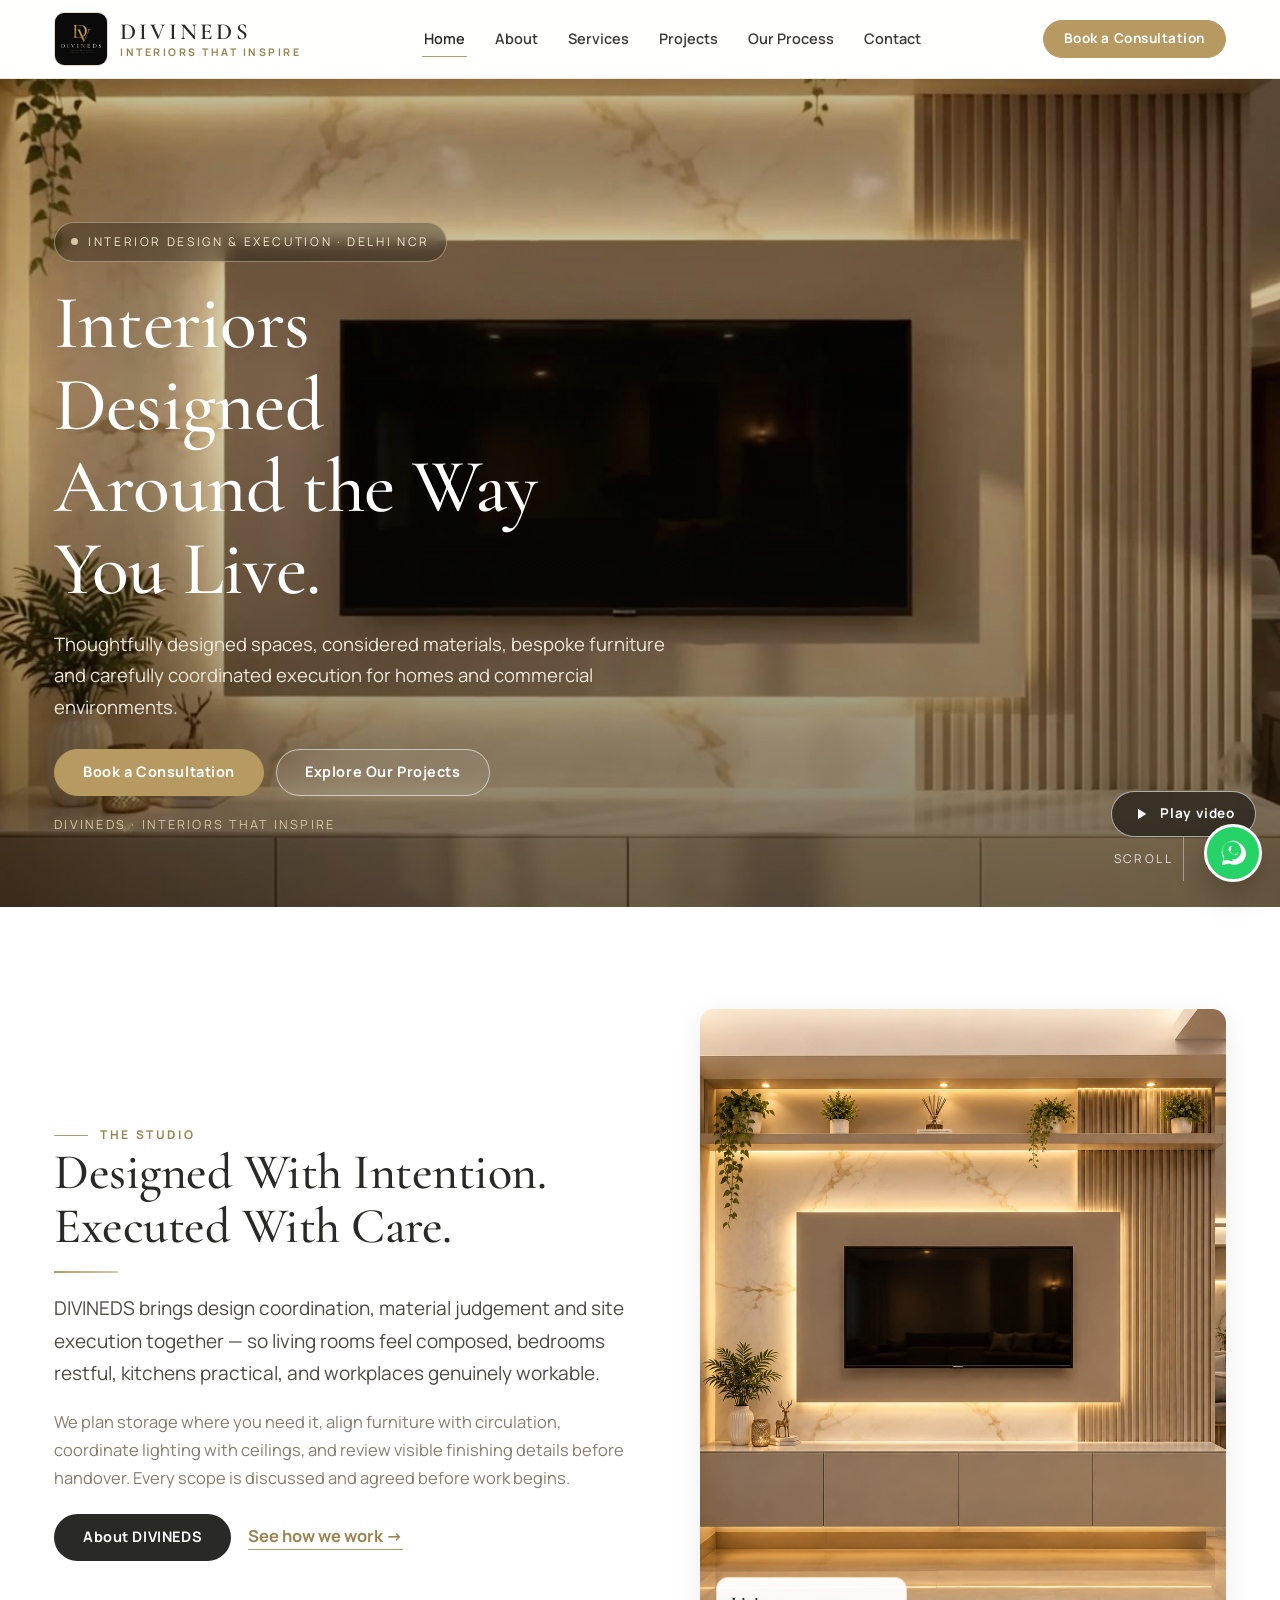
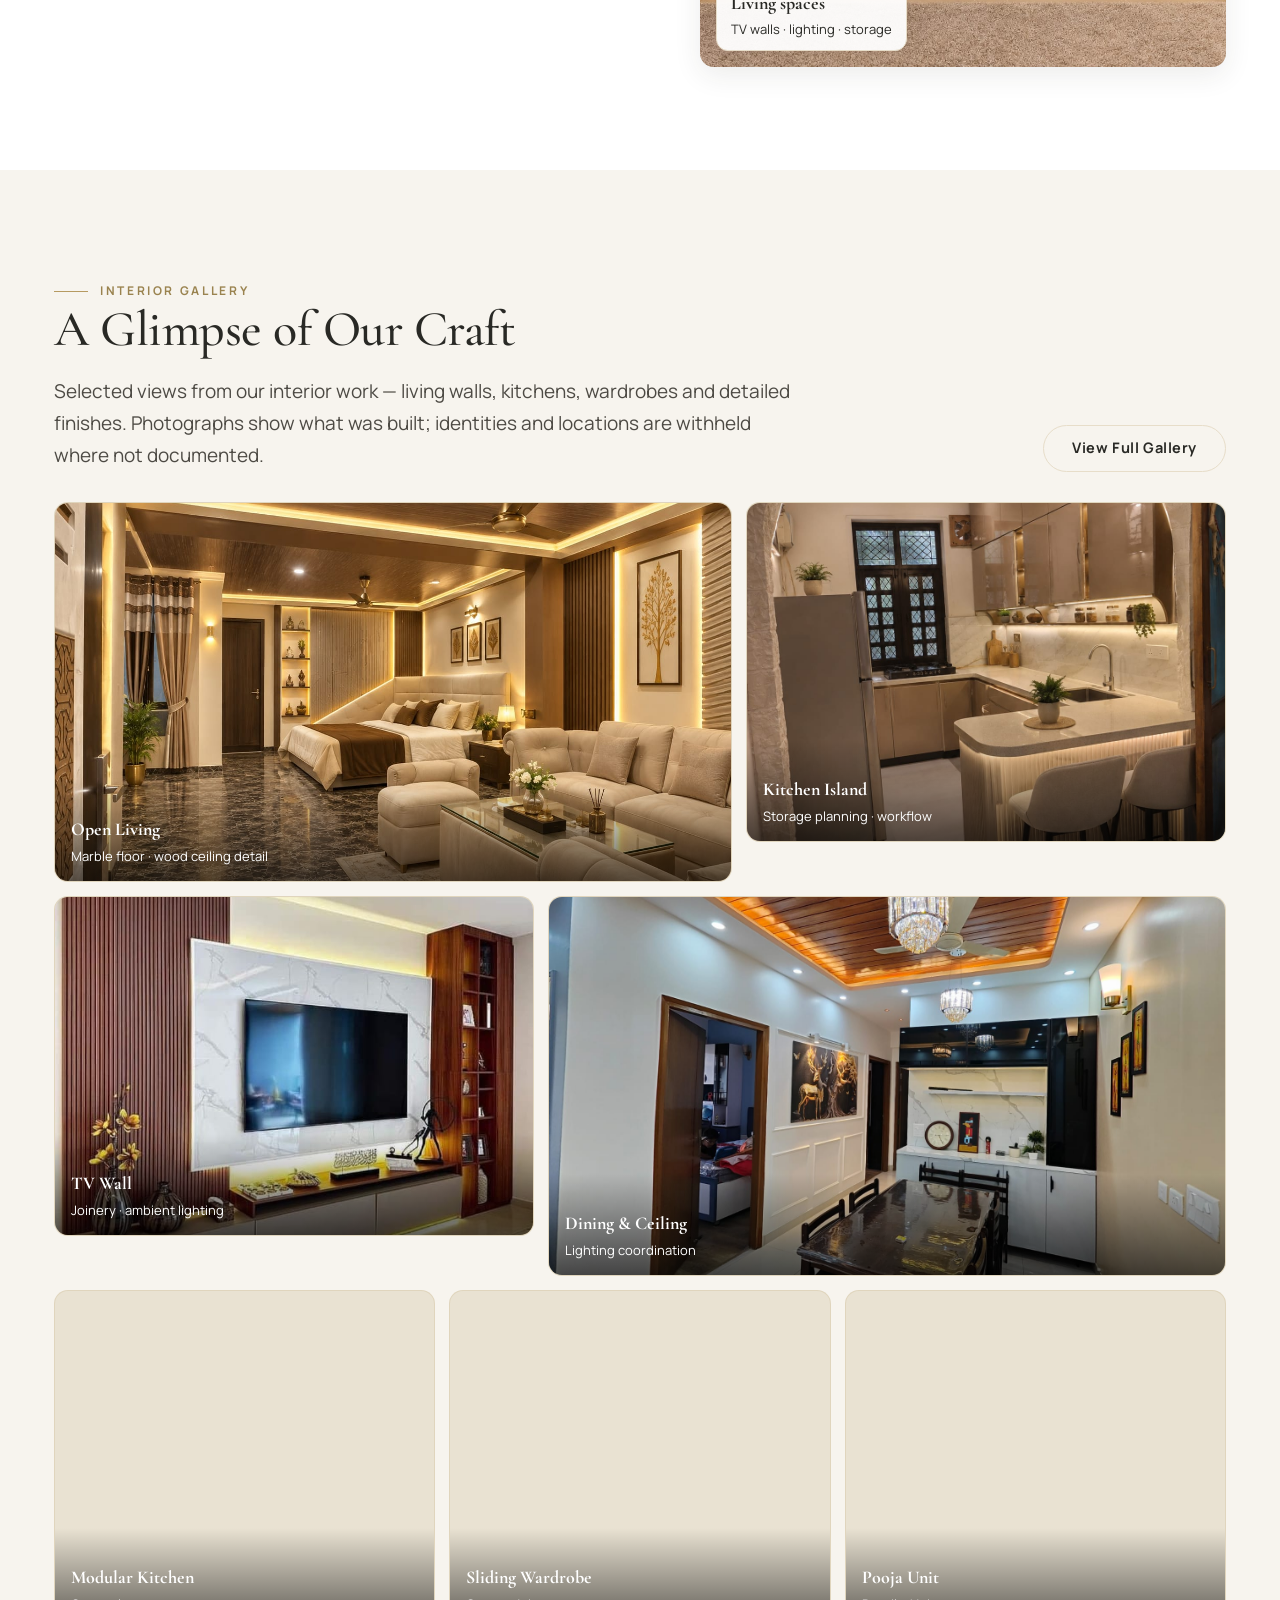
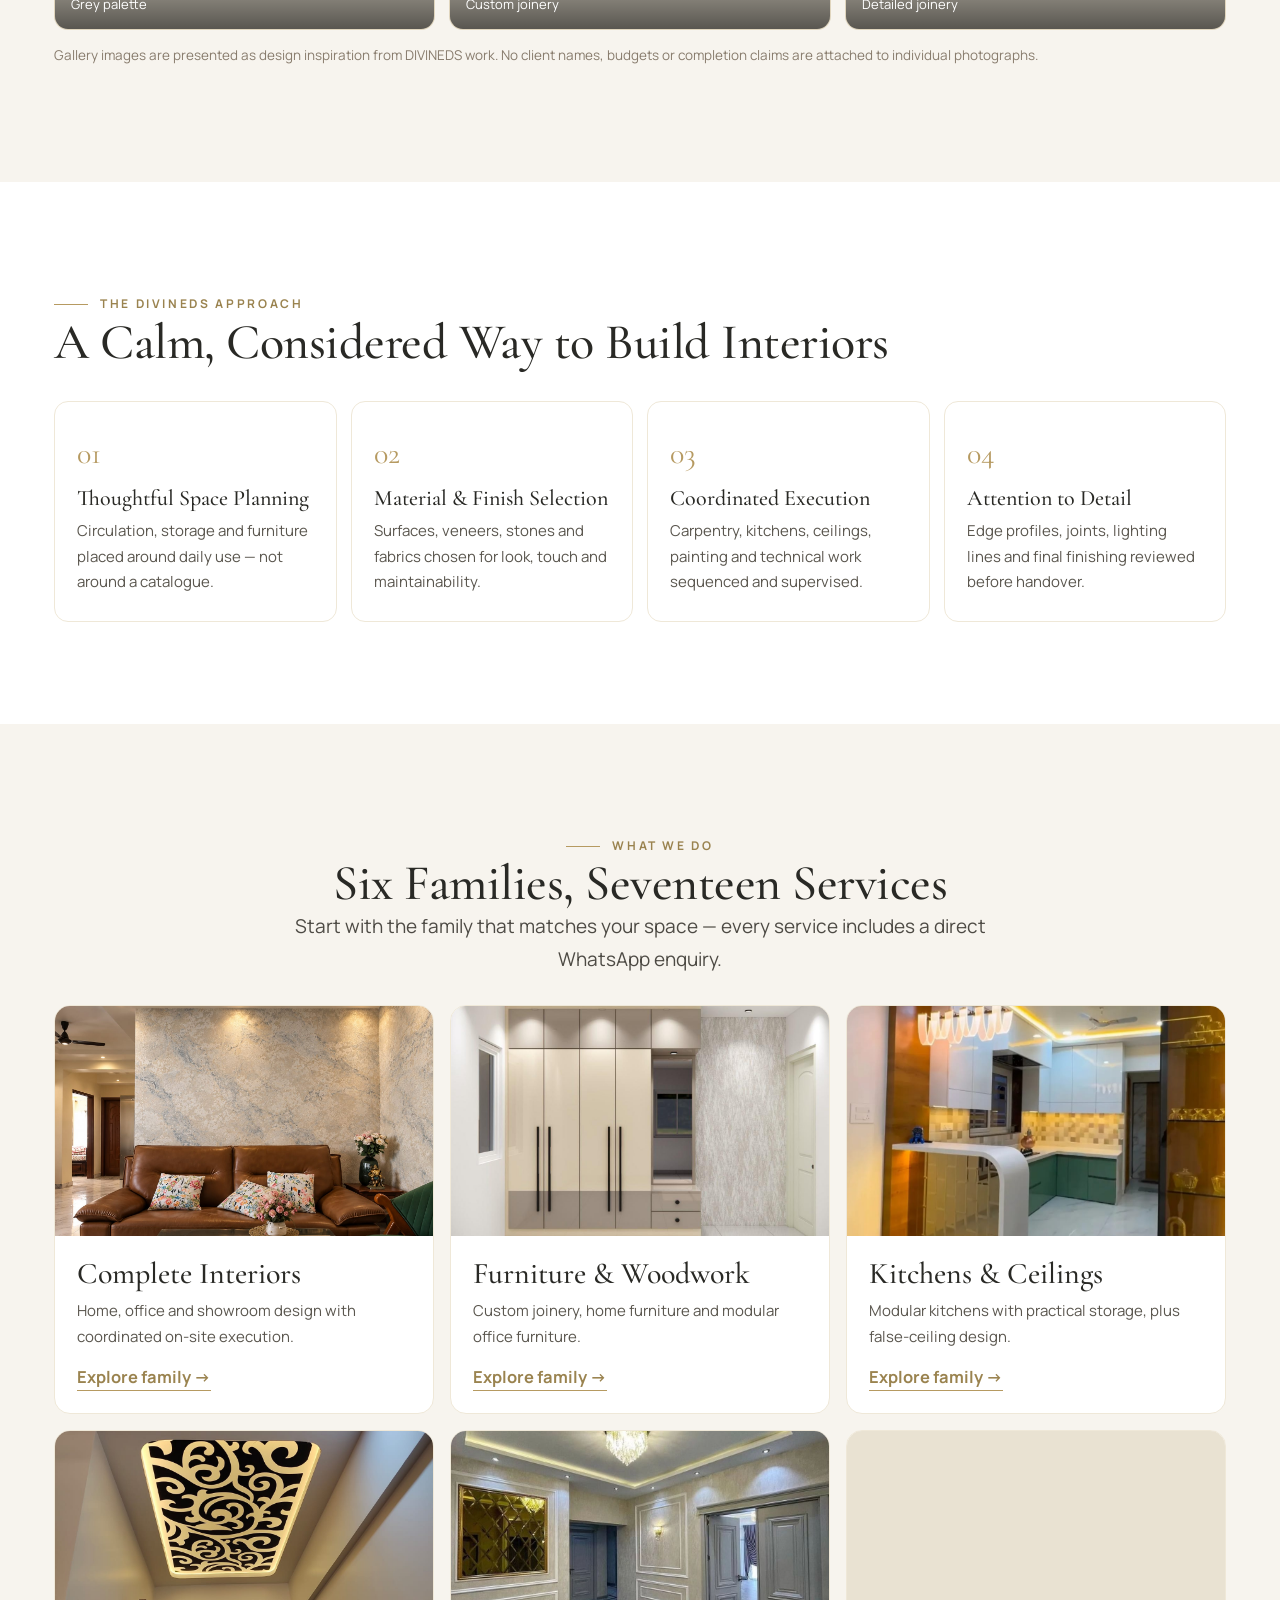
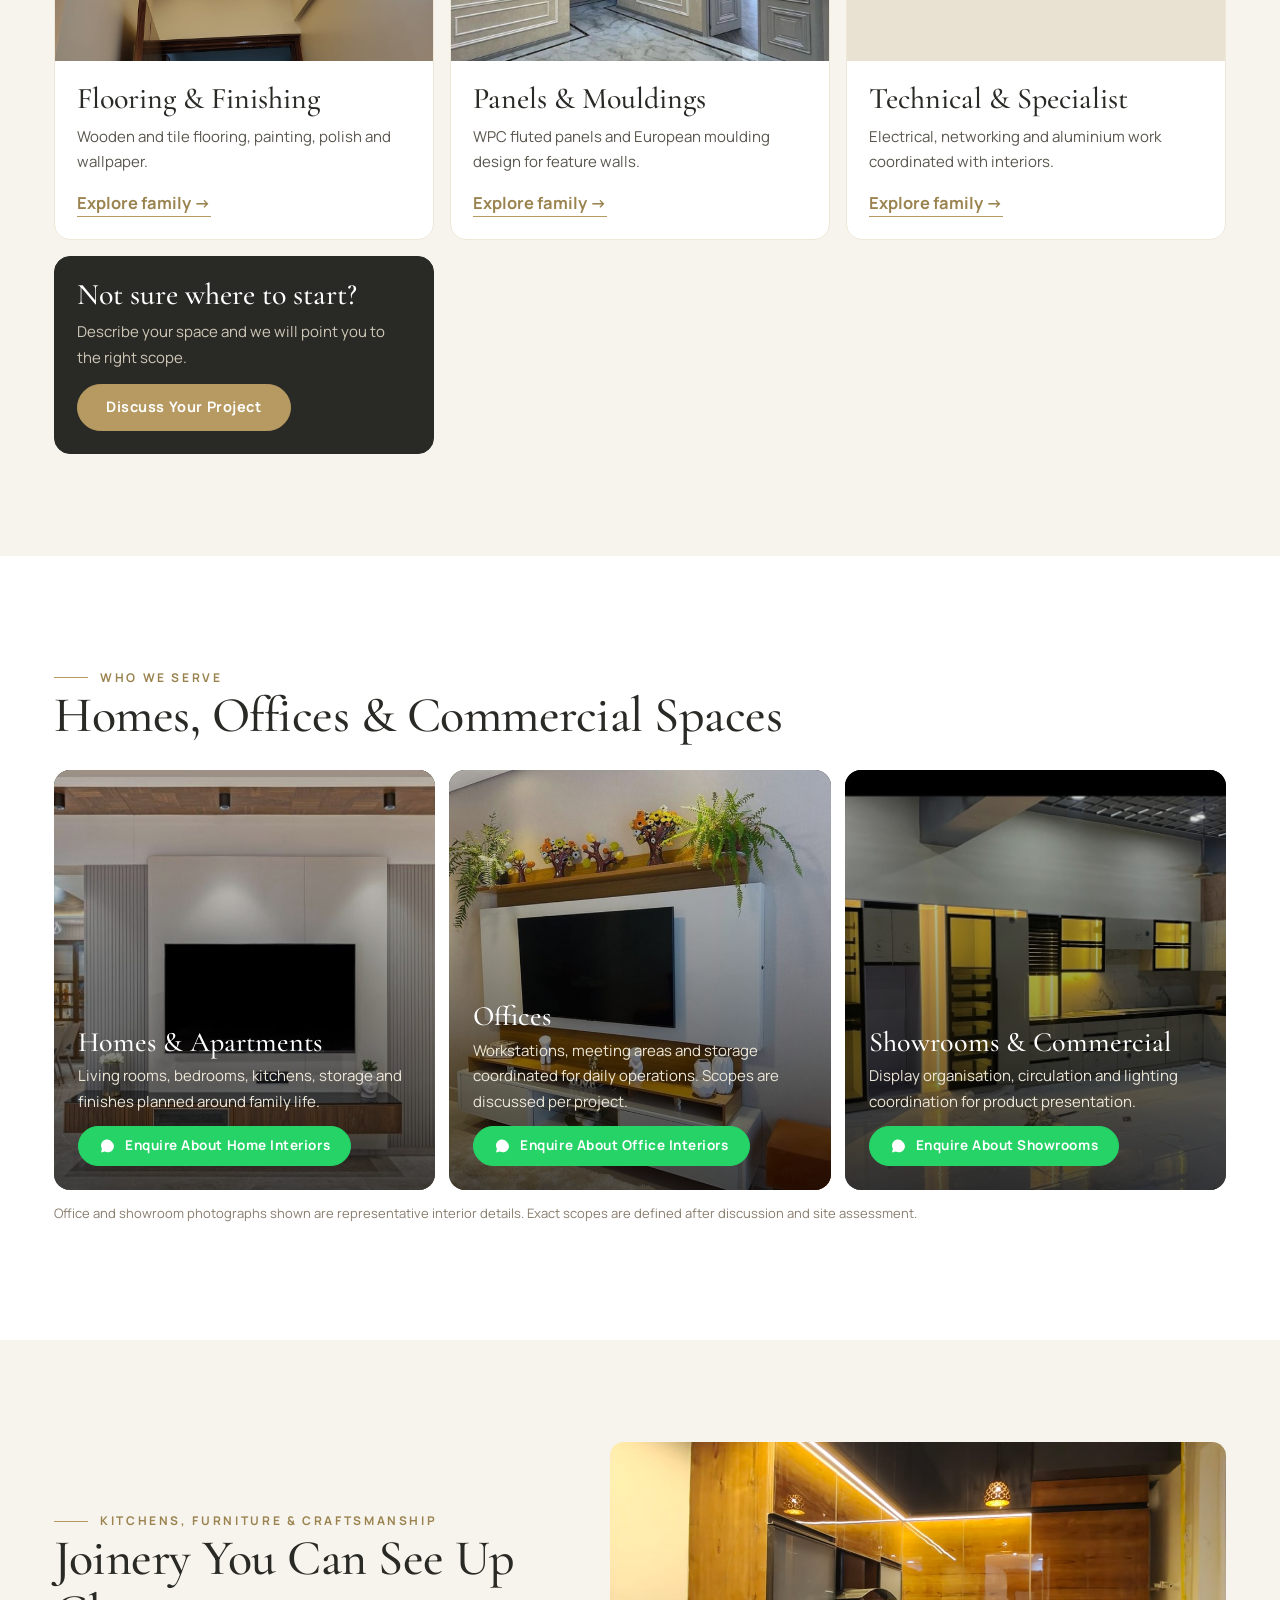
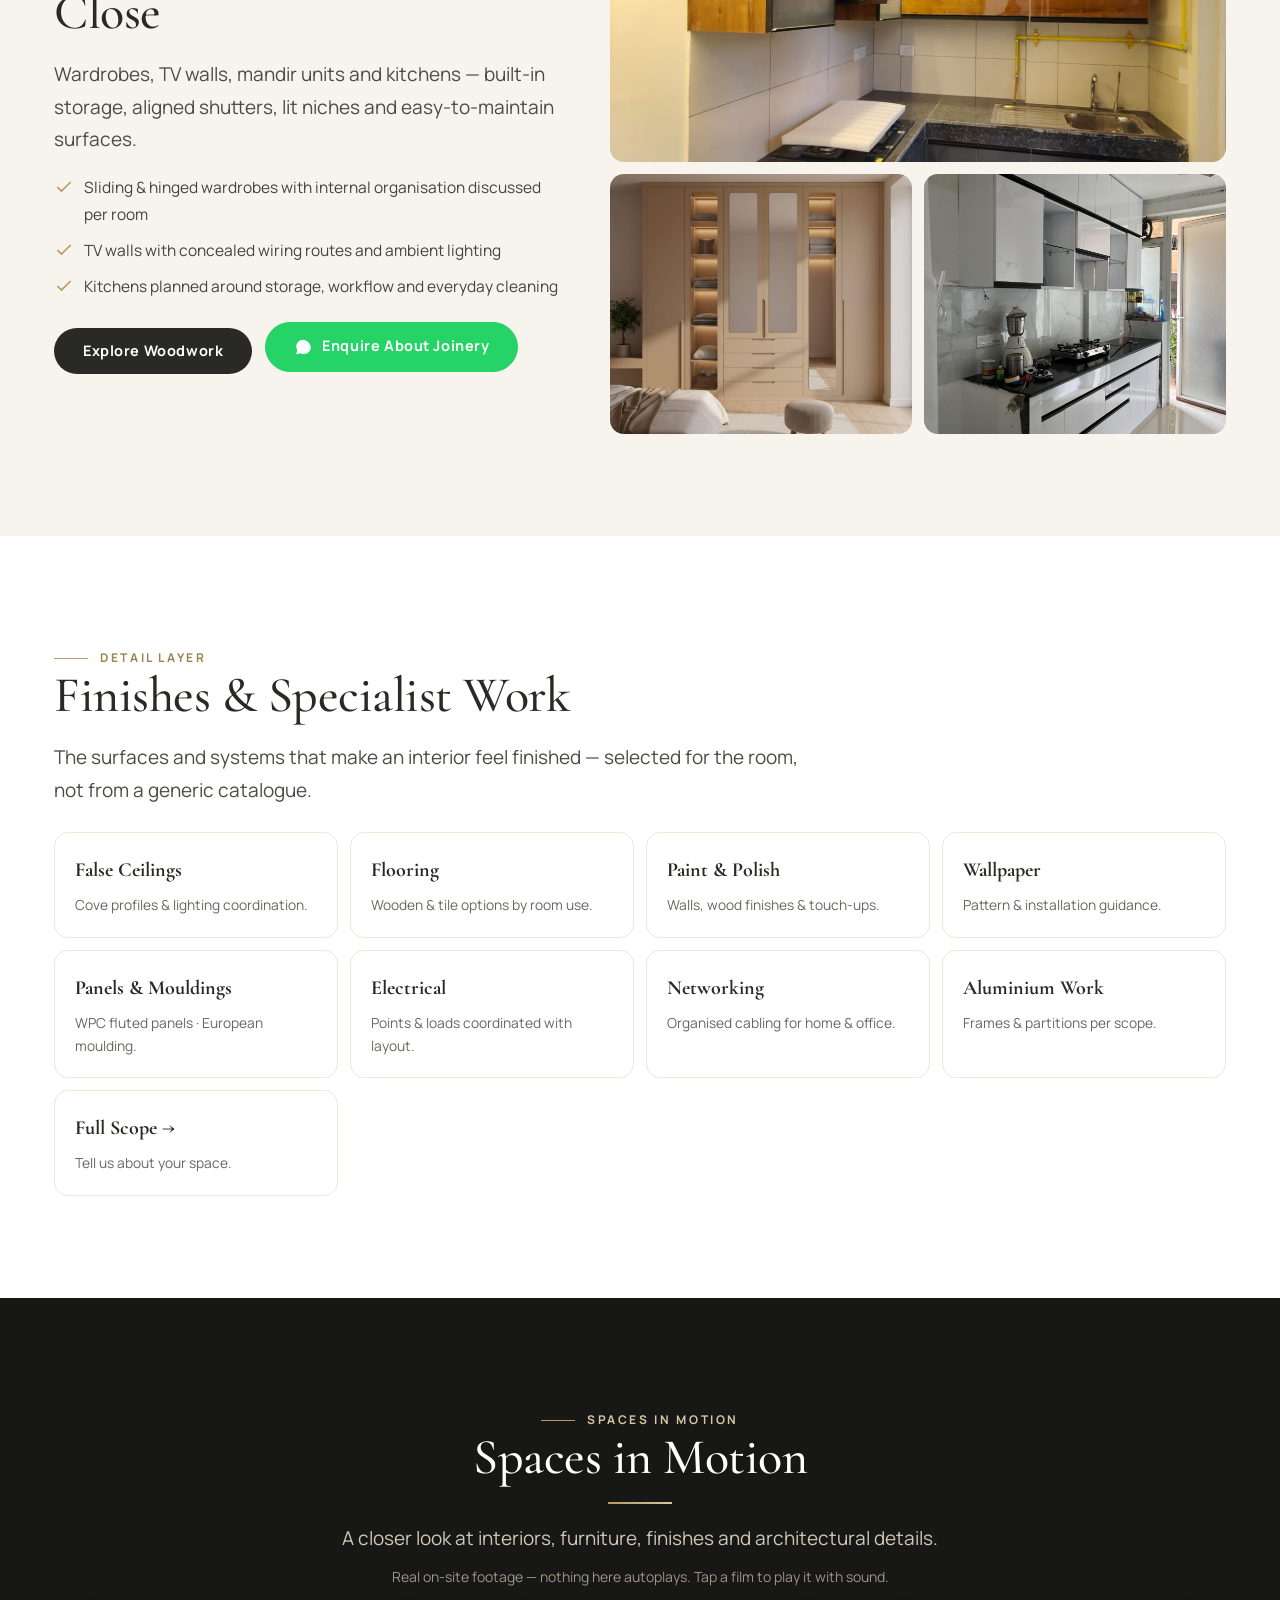
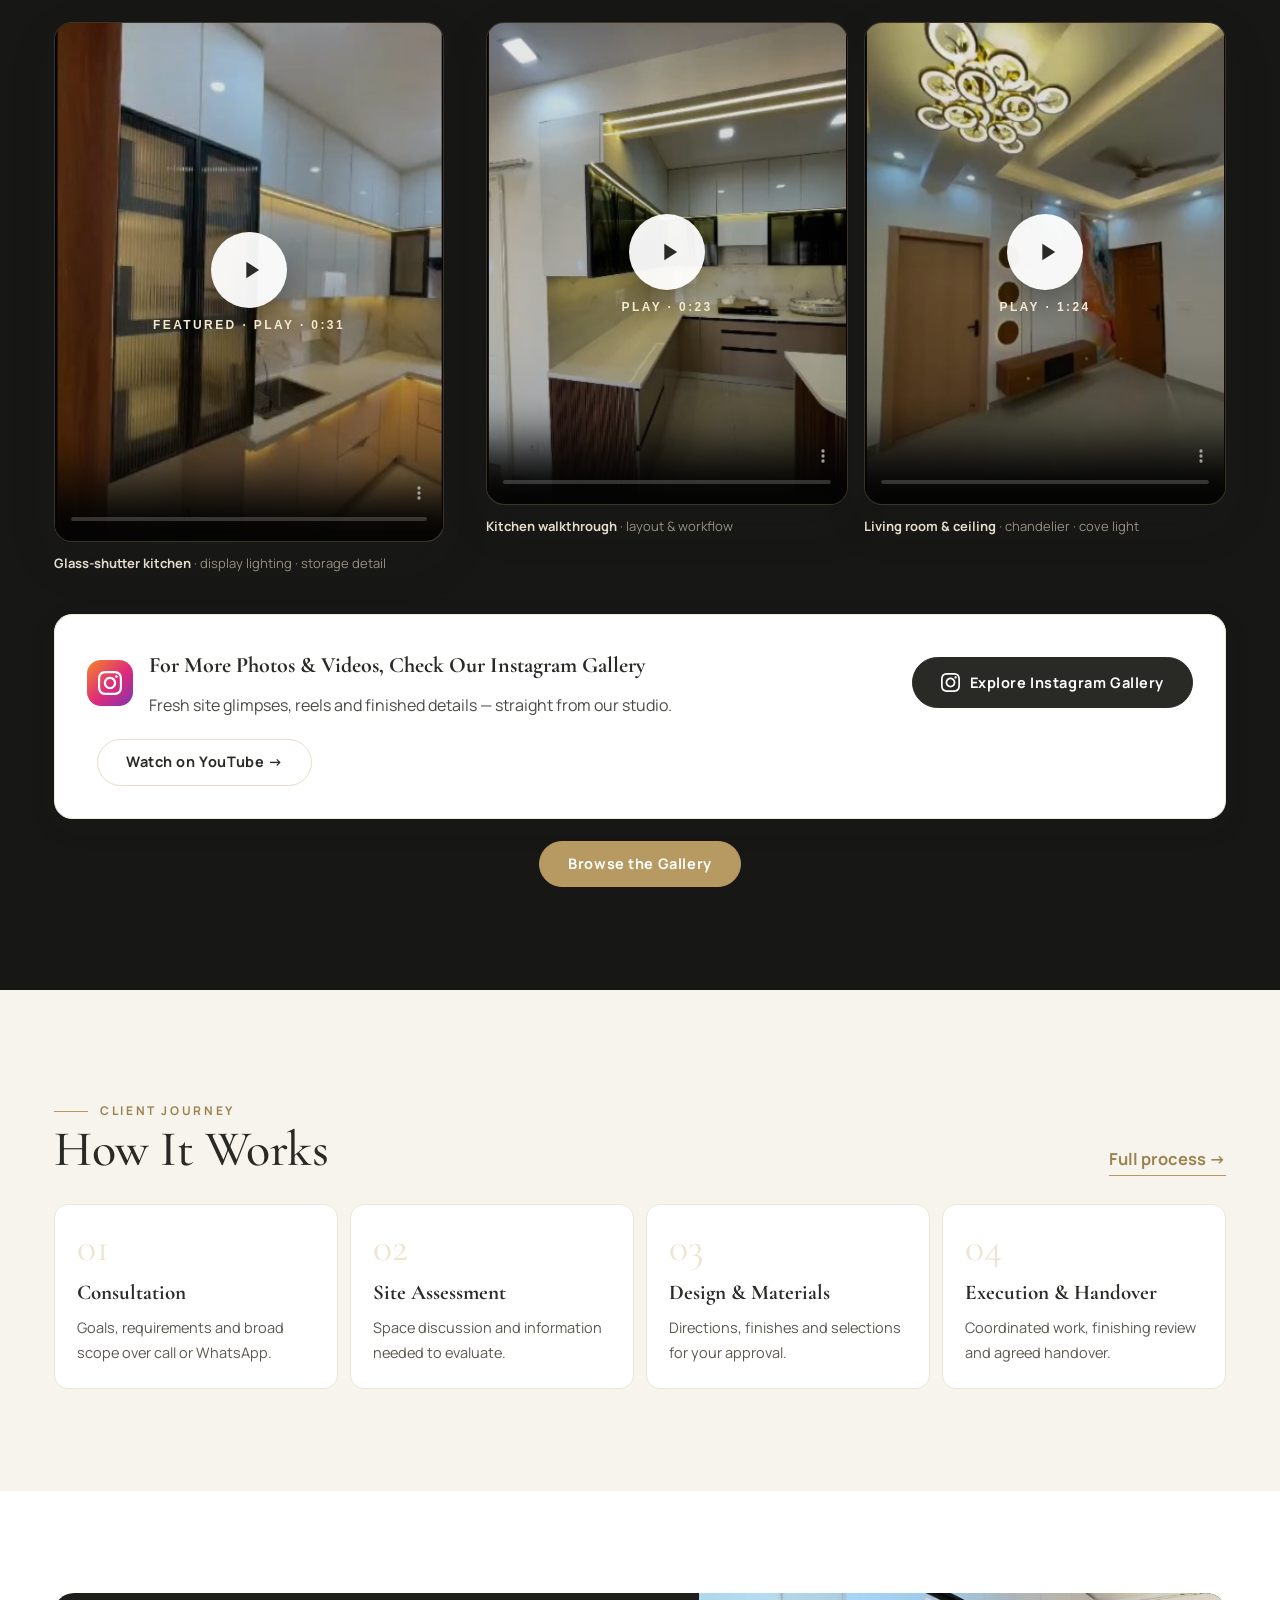
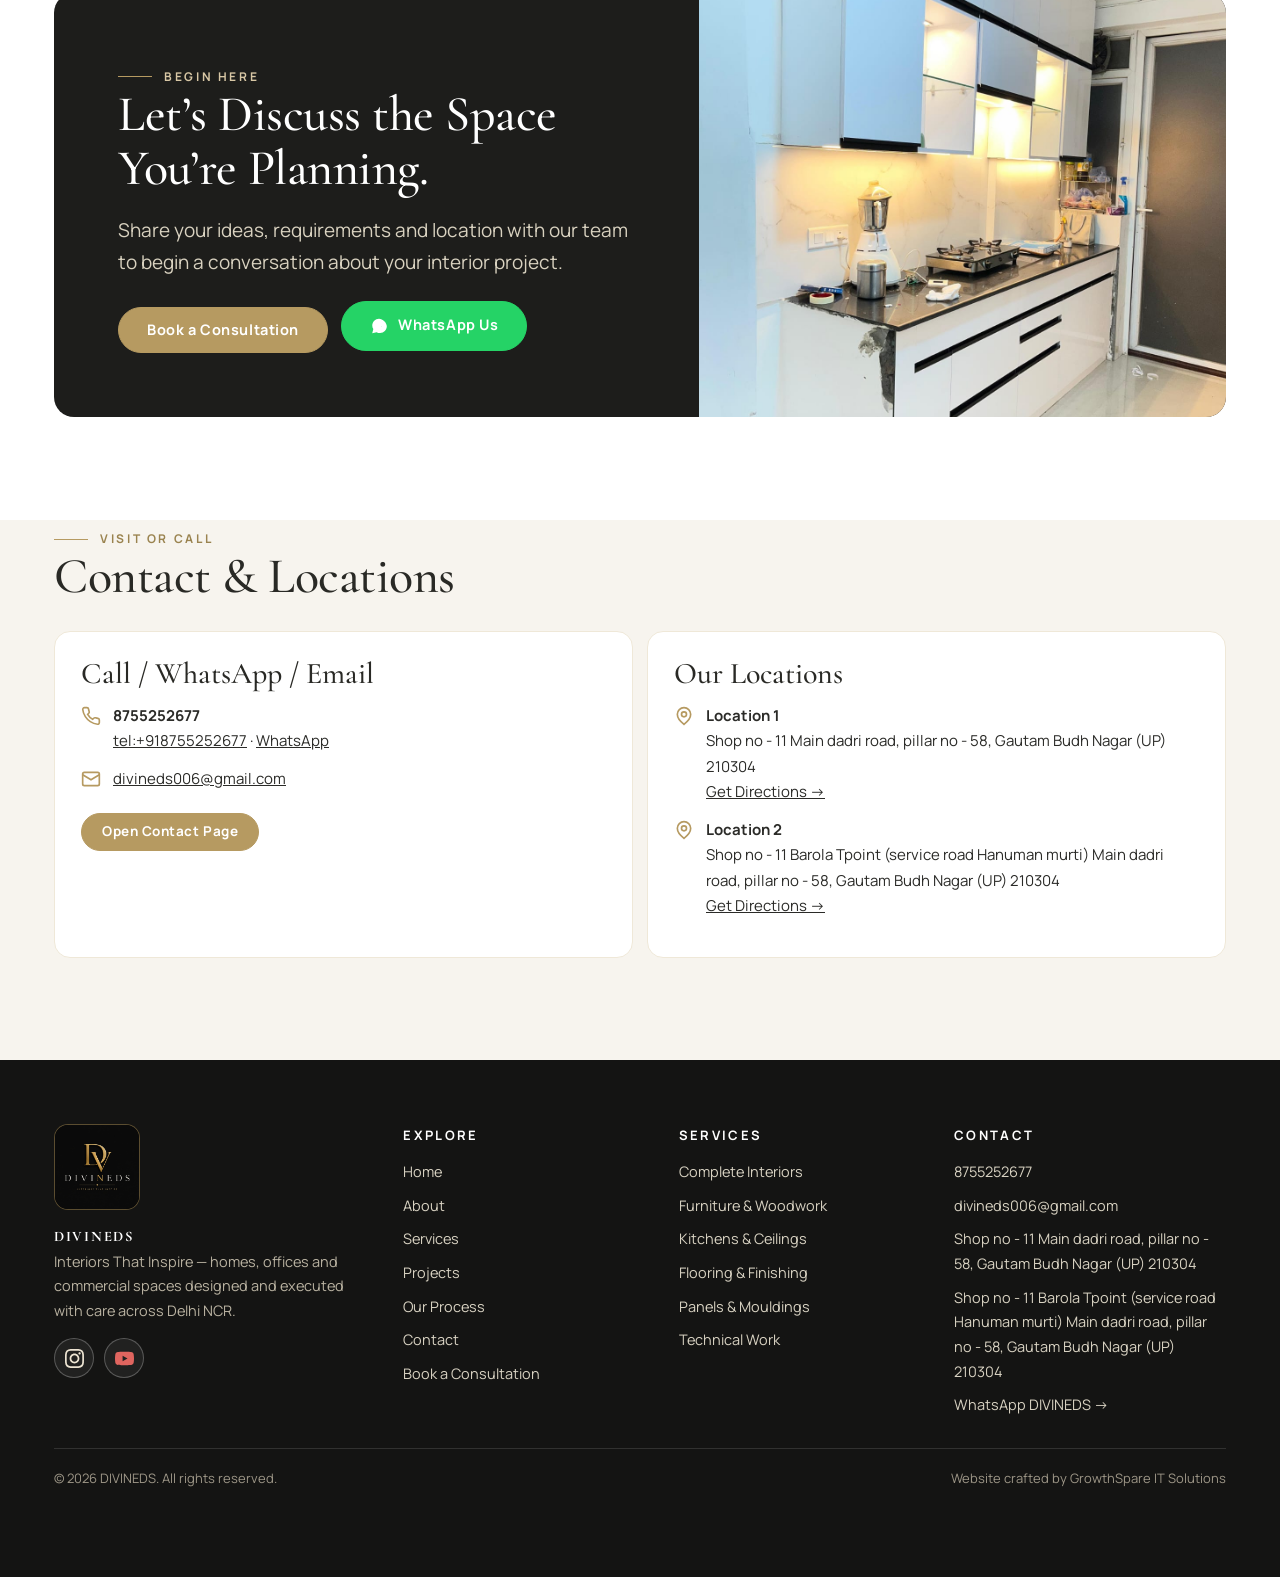
<file: index.html>
<!DOCTYPE html>
<html lang="en">
<head>
<meta charset="UTF-8">
<meta name="viewport" content="width=device-width, initial-scale=1.0">
<title>DIVINEDS — Interiors That Inspire | Luxury Home, Office & Showroom Interiors in Delhi NCR</title>
<meta name="description" content="DIVINEDS designs and executes refined homes, offices and showrooms across Delhi NCR — modular kitchens, custom woodwork, furniture, WPC fluted panels, European moulding design, flooring, ceilings, finishes and coordinated technical work. Interior design in Noida Sectors 75–79, Greater Noida and Delhi NCR. Book a consultation.">
<meta name="theme-color" content="#F7F4EE">
<link rel="icon" type="image/jpeg" href="logo.jpg">
<link rel="preconnect" href="https://fonts.googleapis.com">
<link rel="preconnect" href="https://fonts.gstatic.com" crossorigin>
<link href="https://fonts.googleapis.com/css2?family=Cormorant+Garamond:wght@400;500;600&family=Manrope:wght@400;500;600;700;800&display=swap" rel="stylesheet">
<link rel="stylesheet" href="css/styles.css">
<noscript><style>.reveal{opacity:1!important;transform:none!important}.mobile-menu{display:block}.menu-btn{display:none}</style></noscript>
<meta property="og:type" content="website">
<link rel="canonical" href="https://divineds.com/">
<meta property="og:url" content="https://divineds.com/">
<meta property="og:title" content="DIVINEDS — Interiors That Inspire">
<meta property="og:description" content="Thoughtfully designed spaces, considered materials, bespoke furniture and carefully coordinated execution for homes and commercial environments in Delhi NCR.">
<meta property="og:image" content="https://divineds.com/logo.jpg">
<script type="application/ld+json">
{"@context":"https://schema.org","@type":"HomeAndConstructionBusiness","name":"DIVINEDS","slogan":"Interiors That Inspire","telephone":"+91-8755252677","email":"divineds006@gmail.com","areaServed":["Delhi NCR","Greater Noida","Noida Sector 75","Noida Sector 76","Noida Sector 77","Noida Sector 78","Noida Sector 79"],"location":[{"@type":"Place","address":{"@type":"PostalAddress","streetAddress":"Shop no - 11 Main dadri road, pillar no - 58, Gautam Budh Nagar (UP) 210304","addressRegion":"Uttar Pradesh","addressCountry":"IN"}},{"@type":"Place","address":{"@type":"PostalAddress","streetAddress":"Shop no - 11 Barola Tpoint (service road Hanuman murti) Main dadri road, pillar no - 58, Gautam Budh Nagar (UP) 210304","addressRegion":"Uttar Pradesh","addressCountry":"IN"}}]}
</script>
</head>
<body>
<a class="skip" href="#main">Skip to content</a>
<header class="site-header">
  <div class="header-inner">
    <a class="brand" href="index.html" aria-label="DIVINEDS home">
      <img src="logo.jpg" alt="DIVINEDS — Interiors That Inspire logo" width="108" height="108" fetchpriority="high">
      <span class="brand-text"><strong>DIVINEDS</strong><span>Interiors That Inspire</span></span>
    </a>
    <nav class="nav-desktop" aria-label="Primary">
      <a href="index.html">Home</a><a href="about.html">About</a><a href="services.html">Services</a><a href="projects.html">Projects</a><a href="process.html">Our Process</a><a href="contact.html">Contact</a>
    </nav>
    <div class="header-cta">
      <a class="btn btn-gold btn-sm" data-wa-general="General Consultation" href="https://wa.me/918755252677">Book a Consultation</a>
      <button class="menu-btn" id="menuBtn" aria-expanded="false" aria-controls="mobileMenu" aria-label="Open menu"><svg viewBox="0 0 24 24" fill="none" stroke="currentColor" stroke-width="2"><path d="M3 6h18M3 12h18M3 18h18"/></svg></button>
    </div>
  </div>
  <nav class="mobile-menu" id="mobileMenu" aria-label="Mobile">
    <a href="index.html">Home</a><a href="about.html">About</a><a href="services.html">Services</a><a href="projects.html">Projects</a><a href="process.html">Our Process</a><a href="contact.html">Contact</a><a href="consultation.html" style="color:#9a834f">Book a Consultation →</a>
  </nav>
</header>

<main id="main">
<!-- 1 HERO -->
<section class="hero" id="heroSection" aria-label="Introduction">
  <div class="hero-fallback" id="heroFallback" style="background-image:url('herovideobanner-poster.jpg')" aria-hidden="true"></div>
  <video id="heroVideo" class="hero-video" autoplay muted loop playsinline preload="auto" poster="herovideobanner-poster.jpg" aria-hidden="true" disablepictureinpicture>
    <source src="herovideobanner-mobile.mp4" type="video/mp4" media="(max-width: 768px)">
    <source src="assets/herovideobanner.mp4" type="video/mp4">
  </video>
  <button id="heroPlay" class="hero-play" type="button" hidden aria-label="Play background video">
    <svg viewBox="0 0 24 24" aria-hidden="true"><path d="M8 5v14l11-7z"/></svg>
    <span>Play video</span>
  </button>
  <div class="hero-content">
    <span class="hero-badge"><i></i>Interior Design &amp; Execution · Delhi NCR</span>
    <h1 class="h-display">Interiors Designed Around the Way You Live.</h1>
    <p>Thoughtfully designed spaces, considered materials, bespoke furniture and carefully coordinated execution for homes and commercial environments.</p>
    <div class="hero-actions">
      <a class="btn btn-gold" data-wa-general="General Consultation" href="https://wa.me/918755252677">Book a Consultation</a>
      <a class="btn btn-outline" href="projects.html">Explore Our Projects</a>
    </div>
    <div class="hero-meta">DIVINEDS · Interiors That Inspire</div>
  </div>
  <div class="scroll-hint" aria-hidden="true">Scroll</div>
</section>

<!-- 2 BRAND INTRO -->
<section class="section section-white">
  <div class="wrap split">
    <div class="reveal">
      <span class="eyebrow">The Studio</span>
      <h2 class="h-section">Designed With Intention.<br>Executed With Care.</h2>
      <hr class="gold-rule">
      <p class="lead">DIVINEDS brings design coordination, material judgement and site execution together — so living rooms feel composed, bedrooms restful, kitchens practical, and workplaces genuinely workable.</p>
      <p class="muted">We plan storage where you need it, align furniture with circulation, coordinate lighting with ceilings, and review visible finishing details before handover. Every scope is discussed and agreed before work begins.</p>
      <div class="mt"><a class="btn btn-dark" href="about.html">About DIVINEDS</a> <a class="link-gold" href="process.html" style="margin-left:14px">See how we work →</a></div>
    </div>
    <div class="reveal">
      <div class="img-frame"><img class="img-tall" src="assets/WhatsApp Image 2026-10-11 at 1.36.36 AM (1).jpeg" alt="Backlit TV wall with marble-look panels, floating console and warm cove lighting in a living room" loading="lazy">
      <div class="img-badge"><strong>Living spaces</strong>TV walls · lighting · storage</div></div>
    </div>
  </div>
</section>

<!-- 3 FEATURED GALLERY -->
<section class="section section-ivory">
  <div class="wrap">
    <div class="reveal" style="display:flex;justify-content:space-between;align-items:end;gap:20px;flex-wrap:wrap">
      <div><span class="eyebrow">Interior Gallery</span>
      <h2 class="h-section">A Glimpse of Our Craft</h2>
      <p class="lead" style="margin-bottom:0">Selected views from our interior work — living walls, kitchens, wardrobes and detailed finishes. Photographs show what was built; identities and locations are withheld where not documented.</p></div>
      <a class="btn btn-ghost" href="projects.html">View Full Gallery</a>
    </div>
    <div class="ed-grid reveal" id="featuredGrid">
      <figure class="span7" data-title="Open-plan living and bedroom with marble flooring and warm wood ceiling"><img src="assets/WhatsApp Image 2026-10-11 at 1.36.37 AM (2).jpeg" alt="Open-plan luxury living room flowing into bedroom with marble floor and wood panel ceiling" loading="lazy"><figcaption><strong>Open Living</strong>Marble floor · wood ceiling detail</figcaption></figure>
      <figure class="span5" data-title="Modular kitchen with island counter and arch detail"><img src="assets/WhatsApp Image 2026-10-11 at 1.36.37 AM (1).jpeg" alt="Modular kitchen with island counter, bar stools and arched opening" loading="lazy"><figcaption><strong>Kitchen Island</strong>Storage planning · workflow</figcaption></figure>
      <figure class="span5" data-title="TV wall with wood slats and backlit marble panel"><img src="assets/WhatsApp Image 2026-10-11 at 1.36.53 AM (1).jpeg" alt="TV wall with vertical wood slats, backlit marble panel and floating console" loading="lazy"><figcaption><strong>TV Wall</strong>Joinery · ambient lighting</figcaption></figure>
      <figure class="span7" data-title="Dining hall with wood-panel ceiling and cove lighting"><img src="assets/WhatsApp Image 2026-10-11 at 1.36.38 AM.jpeg" alt="Dining room with wood panel ceiling, cove lighting and dark dining set" loading="lazy"><figcaption><strong>Dining &amp; Ceiling</strong>Lighting coordination</figcaption></figure>
      <figure class="span4" data-title="Grey L-shaped modular kitchen with marble backsplash"><img src="assets/WhatsApp Image 2026-10-11 at 1.36.48 AM (1).jpeg" alt="Grey L-shaped modular kitchen with marble backsplash and tall storage" loading="lazy"><figcaption><strong>Modular Kitchen</strong>Grey palette</figcaption></figure>
      <figure class="span4" data-title="Sliding wardrobe with glass and wood finish"><img src="assets/WhatsApp Image 2026-10-11 at 1.37.06 AM.jpeg" alt="Sliding wardrobe with tinted glass and wood finish" loading="lazy"><figcaption><strong>Sliding Wardrobe</strong>Custom joinery</figcaption></figure>
      <figure class="span4" data-title="Backlit pooja unit with carved screen"><img src="assets/WhatsApp Image 2026-10-11 at 1.36.38 AM (1).jpeg" alt="Backlit pooja mandir unit with carved jali screen" loading="lazy"><figcaption><strong>Pooja Unit</strong>Detailed joinery</figcaption></figure>
    </div>
    <p class="muted reveal" style="font-size:13.5px;margin-top:14px">Gallery images are presented as design inspiration from DIVINEDS work. No client names, budgets or completion claims are attached to individual photographs.</p>
  </div>
</section>

<!-- 4 APPROACH -->
<section class="section section-white">
  <div class="wrap">
    <div class="reveal"><span class="eyebrow">The DIVINEDS Approach</span>
    <h2 class="h-section">A Calm, Considered Way to Build Interiors</h2></div>
    <div class="principles">
      <div class="principle reveal"><span class="num">01</span><h3>Thoughtful Space Planning</h3><p>Circulation, storage and furniture placed around daily use — not around a catalogue.</p></div>
      <div class="principle reveal"><span class="num">02</span><h3>Material &amp; Finish Selection</h3><p>Surfaces, veneers, stones and fabrics chosen for look, touch and maintainability.</p></div>
      <div class="principle reveal"><span class="num">03</span><h3>Coordinated Execution</h3><p>Carpentry, kitchens, ceilings, painting and technical work sequenced and supervised.</p></div>
      <div class="principle reveal"><span class="num">04</span><h3>Attention to Detail</h3><p>Edge profiles, joints, lighting lines and final finishing reviewed before handover.</p></div>
    </div>
  </div>
</section>

<!-- 5 SERVICE FAMILIES -->
<section class="section section-ivory">
  <div class="wrap">
    <div class="reveal center"><span class="eyebrow" style="justify-content:center">What We Do</span>
    <h2 class="h-section">Six Families, Seventeen Services</h2>
    <p class="lead" style="margin:0 auto">Start with the family that matches your space — every service includes a direct WhatsApp enquiry.</p></div>
    <div class="families">
      <article class="family reveal"><div class="ph"><img src="assets/WhatsApp Image 2026-10-11 at 1.36.36 AM.jpeg" alt="Living room with leather sofa and stone accent wall" loading="lazy"></div><div class="bd"><h3 class="h-card">Complete Interiors</h3><p>Home, office and showroom design with coordinated on-site execution.</p><a class="link-gold" href="services.html#complete">Explore family →</a></div></article>
      <article class="family reveal"><div class="ph"><img src="assets/WhatsApp Image 2026-10-11 at 1.37.08 AM.jpeg" alt="Beige hinged wardrobe with illuminated side niches beside bed" loading="lazy"></div><div class="bd"><h3 class="h-card">Furniture &amp; Woodwork</h3><p>Custom joinery, home furniture and modular office furniture.</p><a class="link-gold" href="services.html#furniture">Explore family →</a></div></article>
      <article class="family reveal"><div class="ph"><img src="assets/WhatsApp Image 2026-10-11 at 1.36.47 AM (1).jpeg" alt="Modern kitchen with breakfast counter and glass partition" loading="lazy"></div><div class="bd"><h3 class="h-card">Kitchens &amp; Ceilings</h3><p>Modular kitchens with practical storage, plus false-ceiling design.</p><a class="link-gold" href="services.html#kitchens">Explore family →</a></div></article>
      <article class="family reveal"><div class="ph"><img src="assets/WhatsApp Image 2026-10-11 at 1.36.40 AM.jpeg" alt="Backlit geometric false-ceiling panel above staircase" loading="lazy"></div><div class="bd"><h3 class="h-card">Flooring &amp; Finishing</h3><p>Wooden and tile flooring, painting, polish and wallpaper.</p><a class="link-gold" href="services.html#finishing">Explore family →</a></div></article>
      <article class="family reveal"><div class="ph"><img src="assets/new 2.jpeg" alt="Foyer with European-style wall moulding panels and marble floor" loading="lazy"></div><div class="bd"><h3 class="h-card">Panels &amp; Mouldings</h3><p>WPC fluted panels and European moulding design for feature walls.</p><a class="link-gold" href="services.html#panels">Explore family →</a></div></article>
      <article class="family reveal"><div class="ph"><img src="assets/WhatsApp Image 2026-10-11 at 1.36.39 AM (1).jpeg" alt="Entrance doors with wood finish and inlay detailing" loading="lazy"></div><div class="bd"><h3 class="h-card">Technical &amp; Specialist</h3><p>Electrical, networking and aluminium work coordinated with interiors.</p><a class="link-gold" href="services.html#technical">Explore family →</a></div></article>
      <article class="family reveal" style="justify-content:center;background:var(--charcoal);color:#fff;border-color:var(--charcoal)"><div class="bd"><h3 class="h-card" style="color:#fff">Not sure where to start?</h3><p style="color:#CFC8B8">Describe your space and we will point you to the right scope.</p><a class="btn btn-gold" data-service="General Consultation" href="https://wa.me/918755252677">Discuss Your Project</a></div></article>
    </div>
  </div>
</section>

<!-- 6 RESIDENTIAL / COMMERCIAL -->
<section class="section section-white">
  <div class="wrap">
    <div class="reveal"><span class="eyebrow">Who We Serve</span><h2 class="h-section">Homes, Offices &amp; Commercial Spaces</h2></div>
    <div class="sol-grid">
      <div class="sol reveal"><img src="assets/WhatsApp Image 2026-10-11 at 1.36.53 AM.jpeg" alt="Warm living room TV wall with marble panels and cove lighting" loading="lazy"><div><h3>Homes &amp; Apartments</h3><p>Living rooms, bedrooms, kitchens, storage and finishes planned around family life.</p><a class="btn btn-wa btn-sm" data-service="Home Interior Design and Execution" href="https://wa.me/918755252677">Enquire About Home Interiors</a></div></div>
      <div class="sol reveal"><img src="assets/WhatsApp Image 2026-10-11 at 1.36.58 AM.jpeg" alt="Compact study desk with storage beside TV unit" loading="lazy"><div><h3>Offices</h3><p>Workstations, meeting areas and storage coordinated for daily operations. Scopes are discussed per project.</p><a class="btn btn-wa btn-sm" data-service="Office Interior Design and Execution" href="https://wa.me/918755252677">Enquire About Office Interiors</a></div></div>
      <div class="sol reveal"><img src="assets/WhatsApp Image 2026-10-11 at 1.36.51 AM.jpeg" alt="Premium kitchen with glass shutters and warm display lighting" loading="lazy"><div><h3>Showrooms &amp; Commercial</h3><p>Display organisation, circulation and lighting coordination for product presentation.</p><a class="btn btn-wa btn-sm" data-service="Showroom Interiors" href="https://wa.me/918755252677">Enquire About Showrooms</a></div></div>
    </div>
    <p class="muted" style="font-size:13px;margin-top:12px">Office and showroom photographs shown are representative interior details. Exact scopes are defined after discussion and site assessment.</p>
  </div>
</section>

<!-- 7 KITCHENS & CRAFT -->
<section class="section section-ivory">
  <div class="wrap craft">
    <div class="reveal"><span class="eyebrow">Kitchens, Furniture &amp; Craftsmanship</span>
      <h2 class="h-section">Joinery You Can See Up Close</h2>
      <p class="lead">Wardrobes, TV walls, mandir units and kitchens — built-in storage, aligned shutters, lit niches and easy-to-maintain surfaces.</p>
      <ul class="checklist">
        <li><svg width="20" height="20" viewBox="0 0 24 24" fill="none" stroke="#B69A61" stroke-width="2"><path d="M20 6L9 17l-5-5"/></svg>Sliding &amp; hinged wardrobes with internal organisation discussed per room</li>
        <li><svg width="20" height="20" viewBox="0 0 24 24" fill="none" stroke="#B69A61" stroke-width="2"><path d="M20 6L9 17l-5-5"/></svg>TV walls with concealed wiring routes and ambient lighting</li>
        <li><svg width="20" height="20" viewBox="0 0 24 24" fill="none" stroke="#B69A61" stroke-width="2"><path d="M20 6L9 17l-5-5"/></svg>Kitchens planned around storage, workflow and everyday cleaning</li>
      </ul>
      <div class="mt"><a class="btn btn-dark" href="services.html#furniture">Explore Woodwork</a> <a class="btn btn-wa" data-service="Wooden Work and Custom Joinery" href="https://wa.me/918755252677" style="margin-left:10px">Enquire About Joinery</a></div>
    </div>
    <div class="craft-imgs reveal">
      <figure><img src="assets/WhatsApp Image 2026-10-11 at 1.36.51 AM (1).jpeg" alt="Modular kitchen with dark stone counter and tall storage" loading="lazy"></figure>
      <figure><img src="assets/WhatsApp Image 2026-10-11 at 1.37.02 AM (1).jpeg" alt="Full-height wardrobe with long handles in bedroom" loading="lazy"></figure>
      <figure><img src="assets/WhatsApp Image 2026-10-11 at 1.36.50 AM.jpeg" alt="White modular kitchen with tall unit and under-cabinet lighting" loading="lazy"></figure>
    </div>
  </div>
</section>

<!-- 8 FINISHES & SPECIALIST -->
<section class="section section-white">
  <div class="wrap">
    <div class="reveal"><span class="eyebrow">Detail Layer</span><h2 class="h-section">Finishes &amp; Specialist Work</h2>
    <p class="lead">The surfaces and systems that make an interior feel finished — selected for the room, not from a generic catalogue.</p></div>
    <div class="compact reveal">
      <a href="services.html#finishing"><h4>False Ceilings</h4><p>Cove profiles &amp; lighting coordination.</p></a>
      <a href="services.html#finishing"><h4>Flooring</h4><p>Wooden &amp; tile options by room use.</p></a>
      <a href="services.html#finishing"><h4>Paint &amp; Polish</h4><p>Walls, wood finishes &amp; touch-ups.</p></a>
      <a href="services.html#finishing"><h4>Wallpaper</h4><p>Pattern &amp; installation guidance.</p></a>
      <a href="services.html#panels"><h4>Panels &amp; Mouldings</h4><p>WPC fluted panels · European moulding.</p></a>
      <a href="services.html#technical"><h4>Electrical</h4><p>Points &amp; loads coordinated with layout.</p></a>
      <a href="services.html#technical"><h4>Networking</h4><p>Organised cabling for home &amp; office.</p></a>
      <a href="services.html#technical"><h4>Aluminium Work</h4><p>Frames &amp; partitions per scope.</p></a>
      <a href="consultation.html"><h4>Full Scope →</h4><p>Tell us about your space.</p></a>
    </div>
  </div>
</section>

<!-- 8B SPACES IN MOTION — homepage video showcase (all suitable local films; hero stays primary) -->
<!-- Excluded from showcase (originals preserved in assets/): bathroom films (toilet prominent),
     black-frame film (defective), construction-site film, duplicate bytes, corridor film (subject already covered by photos) -->
<section class="section section-dark" id="films" style="background:#171715" aria-label="Video showcase">
  <div class="wrap">
    <div class="reveal center" style="max-width:760px;margin:0 auto">
      <span class="eyebrow" style="color:#D8C7A5;justify-content:center">Spaces in Motion</span>
      <h2 class="h-section">Spaces in Motion</h2>
      <hr class="gold-rule" style="margin-left:auto;margin-right:auto">
      <p class="lead" style="margin:0 auto">A closer look at interiors, furniture, finishes and architectural details.</p>
      <p class="muted" style="color:#9d9687;font-size:14px;margin-top:10px">Real on-site footage — nothing here autoplays. Tap a film to play it with sound.</p>
    </div>
    <div class="showcase-grid reveal">
      <div>
        <div class="film-card portrait" data-film>
          <video preload="none" playsinline controls poster="assets/posters/film-kitchen.jpg" aria-label="On-site film of a completed kitchen with glass shutters and display lighting">
            <source src="assets/WhatsApp Video 2026-10-11 at 1.36.42 AM (1).mp4" type="video/mp4">
          </video>
          <button class="film-play" aria-label="Play glass-shutter kitchen film"><span class="disc"><svg viewBox="0 0 24 24"><path d="M8 5v14l11-7z"/></svg></span><span class="lbl">Featured · Play · 0:31</span></button>
        </div>
        <p class="film-note" style="color:#9d9687"><strong style="color:#EDE4D2">Glass-shutter kitchen</strong> · display lighting · storage detail</p>
      </div>
      <div>
        <div class="film-card portrait" data-film>
          <video preload="none" playsinline controls poster="assets/posters/film-kitchen-walkthrough.jpg" aria-label="On-site walkthrough of a completed modular kitchen">
            <source src="assets/WhatsApp Video 2026-10-11 at 1.36.35 AM.mp4" type="video/mp4">
          </video>
          <button class="film-play" aria-label="Play modular kitchen walkthrough film"><span class="disc"><svg viewBox="0 0 24 24"><path d="M8 5v14l11-7z"/></svg></span><span class="lbl">Play · 0:23</span></button>
        </div>
        <p class="film-note" style="color:#9d9687"><strong style="color:#EDE4D2">Kitchen walkthrough</strong> · layout &amp; workflow</p>
      </div>
      <div>
        <div class="film-card portrait" data-film>
          <video preload="none" playsinline controls poster="assets/posters/film-living-ceiling.jpg" aria-label="On-site film of a living room with chandelier and cove ceiling lighting">
            <source src="assets/WhatsApp Video 2026-10-11 at 1.36.42 AM.mp4" type="video/mp4">
          </video>
          <button class="film-play" aria-label="Play living room and ceiling lighting film"><span class="disc"><svg viewBox="0 0 24 24"><path d="M8 5v14l11-7z"/></svg></span><span class="lbl">Play · 1:24</span></button>
        </div>
        <p class="film-note" style="color:#9d9687"><strong style="color:#EDE4D2">Living room &amp; ceiling</strong> · chandelier · cove light</p>
      </div>
    </div>
    <div class="insta-cta reveal">
      <div style="display:flex;gap:16px;align-items:center">
        <span class="insta-icon-badge" aria-hidden="true"><svg viewBox="0 0 24 24"><path d="M12 2.163c3.204 0 3.584.012 4.85.07 3.252.148 4.771 1.691 4.919 4.919.058 1.265.069 1.645.069 4.849 0 3.205-.012 3.584-.069 4.849-.149 3.225-1.664 4.771-4.919 4.919-1.266.058-1.644.07-4.85.07-3.204 0-3.584-.012-4.849-.07-3.26-.149-4.771-1.699-4.919-4.92-.058-1.265-.07-1.644-.07-4.849 0-3.204.013-3.583.07-4.849.149-3.227 1.664-4.771 4.919-4.919 1.266-.057 1.645-.069 4.849-.069zm0-2.163c-3.259 0-3.667.014-4.947.072-4.358.2-6.78 2.618-6.98 6.98-.059 1.281-.073 1.689-.073 4.948 0 3.259.014 3.668.072 4.948.2 4.358 2.618 6.78 6.98 6.98 1.281.058 1.689.072 4.948.072 3.259 0 3.668-.014 4.948-.072 4.354-.2 6.782-2.618 6.979-6.98.059-1.28.073-1.689.073-4.948 0-3.259-.014-3.667-.072-4.947-.196-4.354-2.617-6.78-6.979-6.98-1.281-.059-1.69-.073-4.949-.073zm0 5.838c-3.403 0-6.162 2.759-6.162 6.162s2.759 6.163 6.162 6.163 6.162-2.759 6.162-6.163c0-3.403-2.759-6.162-6.162-6.162zm0 10.162c-2.209 0-4-1.79-4-4 0-2.209 1.791-4 4-4s4 1.791 4 4c0 2.21-1.791 4-4 4zm6.406-11.845c-.796 0-1.441.645-1.441 1.44s.645 1.44 1.441 1.44c.795 0 1.439-.645 1.439-1.44s-.644-1.44-1.439-1.44z"/></svg></span>
        <div class="txt"><strong style="font-family:var(--font-serif);font-size:22px;color:var(--charcoal)">For More Photos &amp; Videos, Check Our Instagram Gallery</strong>
        <p>Fresh site glimpses, reels and finished details — straight from our studio.</p></div>
      </div>
      <a class="btn btn-insta" href="https://www.instagram.com/divineds_interior22?utm_source=ig_web_button_share_sheet&mdxt=ZDNlZDc0MzIxNw==" target="_blank" rel="noopener noreferrer" aria-label="Visit DIVINEDS on Instagram"><svg viewBox="0 0 24 24" aria-hidden="true"><path d="M12 2.163c3.204 0 3.584.012 4.85.07 3.252.148 4.771 1.691 4.919 4.919.058 1.265.069 1.645.069 4.849 0 3.205-.012 3.584-.069 4.849-.149 3.225-1.664 4.771-4.919 4.919-1.266.058-1.644.07-4.85.07-3.204 0-3.584-.012-4.849-.07-3.26-.149-4.771-1.699-4.919-4.92-.058-1.265-.07-1.644-.07-4.849 0-3.204.013-3.583.07-4.849.149-3.227 1.664-4.771 4.919-4.919 1.266-.057 1.645-.069 4.849-.069zm0-2.163c-3.259 0-3.667.014-4.947.072-4.358.2-6.78 2.618-6.98 6.98-.059 1.281-.073 1.689-.073 4.948 0 3.259.014 3.668.072 4.948.2 4.358 2.618 6.78 6.98 6.98 1.281.058 1.689.072 4.948.072 3.259 0 3.668-.014 4.948-.072 4.354-.2 6.782-2.618 6.979-6.98.059-1.28.073-1.689.073-4.948 0-3.259-.014-3.667-.072-4.947-.196-4.354-2.617-6.78-6.979-6.98-1.281-.059-1.69-.073-4.949-.073zm0 5.838c-3.403 0-6.162 2.759-6.162 6.162s2.759 6.163 6.162 6.163 6.162-2.759 6.162-6.163c0-3.403-2.759-6.162-6.162-6.162zm0 10.162c-2.209 0-4-1.79-4-4 0-2.209 1.791-4 4-4s4 1.791 4 4c0 2.21-1.791 4-4 4zm6.406-11.845c-.796 0-1.441.645-1.441 1.44s.645 1.44 1.441 1.44c.795 0 1.439-.645 1.439-1.44s-.644-1.44-1.439-1.44z"/></svg>Explore Instagram Gallery</a>
      <a class="btn btn-ghost" href="https://youtube.com/@divinedsinterior?si=07XDv7aZhD7g5hRN" target="_blank" rel="noopener noreferrer" aria-label="Visit DIVINEDS on YouTube" style="margin-left:10px">Watch on YouTube →</a>
    </div>
    <div class="mt center"><a class="btn btn-gold" href="projects.html">Browse the Gallery</a></div>
  </div>
</section>

<!-- 9 HOW IT WORKS -->
<section class="section section-ivory">
  <div class="wrap">
    <div class="reveal" style="display:flex;justify-content:space-between;align-items:end;gap:16px;flex-wrap:wrap"><div><span class="eyebrow">Client Journey</span><h2 class="h-section">How It Works</h2></div><a class="link-gold" href="process.html">Full process →</a></div>
    <div class="timeline">
      <div class="t-step reveal" data-n="01"><h4>Consultation</h4><p>Goals, requirements and broad scope over call or WhatsApp.</p></div>
      <div class="t-step reveal" data-n="02"><h4>Site Assessment</h4><p>Space discussion and information needed to evaluate.</p></div>
      <div class="t-step reveal" data-n="03"><h4>Design &amp; Materials</h4><p>Directions, finishes and selections for your approval.</p></div>
      <div class="t-step reveal" data-n="04"><h4>Execution &amp; Handover</h4><p>Coordinated work, finishing review and agreed handover.</p></div>
    </div>
  </div>
</section>

<!-- 10 CTA -->
<section class="section section-white">
  <div class="wrap">
    <div class="cta-band reveal">
      <div class="txt"><span class="eyebrow" style="color:#D8C7A5">Begin Here</span>
        <h2 class="h-section">Let’s Discuss the Space You’re Planning.</h2>
        <p class="lead">Share your ideas, requirements and location with our team to begin a conversation about your interior project.</p>
        <div class="mt"><a class="btn btn-gold" href="consultation.html">Book a Consultation</a> <a class="btn btn-wa" data-service="Project Enquiry" href="https://wa.me/918755252677" style="margin-left:10px">WhatsApp Us</a></div>
      </div>
      <div class="ph"><img src="assets/WhatsApp Image 2026-10-11 at 1.36.48 AM.jpeg" alt="Bright modular kitchen with open shelves and warm lighting" loading="lazy"></div>
    </div>
  </div>
</section>

<!-- 11 CONTACT -->
<section class="section section-ivory" style="padding-top:0">
  <div class="wrap">
    <div class="reveal"><span class="eyebrow">Visit or Call</span><h2 class="h-section">Contact &amp; Locations</h2></div>
    <div class="contact-grid">
      <div class="c-card reveal"><h3 class="h-card">Call / WhatsApp / Email</h3>
        <div class="c-row"><svg width="20" height="20" viewBox="0 0 24 24" fill="none" stroke="#B69A61" stroke-width="2"><path d="M22 16.9v3a2 2 0 0 1-2.2 2 19.8 19.8 0 0 1-8.6-3.1 19.5 19.5 0 0 1-6-6A19.8 19.8 0 0 1 2.1 4.2 2 2 0 0 1 4.1 2h3a2 2 0 0 1 2 1.7c.1 1 .4 2 .7 2.9a2 2 0 0 1-.5 2.1L8 10a16 16 0 0 0 6 6l1.3-1.3a2 2 0 0 1 2.1-.5c.9.3 1.9.6 2.9.7a2 2 0 0 1 1.7 2z"/></svg><span><strong>8755252677</strong><br><a href="tel:+918755252677">tel:+918755252677</a> · <a data-wa-general="General Consultation" href="https://wa.me/918755252677">WhatsApp</a></span></div>
        <div class="c-row"><svg width="20" height="20" viewBox="0 0 24 24" fill="none" stroke="#B69A61" stroke-width="2"><rect x="2" y="4" width="20" height="16" rx="2"/><path d="m22 7-10 6L2 7"/></svg><span><a href="mailto:divineds006@gmail.com">divineds006@gmail.com</a></span></div>
        <div class="mt"><a class="btn btn-gold btn-sm" href="contact.html">Open Contact Page</a></div>
      </div>
      <div class="c-card reveal"><h3 class="h-card">Our Locations</h3>
        <div class="c-row"><svg width="20" height="20" viewBox="0 0 24 24" fill="none" stroke="#B69A61" stroke-width="2"><path d="M20 10c0 6-8 12-8 12S4 16 4 10a8 8 0 1 1 16 0z"/><circle cx="12" cy="10" r="3"/></svg><span><strong>Location 1</strong><br>Shop no - 11 Main dadri road, pillar no - 58, Gautam Budh Nagar (UP) 210304<br><a href="https://www.google.com/maps/search/?api=1&query=Shop%20no%20-%2011%20Main%20dadri%20road%2C%20pillar%20no%20-%2058%2C%20Gautam%20Budh%20Nagar%20(UP)%20210304" target="_blank" rel="noopener">Get Directions →</a></span></div>
        <div class="c-row"><svg width="20" height="20" viewBox="0 0 24 24" fill="none" stroke="#B69A61" stroke-width="2"><path d="M20 10c0 6-8 12-8 12S4 16 4 10a8 8 0 1 1 16 0z"/><circle cx="12" cy="10" r="3"/></svg><span><strong>Location 2</strong><br>Shop no - 11 Barola Tpoint (service road Hanuman murti) Main dadri road, pillar no - 58, Gautam Budh Nagar (UP) 210304<br><a href="https://www.google.com/maps/search/?api=1&query=Shop%20no%20-%2011%20Barola%20Tpoint%20(service%20road%20Hanuman%20murti)%20Main%20dadri%20road%2C%20pillar%20no%20-%2058%2C%20Gautam%20Budh%20Nagar%20(UP)%20210304" target="_blank" rel="noopener">Get Directions →</a></span></div>
      </div>
    </div>
  </div>
</section>
</main>

<footer>
  <div class="wrap">
    <div class="foot-grid">
      <div class="foot-brand"><img src="logo.jpg" alt="DIVINEDS logo" loading="lazy"><p style="margin-top:14px"><strong style="color:#fff;font-family:var(--font-serif);letter-spacing:.12em">DIVINEDS</strong><br>Interiors That Inspire — homes, offices and commercial spaces designed and executed with care across Delhi NCR.</p><div class="foot-social"><a href="https://www.instagram.com/divineds_interior22?utm_source=ig_web_button_share_sheet&mdxt=ZDNlZDc0MzIxNw==" target="_blank" rel="noopener noreferrer" aria-label="Visit DIVINEDS on Instagram"><svg viewBox="0 0 24 24" aria-hidden="true"><path d="M12 2.163c3.204 0 3.584.012 4.85.07 3.252.148 4.771 1.691 4.919 4.919.058 1.265.069 1.645.069 4.849 0 3.205-.012 3.584-.069 4.849-.149 3.225-1.664 4.771-4.919 4.919-1.266.058-1.644.07-4.85.07-3.204 0-3.584-.012-4.849-.07-3.26-.149-4.771-1.699-4.919-4.92-.058-1.265-.07-1.644-.07-4.849 0-3.204.013-3.583.07-4.849.149-3.227 1.664-4.771 4.919-4.919 1.266-.057 1.645-.069 4.849-.069zm0-2.163c-3.259 0-3.667.014-4.947.072-4.358.2-6.78 2.618-6.98 6.98-.059 1.281-.073 1.689-.073 4.948 0 3.259.014 3.668.072 4.948.2 4.358 2.618 6.78 6.98 6.98 1.281.058 1.689.072 4.948.072 3.259 0 3.668-.014 4.948-.072 4.354-.2 6.782-2.618 6.979-6.98.059-1.28.073-1.689.073-4.948 0-3.259-.014-3.667-.072-4.947-.196-4.354-2.617-6.78-6.979-6.98-1.281-.059-1.69-.073-4.949-.073zm0 5.838c-3.403 0-6.162 2.759-6.162 6.162s2.759 6.163 6.162 6.163 6.162-2.759 6.162-6.163c0-3.403-2.759-6.162-6.162-6.162zm0 10.162c-2.209 0-4-1.79-4-4 0-2.209 1.791-4 4-4s4 1.791 4 4c0 2.21-1.791 4-4 4zm6.406-11.845c-.796 0-1.441.645-1.441 1.44s.645 1.44 1.441 1.44c.795 0 1.439-.645 1.439-1.44s-.644-1.44-1.439-1.44z"/></svg></a><a class="yt" href="https://youtube.com/@divinedsinterior?si=07XDv7aZhD7g5hRN" target="_blank" rel="noopener noreferrer" aria-label="Visit DIVINEDS on YouTube"><svg viewBox="0 0 24 24" aria-hidden="true"><path d="M23.5 6.2a3 3 0 0 0-2.1-2.1C19.5 3.5 12 3.5 12 3.5s-7.5 0-9.4.6A3 3 0 0 0 .5 6.2 31.3 31.3 0 0 0 0 12a31.3 31.3 0 0 0 .5 5.8 3 3 0 0 0 2.1 2.1c1.9.6 9.4.6 9.4.6s7.5 0 9.4-.6a3 3 0 0 0 2.1-2.1A31.3 31.3 0 0 0 24 12a31.3 31.3 0 0 0-.5-5.8zM9.6 15.6V8.4L15.8 12l-6.2 3.6z"/></svg></a></div></div>
      <div><h5>Explore</h5><ul><li><a href="index.html">Home</a></li><li><a href="about.html">About</a></li><li><a href="services.html">Services</a></li><li><a href="projects.html">Projects</a></li><li><a href="process.html">Our Process</a></li><li><a href="contact.html">Contact</a></li><li><a href="consultation.html">Book a Consultation</a></li></ul></div>
      <div><h5>Services</h5><ul><li><a href="services.html#complete">Complete Interiors</a></li><li><a href="services.html#furniture">Furniture &amp; Woodwork</a></li><li><a href="services.html#kitchens">Kitchens &amp; Ceilings</a></li><li><a href="services.html#finishing">Flooring &amp; Finishing</a></li><li><a href="services.html#panels">Panels &amp; Mouldings</a></li><li><a href="services.html#technical">Technical Work</a></li></ul></div>
      <div><h5>Contact</h5><ul><li><a href="tel:+918755252677">8755252677</a></li><li><a href="mailto:divineds006@gmail.com">divineds006@gmail.com</a></li><li>Shop no - 11 Main dadri road, pillar no - 58, Gautam Budh Nagar (UP) 210304</li><li>Shop no - 11 Barola Tpoint (service road Hanuman murti) Main dadri road, pillar no - 58, Gautam Budh Nagar (UP) 210304</li><li><a data-wa-general="General Consultation" href="https://wa.me/918755252677">WhatsApp DIVINEDS →</a></li></ul></div>
    </div>
    <div class="foot-bottom"><span>© <span data-year>2026</span> DIVINEDS. All rights reserved.</span><span>Website crafted by GrowthSpare IT Solutions</span></div>
  </div>
</footer>

<a class="wa-float" data-wa-general="General Consultation" href="https://wa.me/918755252677" aria-label="Chat with DIVINEDS on WhatsApp"><svg viewBox="0 0 32 32" aria-hidden="true"><path d="M16 3C9.4 3 4 8.4 4 15c0 2.4.7 4.6 1.9 6.5L4 29l7.7-1.9c1.8 1 3.9 1.5 6.1 1.5h.1c6.6 0 12-5.4 12-12S22.6 3 16 3zm0 21.9h-.1c-1.9 0-3.7-.5-5.3-1.5l-.4-.2-4.6 1.1 1.1-4.4-.3-.4c-1.1-1.7-1.7-3.7-1.7-5.7 0-5.5 4.5-10 10-10s10 4.5 10 10-4.4 9.1-9.7 9.1zm5.5-7.4c-.3-.2-1.8-.9-2-1s-.5-.2-.7.1-.8 1-1 1.2-.4.2-.7.1c-.3-.2-1.3-.5-2.4-1.5-.9-.8-1.5-1.8-1.7-2-.2-.3 0-.5.1-.6l.5-.6c.1-.2.2-.4.3-.6.1-.2 0-.4 0-.6L14.3 9c-.2-.5-.4-.4-.6-.4h-.5c-.2 0-.6.2-.9.8-.3.6-1.1 2.7-1.1 2.7s-.1.2 0 .5c.3.9 1.9 3.6 4.6 5 .6.3 1.1.4 1.5.6.6.2 1.2.2 1.6.1.5-.1 1.8-.7 2-1.4.2-.7.2-1.3.2-1.4-.1-.2-.3-.2-.6-.4z"/></svg></a>

<div class="lightbox" id="lightbox" role="dialog" aria-modal="true" aria-label="Image viewer"><button class="lb-btn lb-close" aria-label="Close">✕</button><button class="lb-btn lb-prev" aria-label="Previous">‹</button><div><img alt=""><div class="lb-cap"></div></div><button class="lb-btn lb-next" aria-label="Next">›</button></div>

<script src="js/main.js" defer></script>
</body>
</html>
</file>
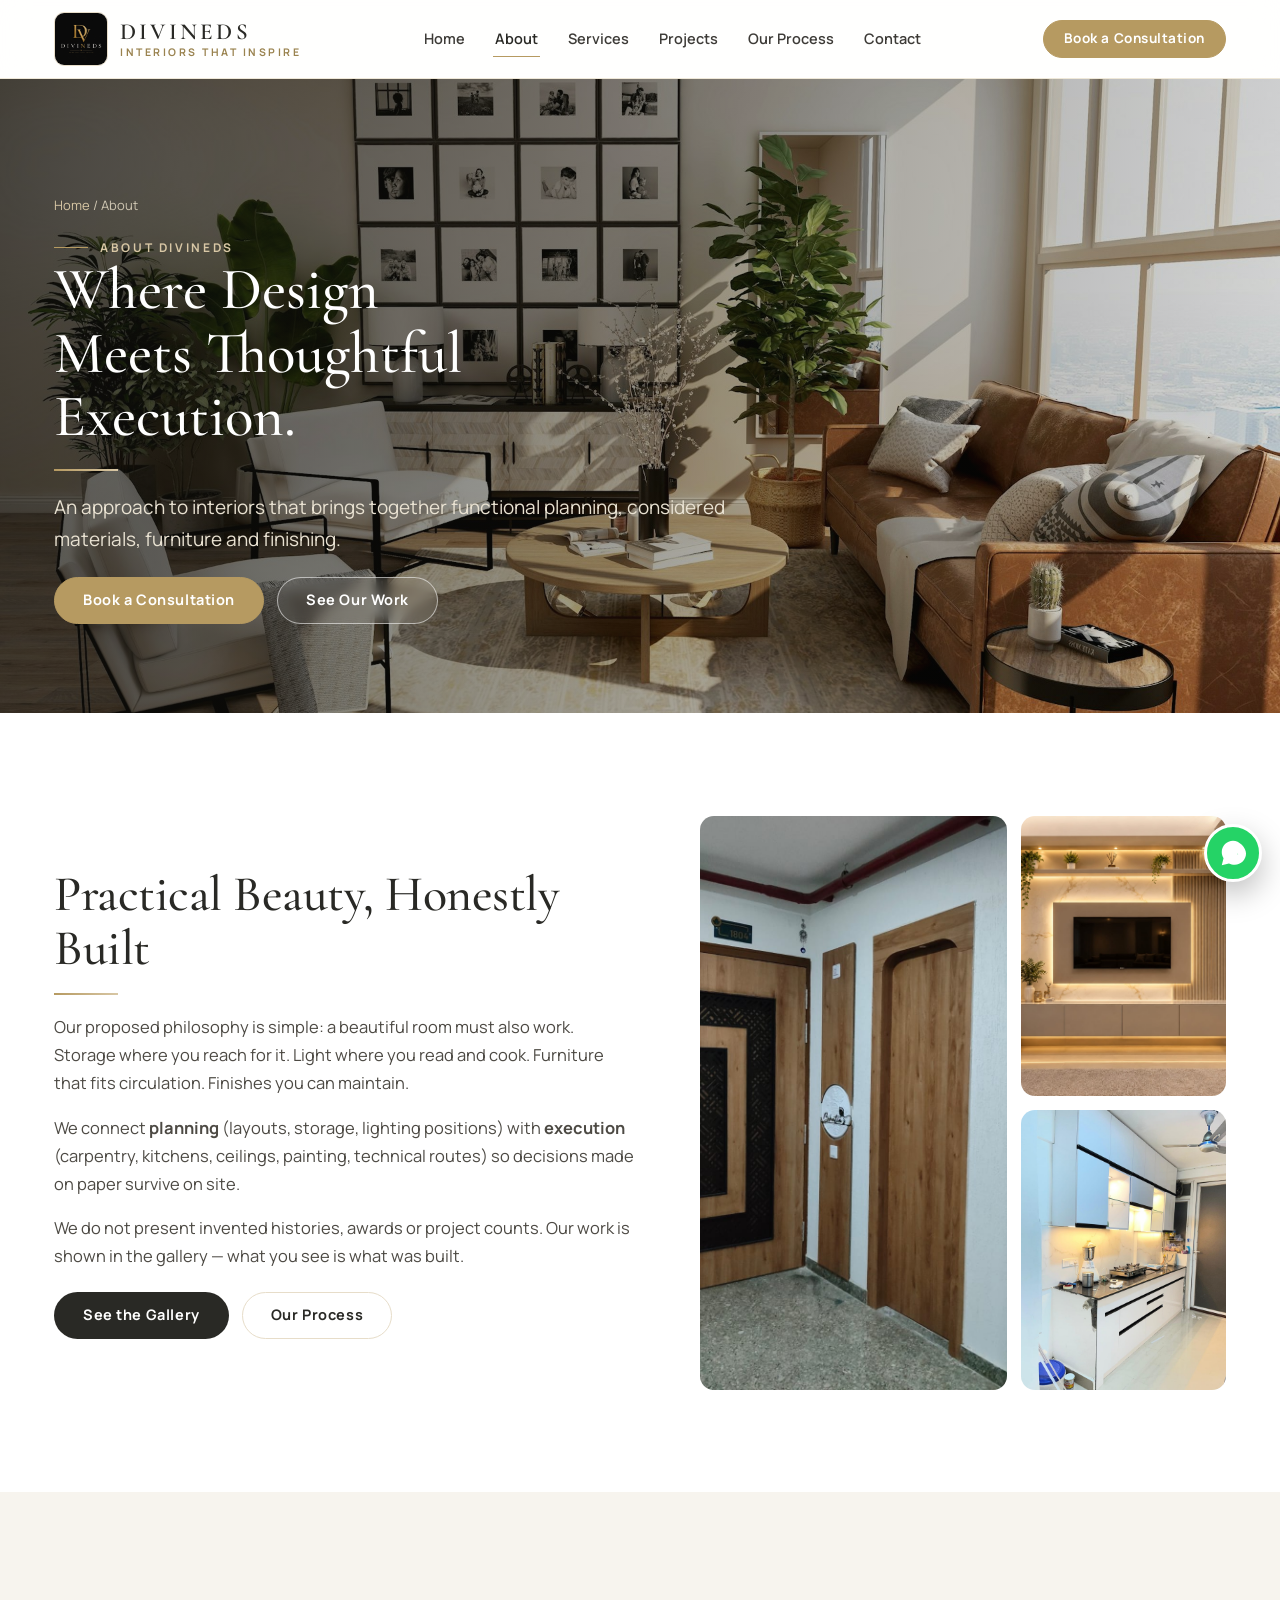
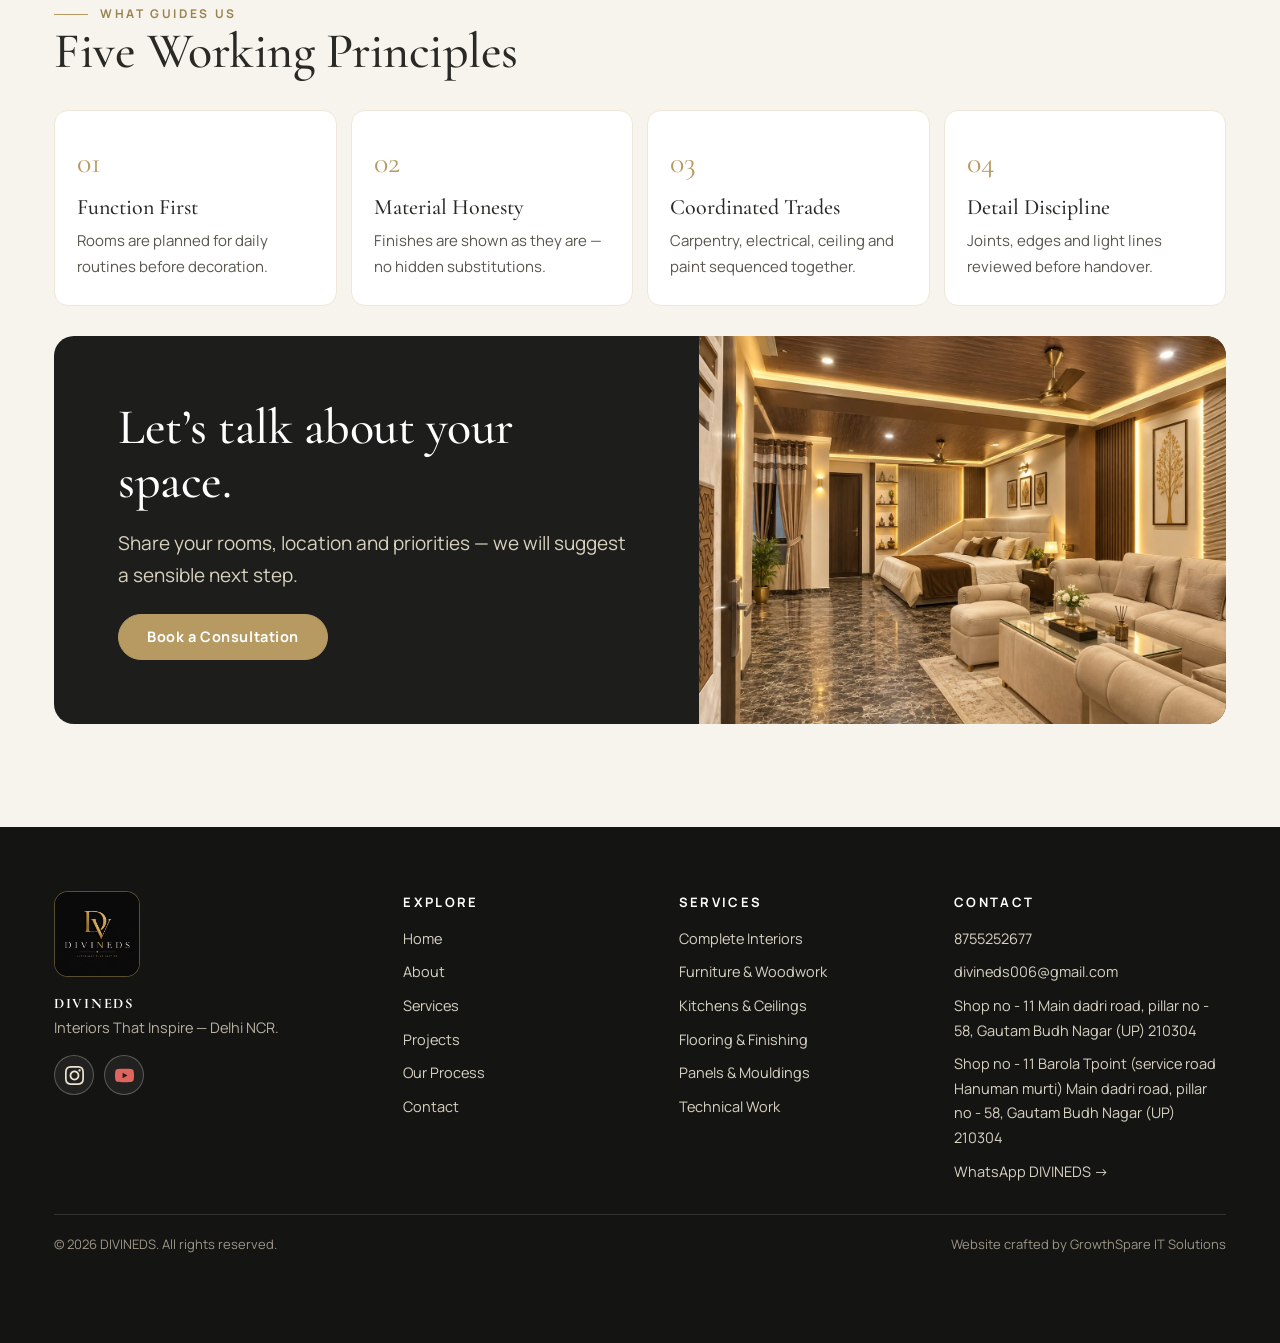
<file: about.html>
<!DOCTYPE html>
<html lang="en">
<head>
<meta charset="UTF-8"><meta name="viewport" content="width=device-width, initial-scale=1.0">
<title>About DIVINEDS — Design Philosophy & Execution Focus | Delhi NCR</title>
<meta name="description" content="About DIVINEDS — a Delhi NCR interior design and execution studio focused on practical functionality, thoughtful materials, furniture and finishes. Interiors That Inspire.">
<link rel="canonical" href="https://divineds.com/about.html">
<meta property="og:type" content="website">
<meta property="og:url" content="https://divineds.com/about.html">
<meta property="og:title" content="About DIVINEDS — Design Philosophy & Execution Focus | Delhi NCR">
<meta property="og:description" content="About DIVINEDS — a Delhi NCR interior design and execution studio focused on practical functionality, thoughtful materials, furniture and finishes. Interiors That Inspire.">
<meta property="og:image" content="https://divineds.com/logo.jpg">
<link rel="icon" type="image/jpeg" href="logo.jpg">
<link rel="preconnect" href="https://fonts.googleapis.com"><link rel="preconnect" href="https://fonts.gstatic.com" crossorigin>
<link href="https://fonts.googleapis.com/css2?family=Cormorant+Garamond:wght@400;500;600&family=Manrope:wght@400;500;600;700;800&display=swap" rel="stylesheet">
<link rel="stylesheet" href="css/styles.css">
<noscript><style>.reveal{opacity:1!important;transform:none!important}.mobile-menu{display:block}.menu-btn{display:none}</style></noscript>
</head>
<body>
<a class="skip" href="#main">Skip to content</a>
<header class="site-header"><div class="header-inner">
<a class="brand" href="index.html" aria-label="DIVINEDS home"><img src="logo.jpg" alt="DIVINEDS logo" width="108" height="108"><span class="brand-text"><strong>DIVINEDS</strong><span>Interiors That Inspire</span></span></a>
<nav class="nav-desktop" aria-label="Primary"><a href="index.html">Home</a><a href="about.html">About</a><a href="services.html">Services</a><a href="projects.html">Projects</a><a href="process.html">Our Process</a><a href="contact.html">Contact</a></nav>
<div class="header-cta"><a class="btn btn-gold btn-sm" data-wa-general="General Consultation" href="https://wa.me/918755252677">Book a Consultation</a><button class="menu-btn" id="menuBtn" aria-expanded="false" aria-controls="mobileMenu" aria-label="Open menu"><svg viewBox="0 0 24 24" fill="none" stroke="currentColor" stroke-width="2"><path d="M3 6h18M3 12h18M3 18h18"/></svg></button></div></div>
<nav class="mobile-menu" id="mobileMenu" aria-label="Mobile"><a href="index.html">Home</a><a href="about.html">About</a><a href="services.html">Services</a><a href="projects.html">Projects</a><a href="process.html">Our Process</a><a href="contact.html">Contact</a><a href="consultation.html" style="color:#9a834f">Book a Consultation →</a></nav></header>
<main id="main">
<div class="hero-inner">
  <div class="bg"><img src="assets/banners/about-hero.jpg" alt="Warm architectural living room with gallery wall, designer chairs and soft natural light" fetchpriority="high"></div>
  <div class="shade"></div>
  <div class="inner">
    <div class="breadcrumb"><a href="index.html">Home</a> / About</div>
    <span class="eyebrow" style="color:#D8C7A5">About DIVINEDS</span>
    <h1>Where Design Meets Thoughtful Execution.</h1>
    <hr class="gold-rule">
    <p class="lead">An approach to interiors that brings together functional planning, considered materials, furniture and finishing.</p>
    <div class="mt"><a class="btn btn-gold" href="consultation.html">Book a Consultation</a> <a class="btn btn-outline" href="projects.html" style="margin-left:10px">See Our Work</a></div>
  </div>
</div>
<section class="section section-white"><div class="wrap split">
<div class="reveal"><h2 class="h-section">Practical Beauty, Honestly Built</h2><hr class="gold-rule"><div class="prose"><p>Our proposed philosophy is simple: a beautiful room must also work. Storage where you reach for it. Light where you read and cook. Furniture that fits circulation. Finishes you can maintain.</p><p>We connect <strong>planning</strong> (layouts, storage, lighting positions) with <strong>execution</strong> (carpentry, kitchens, ceilings, painting, technical routes) so decisions made on paper survive on site.</p><p>We do not present invented histories, awards or project counts. Our work is shown in the gallery — what you see is what was built.</p></div><div class="mt"><a class="btn btn-dark" href="projects.html">See the Gallery</a> <a class="btn btn-ghost" href="process.html" style="margin-left:10px">Our Process</a></div></div>
<div class="reveal"><div class="collage"><div><img src="assets/WhatsApp Image 2026-10-11 at 1.36.39 AM (1).jpeg" alt="Apartment entrance with detailed wood doors" loading="lazy"></div><div><img src="assets/WhatsApp Image 2026-10-11 at 1.36.36 AM (1).jpeg" alt="Backlit TV wall with marble panels" loading="lazy"></div><div><img src="assets/WhatsApp Image 2026-10-11 at 1.36.48 AM.jpeg" alt="Bright modular kitchen" loading="lazy"></div></div></div>
</div></section>
<section class="section section-ivory"><div class="wrap"><div class="reveal"><span class="eyebrow">What Guides Us</span><h2 class="h-section">Five Working Principles</h2></div>
<div class="principles"><div class="principle reveal"><span class="num">01</span><h3>Function First</h3><p>Rooms are planned for daily routines before decoration.</p></div><div class="principle reveal"><span class="num">02</span><h3>Material Honesty</h3><p>Finishes are shown as they are — no hidden substitutions.</p></div><div class="principle reveal"><span class="num">03</span><h3>Coordinated Trades</h3><p>Carpentry, electrical, ceiling and paint sequenced together.</p></div><div class="principle reveal"><span class="num">04</span><h3>Detail Discipline</h3><p>Joints, edges and light lines reviewed before handover.</p></div></div>
<div class="cta-band reveal" style="margin-top:30px"><div class="txt"><h2 class="h-section">Let’s talk about your space.</h2><p class="lead">Share your rooms, location and priorities — we will suggest a sensible next step.</p><div class="mt"><a class="btn btn-gold" href="consultation.html">Book a Consultation</a></div></div><div class="ph"><img src="assets/WhatsApp Image 2026-10-11 at 1.36.37 AM (2).jpeg" alt="Open living and bedroom interior" loading="lazy"></div></div>
</div></section>
</main>
<footer><div class="wrap"><div class="foot-grid">
<div class="foot-brand"><img src="logo.jpg" alt="DIVINEDS logo" loading="lazy"><p style="margin-top:14px"><strong style="color:#fff;font-family:var(--font-serif);letter-spacing:.12em">DIVINEDS</strong><br>Interiors That Inspire — Delhi NCR.</p><div class="foot-social"><a href="https://www.instagram.com/divineds_interior22?utm_source=ig_web_button_share_sheet&mdxt=ZDNlZDc0MzIxNw==" target="_blank" rel="noopener noreferrer" aria-label="Visit DIVINEDS on Instagram"><svg viewBox="0 0 24 24" aria-hidden="true"><path d="M12 2.163c3.204 0 3.584.012 4.85.07 3.252.148 4.771 1.691 4.919 4.919.058 1.265.069 1.645.069 4.849 0 3.205-.012 3.584-.069 4.849-.149 3.225-1.664 4.771-4.919 4.919-1.266.058-1.644.07-4.85.07-3.204 0-3.584-.012-4.849-.07-3.26-.149-4.771-1.699-4.919-4.92-.058-1.265-.07-1.644-.07-4.849 0-3.204.013-3.583.07-4.849.149-3.227 1.664-4.771 4.919-4.919 1.266-.057 1.645-.069 4.849-.069zm0-2.163c-3.259 0-3.667.014-4.947.072-4.358.2-6.78 2.618-6.98 6.98-.059 1.281-.073 1.689-.073 4.948 0 3.259.014 3.668.072 4.948.2 4.358 2.618 6.78 6.98 6.98 1.281.058 1.689.072 4.948.072 3.259 0 3.668-.014 4.948-.072 4.354-.2 6.782-2.618 6.979-6.98.059-1.28.073-1.689.073-4.948 0-3.259-.014-3.667-.072-4.947-.196-4.354-2.617-6.78-6.979-6.98-1.281-.059-1.69-.073-4.949-.073zm0 5.838c-3.403 0-6.162 2.759-6.162 6.162s2.759 6.163 6.162 6.163 6.162-2.759 6.162-6.163c0-3.403-2.759-6.162-6.162-6.162zm0 10.162c-2.209 0-4-1.79-4-4 0-2.209 1.791-4 4-4s4 1.791 4 4c0 2.21-1.791 4-4 4zm6.406-11.845c-.796 0-1.441.645-1.441 1.44s.645 1.44 1.441 1.44c.795 0 1.439-.645 1.439-1.44s-.644-1.44-1.439-1.44z"/></svg></a><a class="yt" href="https://youtube.com/@divinedsinterior?si=07XDv7aZhD7g5hRN" target="_blank" rel="noopener noreferrer" aria-label="Visit DIVINEDS on YouTube"><svg viewBox="0 0 24 24" aria-hidden="true"><path d="M23.5 6.2a3 3 0 0 0-2.1-2.1C19.5 3.5 12 3.5 12 3.5s-7.5 0-9.4.6A3 3 0 0 0 .5 6.2 31.3 31.3 0 0 0 0 12a31.3 31.3 0 0 0 .5 5.8 3 3 0 0 0 2.1 2.1c1.9.6 9.4.6 9.4.6s7.5 0 9.4-.6a3 3 0 0 0 2.1-2.1A31.3 31.3 0 0 0 24 12a31.3 31.3 0 0 0-.5-5.8zM9.6 15.6V8.4L15.8 12l-6.2 3.6z"/></svg></a></div></div>
<div><h5>Explore</h5><ul><li><a href="index.html">Home</a></li><li><a href="about.html">About</a></li><li><a href="services.html">Services</a></li><li><a href="projects.html">Projects</a></li><li><a href="process.html">Our Process</a></li><li><a href="contact.html">Contact</a></li></ul></div>
<div><h5>Services</h5><ul><li><a href="services.html#complete">Complete Interiors</a></li><li><a href="services.html#furniture">Furniture &amp; Woodwork</a></li><li><a href="services.html#kitchens">Kitchens &amp; Ceilings</a></li><li><a href="services.html#finishing">Flooring &amp; Finishing</a></li><li><a href="services.html#panels">Panels &amp; Mouldings</a></li><li><a href="services.html#technical">Technical Work</a></li></ul></div>
<div><h5>Contact</h5><ul><li><a href="tel:+918755252677">8755252677</a></li><li><a href="mailto:divineds006@gmail.com">divineds006@gmail.com</a></li><li>Shop no - 11 Main dadri road, pillar no - 58, Gautam Budh Nagar (UP) 210304</li><li>Shop no - 11 Barola Tpoint (service road Hanuman murti) Main dadri road, pillar no - 58, Gautam Budh Nagar (UP) 210304</li><li><a data-wa-general="General Consultation" href="https://wa.me/918755252677">WhatsApp DIVINEDS →</a></li></ul></div>
</div><div class="foot-bottom"><span>© <span data-year>2026</span> DIVINEDS. All rights reserved.</span><span>Website crafted by GrowthSpare IT Solutions</span></div></div></footer>
<a class="wa-float" data-wa-general="General Consultation" href="https://wa.me/918755252677" aria-label="Chat on WhatsApp"><svg viewBox="0 0 32 32"><path d="M16 3C9.4 3 4 8.4 4 15c0 2.4.7 4.6 1.9 6.5L4 29l7.7-1.9c1.8 1 3.9 1.5 6.1 1.5h.1c6.6 0 12-5.4 12-12S22.6 3 16 3zm5.5 14.5c-.3-.2-1.8-.9-2-1s-.5-.2-.7.1-.8 1-1 1.2-.4.2-.7.1c-.3-.2-1.3-.5-2.4-1.5-.9-.8-1.5-1.8-1.7-2-.2-.3 0-.5.1-.6l.5-.6c.1-.2.2-.4.3-.6.1-.2 0-.4 0-.6L14.3 9c-.2-.5-.4-.4-.6-.4h-.5c-.2 0-.6.2-.9.8-.3.6-1.1 2.7-1.1 2.7s-.1.2 0 .5c.3.9 1.9 3.6 4.6 5 .6.3 1.1.4 1.5.6.6.2 1.2.2 1.6.1.5-.1 1.8-.7 2-1.4.2-.7.2-1.3.2-1.4-.1-.2-.3-.2-.6-.4z" fill="#fff"/></svg></a>
<script src="js/main.js" defer></script>
</body>
</html>
</file>
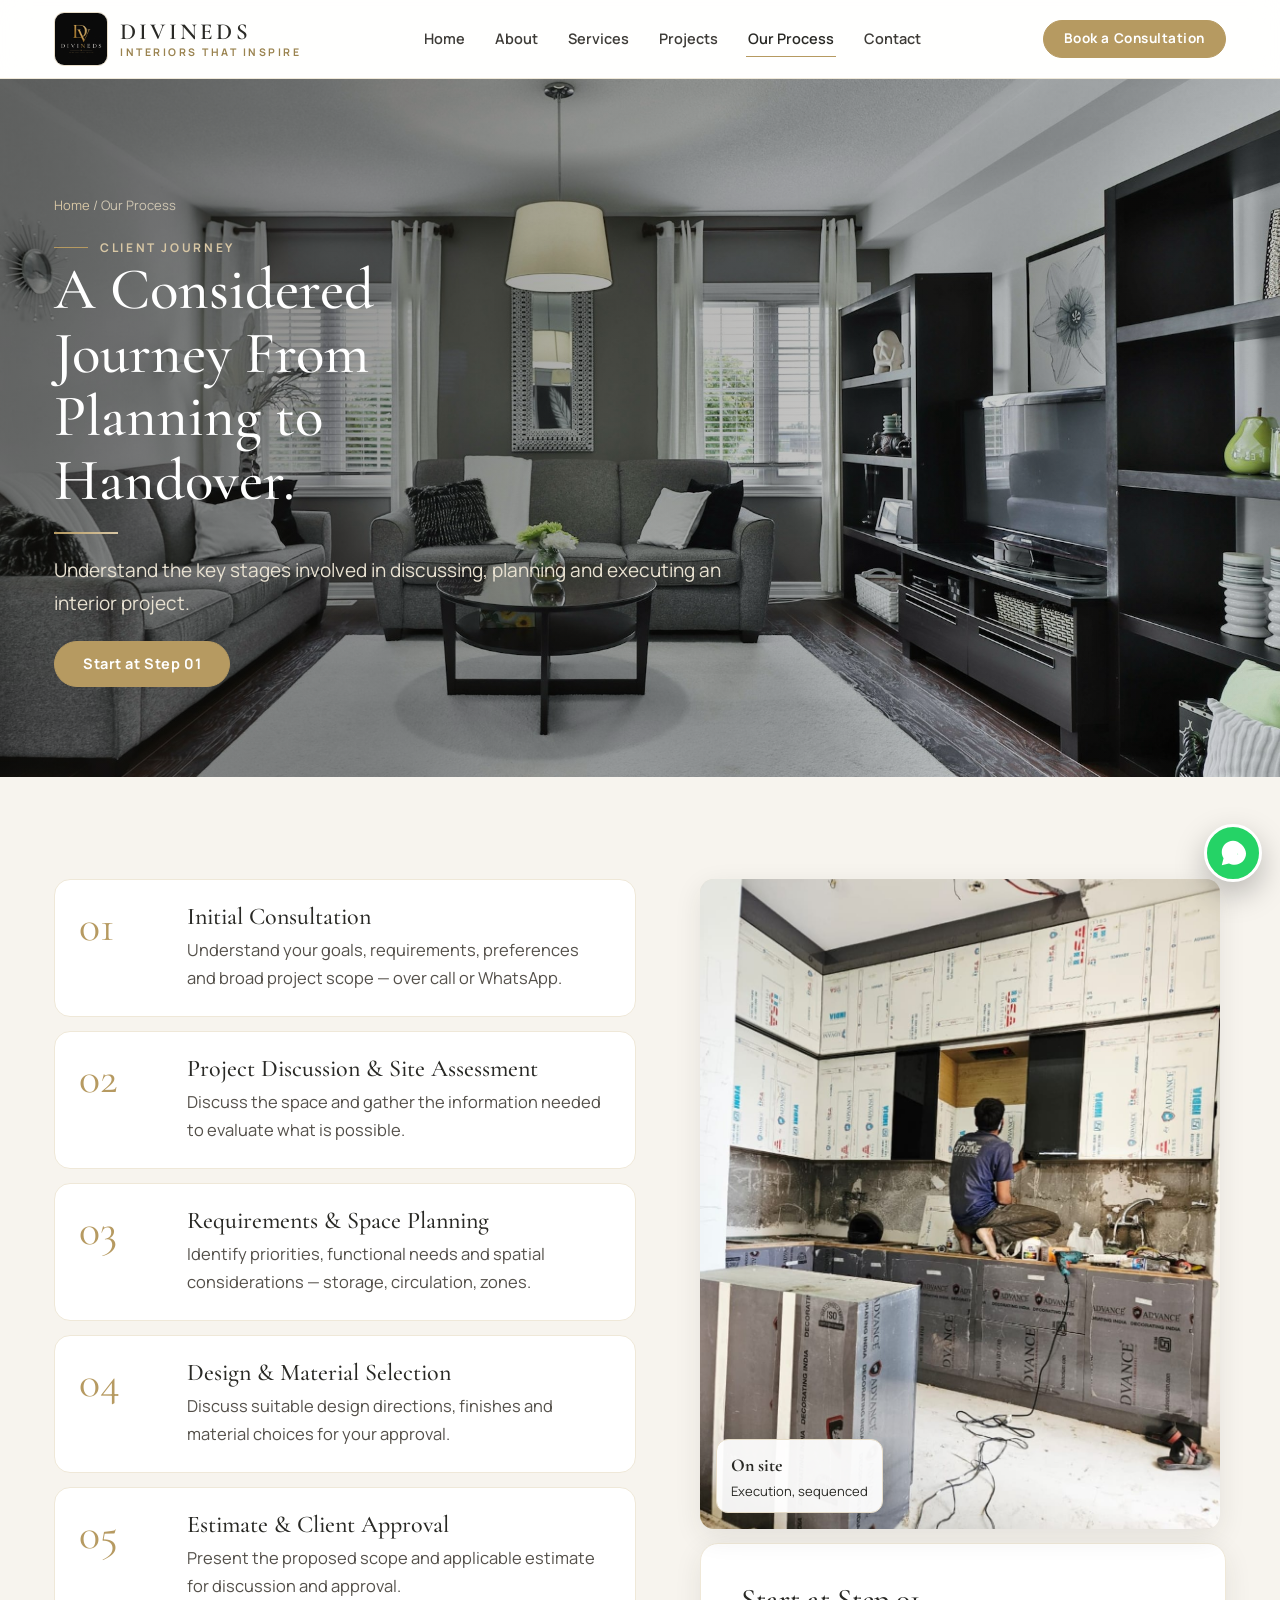
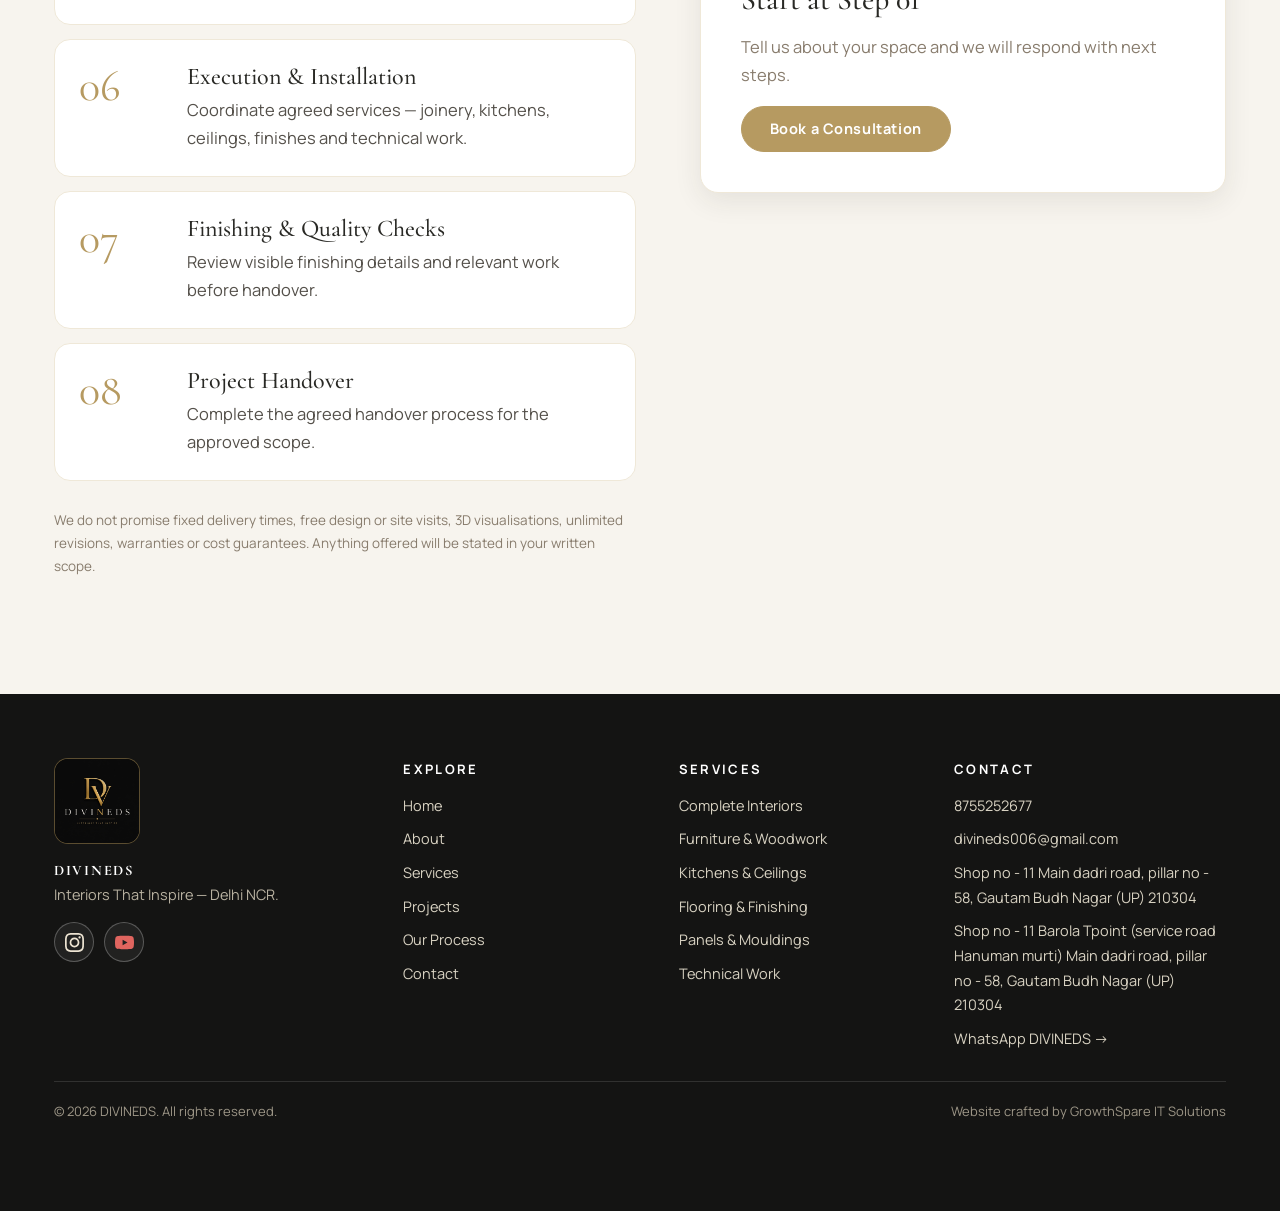
<file: process.html>
<!DOCTYPE html>
<html lang="en">
<head>
<meta charset="UTF-8"><meta name="viewport" content="width=device-width, initial-scale=1.0">
<title>Our Process — DIVINEDS | From Consultation to Handover</title>
<meta name="description" content="The DIVINEDS project journey: consultation, site assessment, space planning, design and material selection, estimate and approval, execution, finishing checks and handover.">
<link rel="canonical" href="https://divineds.com/process.html">
<meta property="og:type" content="website">
<meta property="og:url" content="https://divineds.com/process.html">
<meta property="og:title" content="Our Process — DIVINEDS | From Consultation to Handover">
<meta property="og:description" content="The DIVINEDS project journey: consultation, site assessment, space planning, design and material selection, estimate and approval, execution, finishing checks and handover.">
<meta property="og:image" content="https://divineds.com/logo.jpg">
<link rel="icon" type="image/jpeg" href="logo.jpg">
<link rel="preconnect" href="https://fonts.googleapis.com"><link rel="preconnect" href="https://fonts.gstatic.com" crossorigin>
<link href="https://fonts.googleapis.com/css2?family=Cormorant+Garamond:wght@400;500;600&family=Manrope:wght@400;500;600;700;800&display=swap" rel="stylesheet">
<link rel="stylesheet" href="css/styles.css">
<noscript><style>.reveal{opacity:1!important;transform:none!important}.mobile-menu{display:block}.menu-btn{display:none}</style></noscript>
<style>.steps{display:grid;gap:14px;margin-top:26px}.step{display:grid;grid-template-columns:90px 1fr;gap:18px;background:#fff;border:1px solid var(--line-soft);border-radius:16px;padding:24px;align-items:start}.step .n{font-family:var(--font-serif);font-size:44px;color:var(--gold);line-height:1}.step h3{margin:0 0 6px;font-size:24px}.step p{margin:0;color:#54504a}@media(max-width:640px){.step{grid-template-columns:1fr}.step .n{font-size:36px}}</style>
</head>
<body>
<a class="skip" href="#main">Skip to content</a>
<header class="site-header"><div class="header-inner">
<a class="brand" href="index.html" aria-label="DIVINEDS home"><img src="logo.jpg" alt="DIVINEDS logo" width="108" height="108"><span class="brand-text"><strong>DIVINEDS</strong><span>Interiors That Inspire</span></span></a>
<nav class="nav-desktop" aria-label="Primary"><a href="index.html">Home</a><a href="about.html">About</a><a href="services.html">Services</a><a href="projects.html">Projects</a><a href="process.html">Our Process</a><a href="contact.html">Contact</a></nav>
<div class="header-cta"><a class="btn btn-gold btn-sm" data-wa-general="General Consultation" href="https://wa.me/918755252677">Book a Consultation</a><button class="menu-btn" id="menuBtn" aria-expanded="false" aria-controls="mobileMenu" aria-label="Open menu"><svg viewBox="0 0 24 24" fill="none" stroke="currentColor" stroke-width="2"><path d="M3 6h18M3 12h18M3 18h18"/></svg></button></div></div>
<nav class="mobile-menu" id="mobileMenu" aria-label="Mobile"><a href="index.html">Home</a><a href="about.html">About</a><a href="services.html">Services</a><a href="projects.html">Projects</a><a href="process.html">Our Process</a><a href="contact.html">Contact</a><a href="consultation.html" style="color:#9a834f">Book a Consultation →</a></nav></header>
<main id="main">
<div class="hero-inner">
  <div class="bg"><img src="assets/banners/process-hero.jpg" alt="Premium warm living room with elegant furniture, natural light and refined finishes" fetchpriority="high" style="object-position:center 40%"></div>
  <div class="shade soft"></div>
  <div class="inner">
    <div class="breadcrumb"><a href="index.html">Home</a> / Our Process</div>
    <span class="eyebrow" style="color:#D8C7A5">Client Journey</span>
    <h1>A Considered Journey From Planning to Handover.</h1>
    <hr class="gold-rule">
    <p class="lead">Understand the key stages involved in discussing, planning and executing an interior project.</p>
    <div class="mt"><a class="btn btn-gold" href="consultation.html">Start at Step 01</a></div>
  </div>
</div>
<section class="section section-ivory"><div class="wrap split process-split">
<div class="steps reveal">
<div class="step"><span class="n">01</span><div><h3>Initial Consultation</h3><p>Understand your goals, requirements, preferences and broad project scope — over call or WhatsApp.</p></div></div>
<div class="step"><span class="n">02</span><div><h3>Project Discussion &amp; Site Assessment</h3><p>Discuss the space and gather the information needed to evaluate what is possible.</p></div></div>
<div class="step"><span class="n">03</span><div><h3>Requirements &amp; Space Planning</h3><p>Identify priorities, functional needs and spatial considerations — storage, circulation, zones.</p></div></div>
<div class="step"><span class="n">04</span><div><h3>Design &amp; Material Selection</h3><p>Discuss suitable design directions, finishes and material choices for your approval.</p></div></div>
<div class="step"><span class="n">05</span><div><h3>Estimate &amp; Client Approval</h3><p>Present the proposed scope and applicable estimate for discussion and approval.</p></div></div>
<div class="step"><span class="n">06</span><div><h3>Execution &amp; Installation</h3><p>Coordinate agreed services — joinery, kitchens, ceilings, finishes and technical work.</p></div></div>
<div class="step"><span class="n">07</span><div><h3>Finishing &amp; Quality Checks</h3><p>Review visible finishing details and relevant work before handover.</p></div></div>
<div class="step"><span class="n">08</span><div><h3>Project Handover</h3><p>Complete the agreed handover process for the approved scope.</p></div></div>
<p class="muted" style="font-size:13.5px">We do not promise fixed delivery times, free design or site visits, 3D visualisations, unlimited revisions, warranties or cost guarantees. Anything offered will be stated in your written scope.</p>
</div>
<div class="reveal process-side"><div class="img-frame"><img class="img-tall" src="assets/WhatsApp Image 2026-10-11 at 1.36.52 AM.jpeg" alt="Craftsperson installing modular kitchen cabinets on site" loading="lazy" style="object-position:center 30%"><div class="img-badge"><strong>On site</strong>Execution, sequenced</div></div>
<div class="form-card" style="margin-top:14px"><h3 class="h-card">Start at Step 01</h3><p class="muted">Tell us about your space and we will respond with next steps.</p><a class="btn btn-gold" href="consultation.html">Book a Consultation</a></div></div>
</div></section>
</main>
<footer><div class="wrap"><div class="foot-grid">
<div class="foot-brand"><img src="logo.jpg" alt="DIVINEDS logo" loading="lazy"><p style="margin-top:14px"><strong style="color:#fff;font-family:var(--font-serif);letter-spacing:.12em">DIVINEDS</strong><br>Interiors That Inspire — Delhi NCR.</p><div class="foot-social"><a href="https://www.instagram.com/divineds_interior22?utm_source=ig_web_button_share_sheet&mdxt=ZDNlZDc0MzIxNw==" target="_blank" rel="noopener noreferrer" aria-label="Visit DIVINEDS on Instagram"><svg viewBox="0 0 24 24" aria-hidden="true"><path d="M12 2.163c3.204 0 3.584.012 4.85.07 3.252.148 4.771 1.691 4.919 4.919.058 1.265.069 1.645.069 4.849 0 3.205-.012 3.584-.069 4.849-.149 3.225-1.664 4.771-4.919 4.919-1.266.058-1.644.07-4.85.07-3.204 0-3.584-.012-4.849-.07-3.26-.149-4.771-1.699-4.919-4.92-.058-1.265-.07-1.644-.07-4.849 0-3.204.013-3.583.07-4.849.149-3.227 1.664-4.771 4.919-4.919 1.266-.057 1.645-.069 4.849-.069zm0-2.163c-3.259 0-3.667.014-4.947.072-4.358.2-6.78 2.618-6.98 6.98-.059 1.281-.073 1.689-.073 4.948 0 3.259.014 3.668.072 4.948.2 4.358 2.618 6.78 6.98 6.98 1.281.058 1.689.072 4.948.072 3.259 0 3.668-.014 4.948-.072 4.354-.2 6.782-2.618 6.979-6.98.059-1.28.073-1.689.073-4.948 0-3.259-.014-3.667-.072-4.947-.196-4.354-2.617-6.78-6.979-6.98-1.281-.059-1.69-.073-4.949-.073zm0 5.838c-3.403 0-6.162 2.759-6.162 6.162s2.759 6.163 6.162 6.163 6.162-2.759 6.162-6.163c0-3.403-2.759-6.162-6.162-6.162zm0 10.162c-2.209 0-4-1.79-4-4 0-2.209 1.791-4 4-4s4 1.791 4 4c0 2.21-1.791 4-4 4zm6.406-11.845c-.796 0-1.441.645-1.441 1.44s.645 1.44 1.441 1.44c.795 0 1.439-.645 1.439-1.44s-.644-1.44-1.439-1.44z"/></svg></a><a class="yt" href="https://youtube.com/@divinedsinterior?si=07XDv7aZhD7g5hRN" target="_blank" rel="noopener noreferrer" aria-label="Visit DIVINEDS on YouTube"><svg viewBox="0 0 24 24" aria-hidden="true"><path d="M23.5 6.2a3 3 0 0 0-2.1-2.1C19.5 3.5 12 3.5 12 3.5s-7.5 0-9.4.6A3 3 0 0 0 .5 6.2 31.3 31.3 0 0 0 0 12a31.3 31.3 0 0 0 .5 5.8 3 3 0 0 0 2.1 2.1c1.9.6 9.4.6 9.4.6s7.5 0 9.4-.6a3 3 0 0 0 2.1-2.1A31.3 31.3 0 0 0 24 12a31.3 31.3 0 0 0-.5-5.8zM9.6 15.6V8.4L15.8 12l-6.2 3.6z"/></svg></a></div></div>
<div><h5>Explore</h5><ul><li><a href="index.html">Home</a></li><li><a href="about.html">About</a></li><li><a href="services.html">Services</a></li><li><a href="projects.html">Projects</a></li><li><a href="process.html">Our Process</a></li><li><a href="contact.html">Contact</a></li></ul></div>
<div><h5>Services</h5><ul><li><a href="services.html#complete">Complete Interiors</a></li><li><a href="services.html#furniture">Furniture &amp; Woodwork</a></li><li><a href="services.html#kitchens">Kitchens &amp; Ceilings</a></li><li><a href="services.html#finishing">Flooring &amp; Finishing</a></li><li><a href="services.html#panels">Panels &amp; Mouldings</a></li><li><a href="services.html#technical">Technical Work</a></li></ul></div>
<div><h5>Contact</h5><ul><li><a href="tel:+918755252677">8755252677</a></li><li><a href="mailto:divineds006@gmail.com">divineds006@gmail.com</a></li><li>Shop no - 11 Main dadri road, pillar no - 58, Gautam Budh Nagar (UP) 210304</li><li>Shop no - 11 Barola Tpoint (service road Hanuman murti) Main dadri road, pillar no - 58, Gautam Budh Nagar (UP) 210304</li><li><a data-wa-general="General Consultation" href="https://wa.me/918755252677">WhatsApp DIVINEDS →</a></li></ul></div>
</div><div class="foot-bottom"><span>© <span data-year>2026</span> DIVINEDS. All rights reserved.</span><span>Website crafted by GrowthSpare IT Solutions</span></div></div></footer>
<a class="wa-float" data-wa-general="General Consultation" href="https://wa.me/918755252677" aria-label="Chat on WhatsApp"><svg viewBox="0 0 32 32"><path d="M16 3C9.4 3 4 8.4 4 15c0 2.4.7 4.6 1.9 6.5L4 29l7.7-1.9c1.8 1 3.9 1.5 6.1 1.5h.1c6.6 0 12-5.4 12-12S22.6 3 16 3zm5.5 14.5c-.3-.2-1.8-.9-2-1s-.5-.2-.7.1-.8 1-1 1.2-.4.2-.7.1c-.3-.2-1.3-.5-2.4-1.5-.9-.8-1.5-1.8-1.7-2-.2-.3 0-.5.1-.6l.5-.6c.1-.2.2-.4.3-.6.1-.2 0-.4 0-.6L14.3 9c-.2-.5-.4-.4-.6-.4h-.5c-.2 0-.6.2-.9.8-.3.6-1.1 2.7-1.1 2.7s-.1.2 0 .5c.3.9 1.9 3.6 4.6 5 .6.3 1.1.4 1.5.6.6.2 1.2.2 1.6.1.5-.1 1.8-.7 2-1.4.2-.7.2-1.3.2-1.4-.1-.2-.3-.2-.6-.4z" fill="#fff"/></svg></a>
<script src="js/main.js" defer></script>
</body>
</html>
</file>
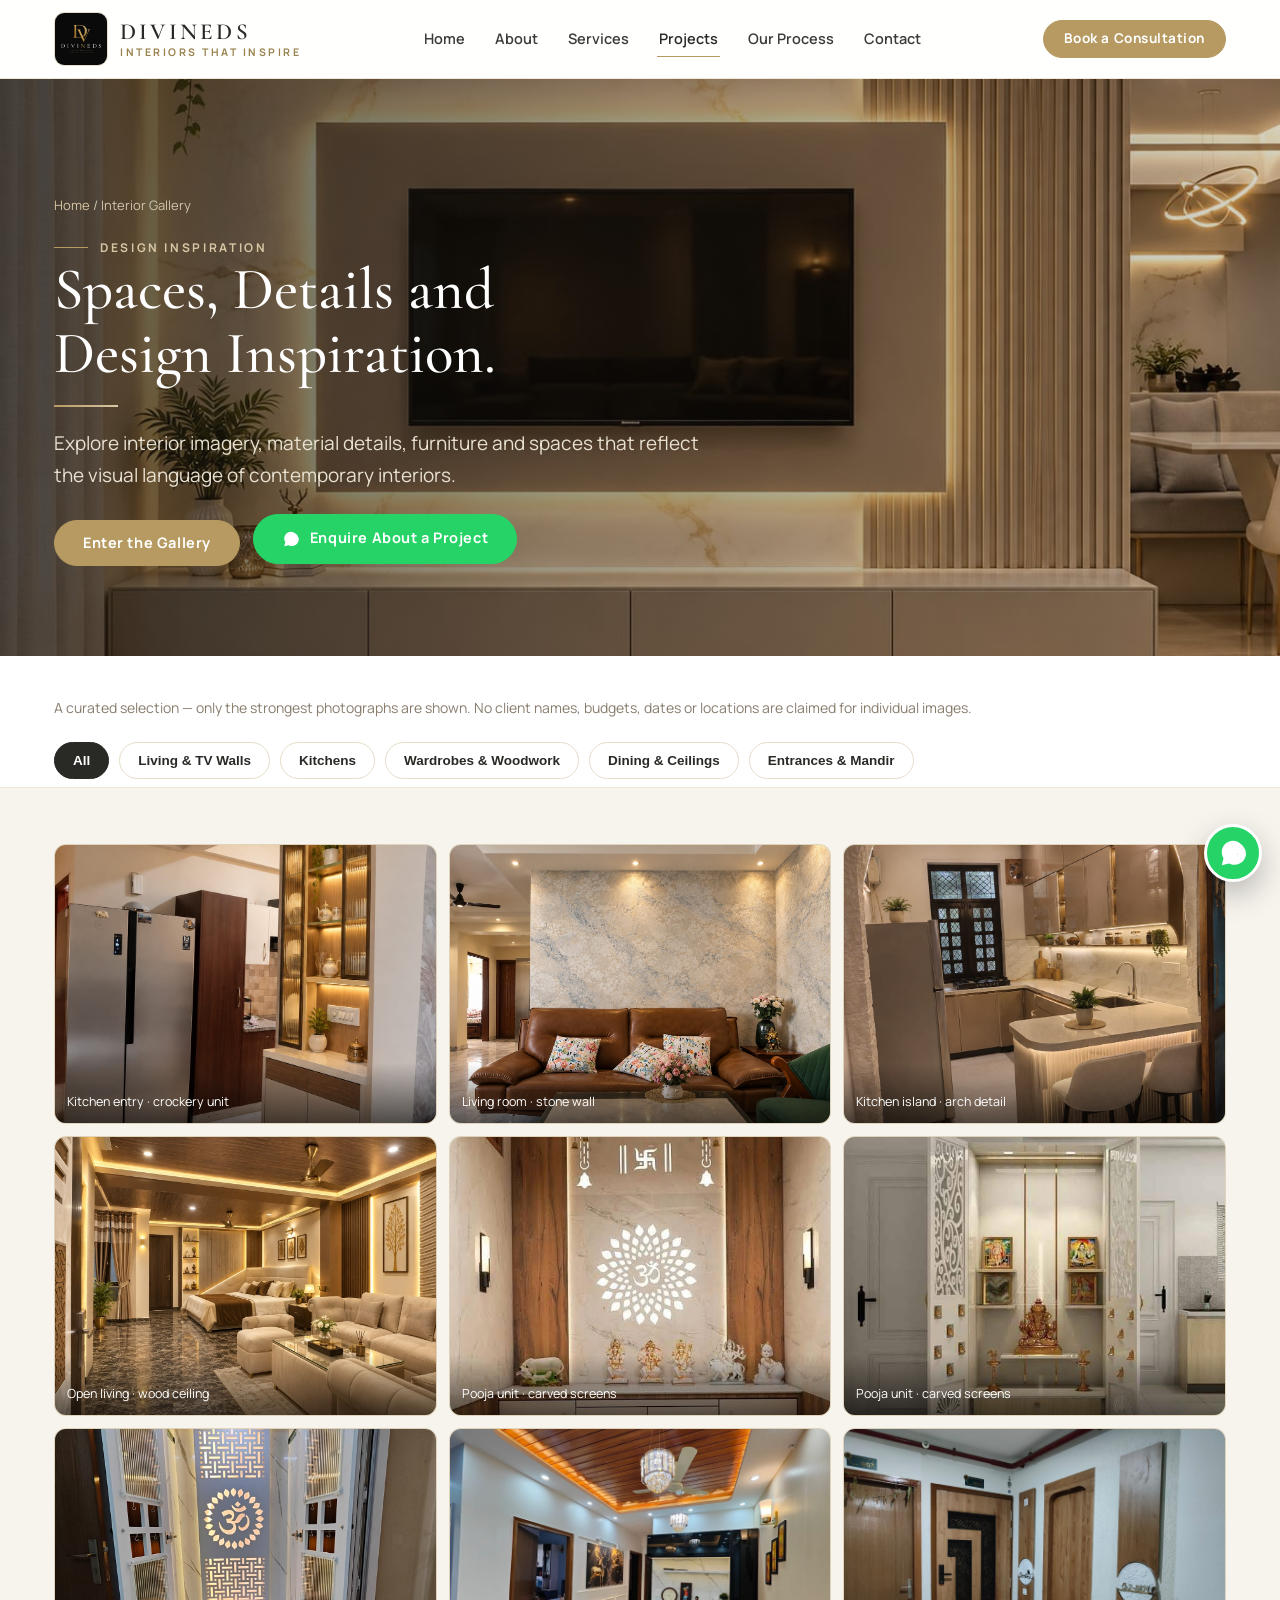
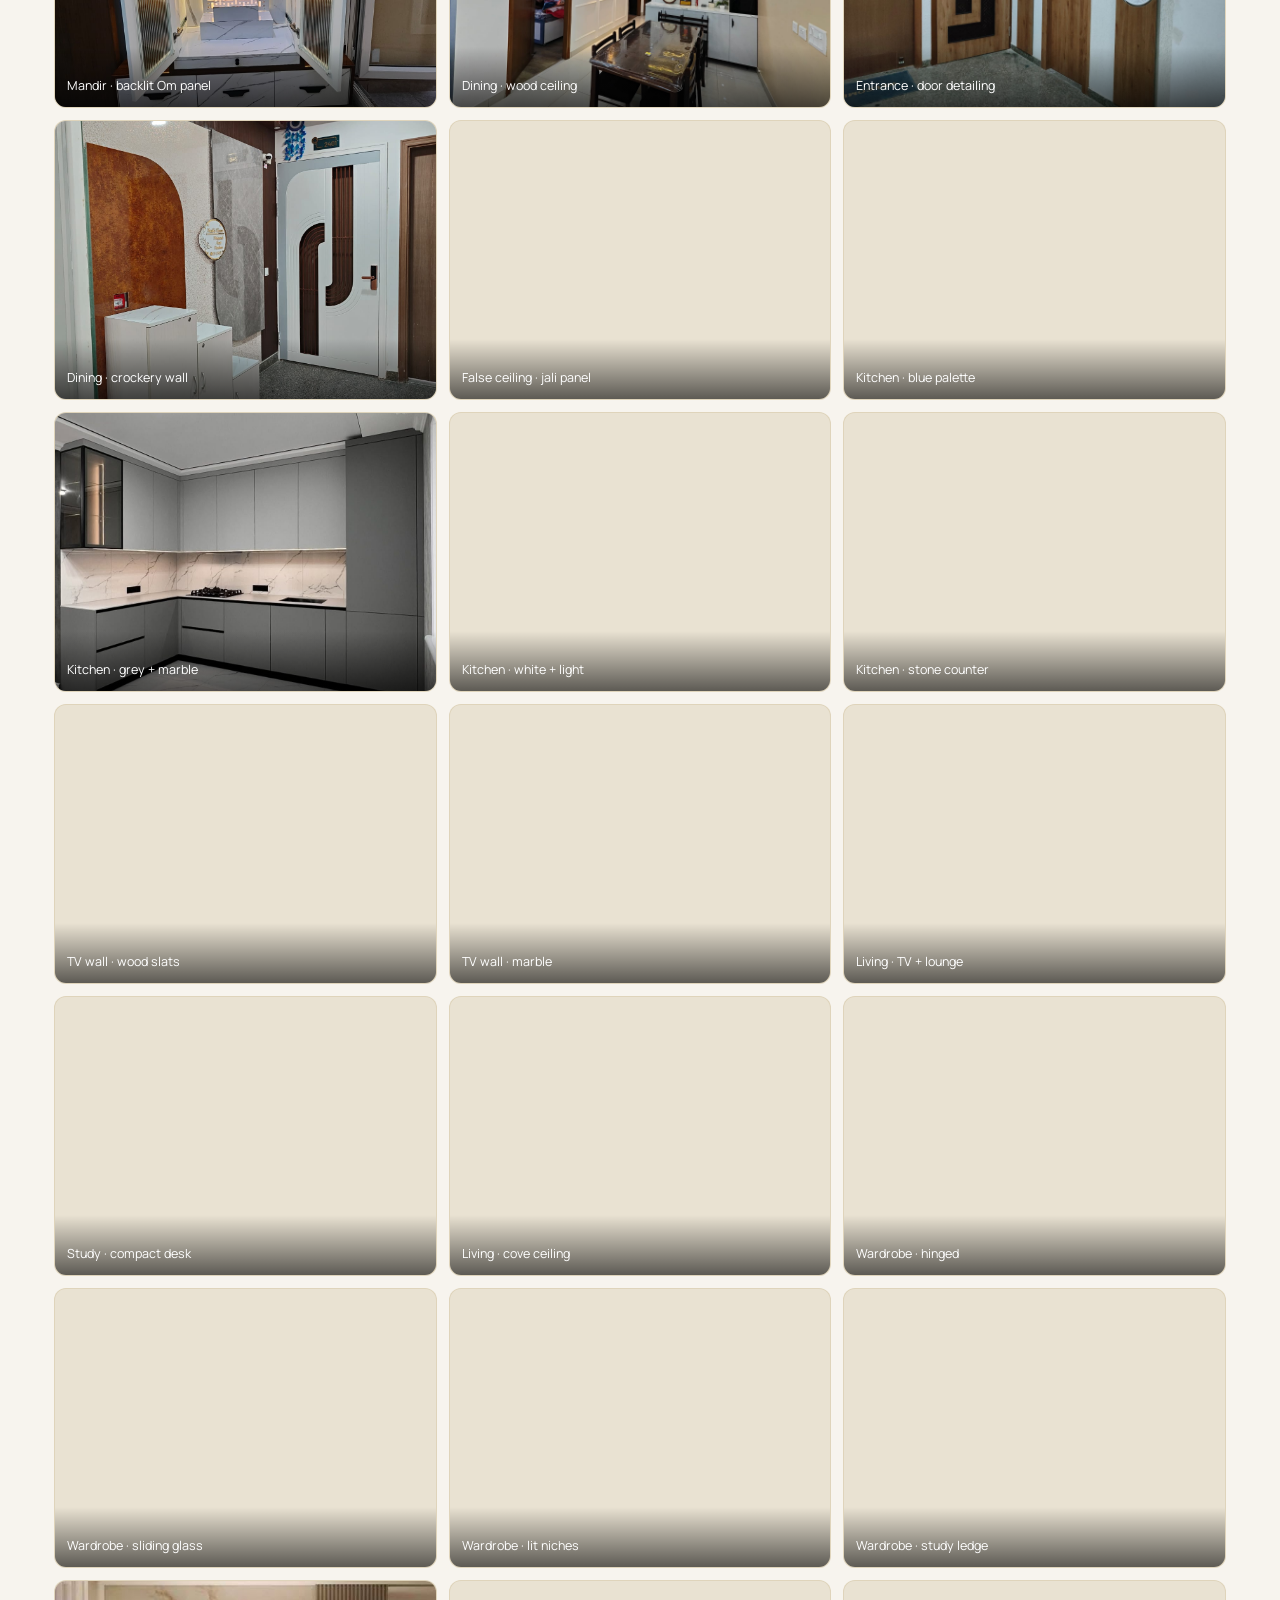
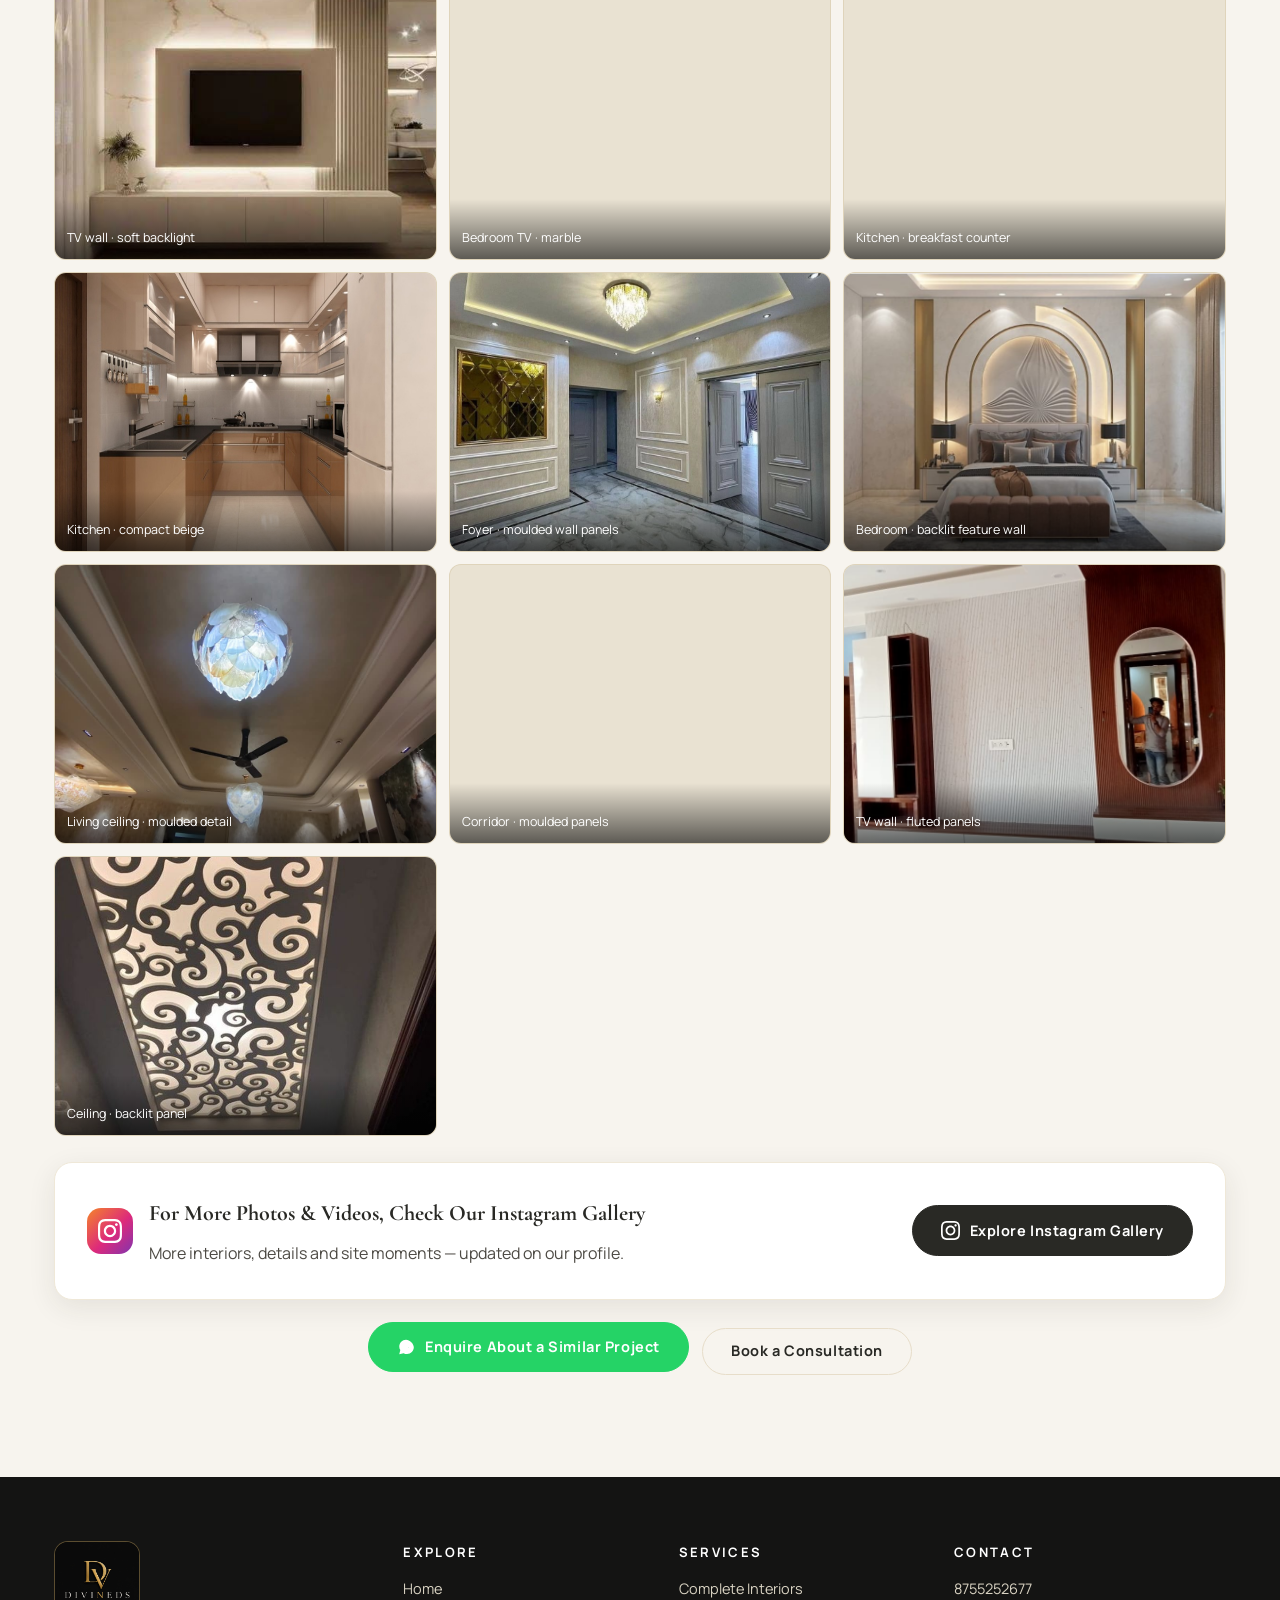
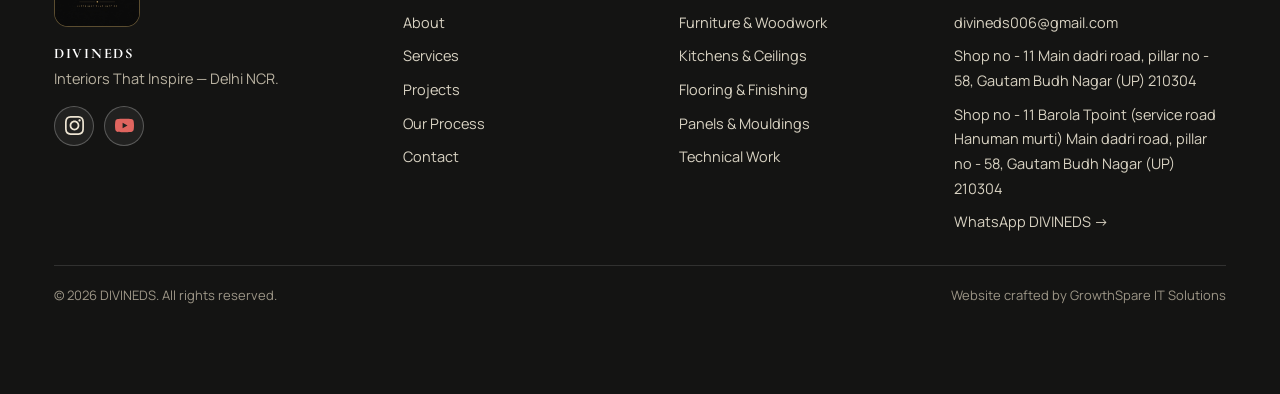
<file: projects.html>
<!DOCTYPE html>
<html lang="en">
<head>
<meta charset="UTF-8"><meta name="viewport" content="width=device-width, initial-scale=1.0">
<title>Interior Gallery — DIVINEDS | Living, Kitchens, Wardrobes & Finishes</title>
<meta name="description" content="Browse the DIVINEDS interior gallery — living and TV walls, WPC fluted panels, European moulding details, modular kitchens, wardrobes, dining, ceilings, entrances and mandir units. Interior projects across Delhi NCR. Filter by category and enquire.">
<link rel="canonical" href="https://divineds.com/projects.html">
<meta property="og:type" content="website">
<meta property="og:url" content="https://divineds.com/projects.html">
<meta property="og:title" content="Interior Gallery — DIVINEDS | Living, Kitchens, Wardrobes & Finishes">
<meta property="og:description" content="Browse the DIVINEDS interior gallery — living and TV walls, WPC fluted panels, European moulding details, modular kitchens, wardrobes, dining, ceilings, entrances and mandir units. Interior projects across Delhi NCR. Filter by category and enquire.">
<meta property="og:image" content="https://divineds.com/logo.jpg">
<link rel="icon" type="image/jpeg" href="logo.jpg">
<link rel="preconnect" href="https://fonts.googleapis.com"><link rel="preconnect" href="https://fonts.gstatic.com" crossorigin>
<link href="https://fonts.googleapis.com/css2?family=Cormorant+Garamond:wght@400;500;600&family=Manrope:wght@400;500;600;700;800&display=swap" rel="stylesheet">
<link rel="stylesheet" href="css/styles.css">
<noscript><style>.reveal{opacity:1!important;transform:none!important}.mobile-menu{display:block}.menu-btn{display:none}</style></noscript>
</head>
<body>
<a class="skip" href="#main">Skip to content</a>
<header class="site-header"><div class="header-inner">
<a class="brand" href="index.html" aria-label="DIVINEDS home"><img src="logo.jpg" alt="DIVINEDS logo" width="108" height="108"><span class="brand-text"><strong>DIVINEDS</strong><span>Interiors That Inspire</span></span></a>
<nav class="nav-desktop" aria-label="Primary"><a href="index.html">Home</a><a href="about.html">About</a><a href="services.html">Services</a><a href="projects.html">Projects</a><a href="process.html">Our Process</a><a href="contact.html">Contact</a></nav>
<div class="header-cta"><a class="btn btn-gold btn-sm" data-wa-general="General Consultation" href="https://wa.me/918755252677">Book a Consultation</a><button class="menu-btn" id="menuBtn" aria-expanded="false" aria-controls="mobileMenu" aria-label="Open menu"><svg viewBox="0 0 24 24" fill="none" stroke="currentColor" stroke-width="2"><path d="M3 6h18M3 12h18M3 18h18"/></svg></button></div></div>
<nav class="mobile-menu" id="mobileMenu" aria-label="Mobile"><a href="index.html">Home</a><a href="about.html">About</a><a href="services.html">Services</a><a href="projects.html">Projects</a><a href="process.html">Our Process</a><a href="contact.html">Contact</a><a href="consultation.html" style="color:#9a834f">Book a Consultation →</a></nav></header>
<main id="main">
<div class="hero-inner">
  <div class="bg"><img src="assets/WhatsApp Image 2026-10-11 at 1.36.36 AM (1).jpeg" alt="Backlit TV wall with marble panels, floating console and warm cove lighting" fetchpriority="high"></div>
  <div class="shade"></div>
  <div class="inner">
    <div class="breadcrumb"><a href="index.html">Home</a> / Interior Gallery</div>
    <span class="eyebrow" style="color:#D8C7A5">Design Inspiration</span>
    <h1>Spaces, Details and Design Inspiration.</h1>
    <hr class="gold-rule">
    <p class="lead">Explore interior imagery, material details, furniture and spaces that reflect the visual language of contemporary interiors.</p>
    <div class="mt"><a class="btn btn-gold" href="#gallery">Enter the Gallery</a> <a class="btn btn-wa" data-service="Project Enquiry" href="https://wa.me/918755252677" style="margin-left:10px">Enquire About a Project</a></div>
  </div>
</div>
<div class="page-hero" id="gallery" style="padding:40px 0 8px"><div class="wrap">
<p class="muted" style="margin:0 0 6px;font-size:14px">A curated selection — only the strongest photographs are shown. No client names, budgets, dates or locations are claimed for individual images.</p>
<div class="filters" id="galleryFilters" role="tablist" aria-label="Filter gallery">
<button class="active" data-filter="all" aria-selected="true">All</button>
<button data-filter="living" aria-selected="false">Living &amp; TV Walls</button>
<button data-filter="kitchen" aria-selected="false">Kitchens</button>
<button data-filter="wardrobe" aria-selected="false">Wardrobes &amp; Woodwork</button>
<button data-filter="dining" aria-selected="false">Dining &amp; Ceilings</button>
<button data-filter="entrance" aria-selected="false">Entrances &amp; Mandir</button>
</div></div></div>
<section class="section section-ivory" style="padding-top:34px"><div class="wrap">
<div class="g-grid" id="galleryGrid">
<figure data-cat="kitchen" data-title="Kitchen entry with double-door refrigerator and crockery unit"><img src="assets/WhatsApp Image 2026-10-11 at 1.36.36 AM (2).jpeg" alt="Kitchen entry with refrigerator and lit crockery unit" loading="lazy"><figcaption>Kitchen entry · crockery unit</figcaption></figure>
<figure data-cat="living" data-title="Living room with leather sofa and stone accent wall"><img src="assets/WhatsApp Image 2026-10-11 at 1.36.36 AM.jpeg" alt="Living room with leather sofa and stone wall" loading="lazy"><figcaption>Living room · stone wall</figcaption></figure>
<figure data-cat="kitchen" data-title="Modular kitchen with island counter and arched opening"><img src="assets/WhatsApp Image 2026-10-11 at 1.36.37 AM (1).jpeg" alt="Kitchen with island counter and arch" loading="lazy"><figcaption>Kitchen island · arch detail</figcaption></figure>
<figure data-cat="living" data-title="Open-plan living and bedroom with marble floor and wood ceiling"><img src="assets/WhatsApp Image 2026-10-11 at 1.36.37 AM (2).jpeg" alt="Open living and bedroom with marble floor" loading="lazy"><figcaption>Open living · wood ceiling</figcaption></figure>
<figure data-cat="entrance" data-title="Pooja mandir with deity, carved screens and wall lighting"><img src="assets/WhatsApp Image 2026-10-11 at 1.36.38 AM (2).jpeg" alt="Compact pooja mandir with deity and carved screens" loading="lazy"><figcaption>Pooja unit · carved screens</figcaption></figure>
<figure data-cat="entrance" data-title="Pooja mandir with deity, framed pictures and carved side screens"><img src="assets/WhatsApp Image 2026-10-11 at 1.36.37 AM.jpeg" alt="Pooja mandir with deity, framed pictures and carved screens" loading="lazy"><figcaption>Pooja unit · carved screens</figcaption></figure>
<figure data-cat="entrance" data-title="Backlit pooja unit with Om motif"><img src="assets/WhatsApp Image 2026-10-11 at 1.36.38 AM (1).jpeg" alt="Backlit pooja unit with Om motif" loading="lazy"><figcaption>Mandir · backlit Om panel</figcaption></figure>
<figure data-cat="dining" data-title="Dining hall with wood-panel ceiling and cove lighting"><img src="assets/WhatsApp Image 2026-10-11 at 1.36.38 AM.jpeg" alt="Dining hall with wood ceiling" loading="lazy"><figcaption>Dining · wood ceiling</figcaption></figure>
<figure data-cat="entrance" data-title="Apartment entrance with wood doors and inlay"><img src="assets/WhatsApp Image 2026-10-11 at 1.36.39 AM (1).jpeg" alt="Entrance doors with wood and inlay" loading="lazy"><figcaption>Entrance · door detailing</figcaption></figure>
<figure data-cat="dining" data-title="Dining set with crockery wall and spot lighting"><img src="assets/WhatsApp Image 2026-10-11 at 1.36.39 AM (2).jpeg" alt="Dining table with crockery storage" loading="lazy"><figcaption>Dining · crockery wall</figcaption></figure>
<figure data-cat="dining" data-title="Decorative backlit false-ceiling panel"><img src="assets/WhatsApp Image 2026-10-11 at 1.36.40 AM.jpeg" alt="Backlit geometric ceiling panel" loading="lazy"><figcaption>False ceiling · jali panel</figcaption></figure>
<figure data-cat="kitchen" data-title="Blue L-shaped modular kitchen with breakfast ledge"><img src="assets/WhatsApp Image 2026-10-11 at 1.36.45 AM (1).jpeg" alt="Blue modular kitchen" loading="lazy"><figcaption>Kitchen · blue palette</figcaption></figure>
<figure data-cat="kitchen" data-title="Grey modular kitchen with marble backsplash"><img src="assets/WhatsApp Image 2026-10-11 at 1.36.48 AM (1).jpeg" alt="Grey kitchen with marble backsplash" loading="lazy"><figcaption>Kitchen · grey + marble</figcaption></figure>
<figure data-cat="kitchen" data-title="White modular kitchen with under-cabinet lighting"><img src="assets/WhatsApp Image 2026-10-11 at 1.36.48 AM.jpeg" alt="White kitchen with lighting" loading="lazy"><figcaption>Kitchen · white + light</figcaption></figure>
<figure data-cat="kitchen" data-title="Kitchen with dark stone counter during finishing"><img src="assets/WhatsApp Image 2026-10-11 at 1.36.51 AM (1).jpeg" alt="Kitchen with dark counter" loading="lazy"><figcaption>Kitchen · stone counter</figcaption></figure>
<figure data-cat="living" data-title="TV wall with wood slats and backlit panel"><img src="assets/WhatsApp Image 2026-10-11 at 1.36.53 AM (1).jpeg" alt="TV wall with wood slats" loading="lazy"><figcaption>TV wall · wood slats</figcaption></figure>
<figure data-cat="living" data-title="Marble TV wall with floating console and cove light"><img src="assets/WhatsApp Image 2026-10-11 at 1.36.53 AM.jpeg" alt="Marble TV wall" loading="lazy"><figcaption>TV wall · marble</figcaption></figure>
<figure data-cat="living" data-title="Living room TV wall with sofa and marble panel"><img src="assets/WhatsApp Image 2026-10-11 at 1.36.58 AM (1).jpeg" alt="Living TV wall with sofa" loading="lazy"><figcaption>Living · TV + lounge</figcaption></figure>
<figure data-cat="living" data-title="Study desk with storage beside TV unit"><img src="assets/WhatsApp Image 2026-10-11 at 1.36.58 AM.jpeg" alt="Study desk beside TV" loading="lazy"><figcaption>Study · compact desk</figcaption></figure>
<figure data-cat="living" data-title="Spacious living room with marble floor and blue cove ceiling"><img src="assets/WhatsApp Image 2026-10-11 at 1.37.00 AM (1).jpeg" alt="Living room with cove ceiling" loading="lazy"><figcaption>Living · cove ceiling</figcaption></figure>
<figure data-cat="wardrobe" data-title="Full-height hinged wardrobe with long handles"><img src="assets/WhatsApp Image 2026-10-11 at 1.37.02 AM (1).jpeg" alt="Hinged wardrobe" loading="lazy"><figcaption>Wardrobe · hinged</figcaption></figure>
<figure data-cat="wardrobe" data-title="Sliding wardrobe with tinted glass fronts"><img src="assets/WhatsApp Image 2026-10-11 at 1.37.06 AM.jpeg" alt="Sliding wardrobe with glass" loading="lazy"><figcaption>Wardrobe · sliding glass</figcaption></figure>
<figure data-cat="wardrobe" data-title="Beige wardrobe with illuminated side niches"><img src="assets/WhatsApp Image 2026-10-11 at 1.37.08 AM.jpeg" alt="Beige wardrobe with niches" loading="lazy"><figcaption>Wardrobe · lit niches</figcaption></figure>
<figure data-cat="wardrobe" data-title="White wardrobe with study ledge and drawers"><img src="assets/WhatsApp Image 2026-10-11 at 1.37.07 AM.jpeg" alt="Wardrobe with study ledge" loading="lazy"><figcaption>Wardrobe · study ledge</figcaption></figure>
<figure data-cat="living" data-title="TV wall with beige panels and warm backlighting"><img src="assets/WhatsApp Image 2026-10-11 at 1.36.53 AM (2).jpeg" alt="TV wall with beige backlit panels" loading="lazy"><figcaption>TV wall · soft backlight</figcaption></figure>
<figure data-cat="living" data-title="Bedroom TV wall with wide marble panel"><img src="assets/WhatsApp Image 2026-10-11 at 1.36.54 AM (1).jpeg" alt="Bedroom TV wall with marble panel" loading="lazy"><figcaption>Bedroom TV · marble</figcaption></figure>
<figure data-cat="kitchen" data-title="Kitchen with breakfast counter and green accents"><img src="assets/WhatsApp Image 2026-10-11 at 1.36.47 AM (1).jpeg" alt="Kitchen with breakfast counter" loading="lazy"><figcaption>Kitchen · breakfast counter</figcaption></figure>
<figure data-cat="kitchen" data-title="Compact beige kitchen with tall storage"><img src="assets/WhatsApp Image 2026-10-11 at 1.36.49 AM.jpeg" alt="Compact beige modular kitchen" loading="lazy"><figcaption>Kitchen · compact beige</figcaption></figure>
<figure data-cat="entrance" data-title="Foyer with European-style wall moulding panels, mirror and marble floor"><img src="assets/new 2.jpeg" alt="Foyer with European wall moulding panels, gold-framed mirror and marble floor" loading="lazy"><figcaption>Foyer · moulded wall panels</figcaption></figure>
<figure data-cat="living" data-title="Bedroom with arched backlit headboard wall and gold detailing"><img src="assets/new 6.jpeg" alt="Bedroom with arched backlit headboard feature wall and gold insets" loading="lazy"><figcaption>Bedroom · backlit feature wall</figcaption></figure>
<figure data-cat="dining" data-title="Living ceiling with moulded border, chandelier and wainscot walls"><img src="assets/new 1.jpeg" alt="Living room ceiling with moulded border, chandelier and panelled walls" loading="lazy"><figcaption>Living ceiling · moulded detail</figcaption></figure>
<figure data-cat="entrance" data-title="Corridor with wall moulding panels, chandelier and marble floor"><img src="assets/new 5.jpeg" alt="Corridor with wall moulding panels, pendant light and polished floor" loading="lazy"><figcaption>Corridor · moulded panels</figcaption></figure>
<figure data-cat="living" data-title="TV feature wall with vertical fluted panels and floating console"><img src="assets/new 3.jpeg" alt="TV feature wall with white and wood fluted panels and floating console" loading="lazy"><figcaption>TV wall · fluted panels</figcaption></figure>
<figure data-cat="dining" data-title="Backlit decorative ceiling panel with scroll pattern"><img src="assets/new 7.jpeg" alt="Backlit decorative ceiling panel with scrollwork pattern" loading="lazy"><figcaption>Ceiling · backlit panel</figcaption></figure>
</div>
 <div class="insta-cta reveal">
  <div style="display:flex;gap:16px;align-items:center">
    <span class="insta-icon-badge" aria-hidden="true"><svg viewBox="0 0 24 24"><path d="M12 2.163c3.204 0 3.584.012 4.85.07 3.252.148 4.771 1.691 4.919 4.919.058 1.265.069 1.645.069 4.849 0 3.205-.012 3.584-.069 4.849-.149 3.225-1.664 4.771-4.919 4.919-1.266.058-1.644.07-4.85.07-3.204 0-3.584-.012-4.849-.07-3.26-.149-4.771-1.699-4.919-4.92-.058-1.265-.07-1.644-.07-4.849 0-3.204.013-3.583.07-4.849.149-3.227 1.664-4.771 4.919-4.919 1.266-.057 1.645-.069 4.849-.069zm0-2.163c-3.259 0-3.667.014-4.947.072-4.358.2-6.78 2.618-6.98 6.98-.059 1.281-.073 1.689-.073 4.948 0 3.259.014 3.668.072 4.948.2 4.358 2.618 6.78 6.98 6.98 1.281.058 1.689.072 4.948.072 3.259 0 3.668-.014 4.948-.072 4.354-.2 6.782-2.618 6.979-6.98.059-1.28.073-1.689.073-4.948 0-3.259-.014-3.667-.072-4.947-.196-4.354-2.617-6.78-6.979-6.98-1.281-.059-1.69-.073-4.949-.073zm0 5.838c-3.403 0-6.162 2.759-6.162 6.162s2.759 6.163 6.162 6.163 6.162-2.759 6.162-6.163c0-3.403-2.759-6.162-6.162-6.162zm0 10.162c-2.209 0-4-1.79-4-4 0-2.209 1.791-4 4-4s4 1.791 4 4c0 2.21-1.791 4-4 4zm6.406-11.845c-.796 0-1.441.645-1.441 1.44s.645 1.44 1.441 1.44c.795 0 1.439-.645 1.439-1.44s-.644-1.44-1.439-1.44z"/></svg></span>
    <div class="txt"><strong style="font-family:var(--font-serif);font-size:22px;color:var(--charcoal)">For More Photos &amp; Videos, Check Our Instagram Gallery</strong>
    <p>More interiors, details and site moments — updated on our profile.</p></div>
  </div>
  <a class="btn btn-insta" href="https://www.instagram.com/divineds_interior22?utm_source=ig_web_button_share_sheet&mdxt=ZDNlZDc0MzIxNw==" target="_blank" rel="noopener noreferrer" aria-label="Visit DIVINEDS on Instagram"><svg viewBox="0 0 24 24" aria-hidden="true"><path d="M12 2.163c3.204 0 3.584.012 4.85.07 3.252.148 4.771 1.691 4.919 4.919.058 1.265.069 1.645.069 4.849 0 3.205-.012 3.584-.069 4.849-.149 3.225-1.664 4.771-4.919 4.919-1.266.058-1.644.07-4.85.07-3.204 0-3.584-.012-4.849-.07-3.26-.149-4.771-1.699-4.919-4.92-.058-1.265-.07-1.644-.07-4.849 0-3.204.013-3.583.07-4.849.149-3.227 1.664-4.771 4.919-4.919 1.266-.057 1.645-.069 4.849-.069zm0-2.163c-3.259 0-3.667.014-4.947.072-4.358.2-6.78 2.618-6.98 6.98-.059 1.281-.073 1.689-.073 4.948 0 3.259.014 3.668.072 4.948.2 4.358 2.618 6.78 6.98 6.98 1.281.058 1.689.072 4.948.072 3.259 0 3.668-.014 4.948-.072 4.354-.2 6.782-2.618 6.979-6.98.059-1.28.073-1.689.073-4.948 0-3.259-.014-3.667-.072-4.947-.196-4.354-2.617-6.78-6.979-6.98-1.281-.059-1.69-.073-4.949-.073zm0 5.838c-3.403 0-6.162 2.759-6.162 6.162s2.759 6.163 6.162 6.163 6.162-2.759 6.162-6.163c0-3.403-2.759-6.162-6.162-6.162zm0 10.162c-2.209 0-4-1.79-4-4 0-2.209 1.791-4 4-4s4 1.791 4 4c0 2.21-1.791 4-4 4zm6.406-11.845c-.796 0-1.441.645-1.441 1.44s.645 1.44 1.441 1.44c.795 0 1.439-.645 1.439-1.44s-.644-1.44-1.439-1.44z"/></svg>Explore Instagram Gallery</a>
 </div>
 <div class="mt center"><a class="btn btn-wa" data-service="Project Enquiry" href="https://wa.me/918755252677">Enquire About a Similar Project</a> <a class="btn btn-ghost" href="consultation.html" style="margin-left:10px">Book a Consultation</a></div>
</div></section>
</main>
<footer><div class="wrap"><div class="foot-grid">
<div class="foot-brand"><img src="logo.jpg" alt="DIVINEDS logo" loading="lazy"><p style="margin-top:14px"><strong style="color:#fff;font-family:var(--font-serif);letter-spacing:.12em">DIVINEDS</strong><br>Interiors That Inspire — Delhi NCR.</p><div class="foot-social"><a href="https://www.instagram.com/divineds_interior22?utm_source=ig_web_button_share_sheet&mdxt=ZDNlZDc0MzIxNw==" target="_blank" rel="noopener noreferrer" aria-label="Visit DIVINEDS on Instagram"><svg viewBox="0 0 24 24" aria-hidden="true"><path d="M12 2.163c3.204 0 3.584.012 4.85.07 3.252.148 4.771 1.691 4.919 4.919.058 1.265.069 1.645.069 4.849 0 3.205-.012 3.584-.069 4.849-.149 3.225-1.664 4.771-4.919 4.919-1.266.058-1.644.07-4.85.07-3.204 0-3.584-.012-4.849-.07-3.26-.149-4.771-1.699-4.919-4.92-.058-1.265-.07-1.644-.07-4.849 0-3.204.013-3.583.07-4.849.149-3.227 1.664-4.771 4.919-4.919 1.266-.057 1.645-.069 4.849-.069zm0-2.163c-3.259 0-3.667.014-4.947.072-4.358.2-6.78 2.618-6.98 6.98-.059 1.281-.073 1.689-.073 4.948 0 3.259.014 3.668.072 4.948.2 4.358 2.618 6.78 6.98 6.98 1.281.058 1.689.072 4.948.072 3.259 0 3.668-.014 4.948-.072 4.354-.2 6.782-2.618 6.979-6.98.059-1.28.073-1.689.073-4.948 0-3.259-.014-3.667-.072-4.947-.196-4.354-2.617-6.78-6.979-6.98-1.281-.059-1.69-.073-4.949-.073zm0 5.838c-3.403 0-6.162 2.759-6.162 6.162s2.759 6.163 6.162 6.163 6.162-2.759 6.162-6.163c0-3.403-2.759-6.162-6.162-6.162zm0 10.162c-2.209 0-4-1.79-4-4 0-2.209 1.791-4 4-4s4 1.791 4 4c0 2.21-1.791 4-4 4zm6.406-11.845c-.796 0-1.441.645-1.441 1.44s.645 1.44 1.441 1.44c.795 0 1.439-.645 1.439-1.44s-.644-1.44-1.439-1.44z"/></svg></a><a class="yt" href="https://youtube.com/@divinedsinterior?si=07XDv7aZhD7g5hRN" target="_blank" rel="noopener noreferrer" aria-label="Visit DIVINEDS on YouTube"><svg viewBox="0 0 24 24" aria-hidden="true"><path d="M23.5 6.2a3 3 0 0 0-2.1-2.1C19.5 3.5 12 3.5 12 3.5s-7.5 0-9.4.6A3 3 0 0 0 .5 6.2 31.3 31.3 0 0 0 0 12a31.3 31.3 0 0 0 .5 5.8 3 3 0 0 0 2.1 2.1c1.9.6 9.4.6 9.4.6s7.5 0 9.4-.6a3 3 0 0 0 2.1-2.1A31.3 31.3 0 0 0 24 12a31.3 31.3 0 0 0-.5-5.8zM9.6 15.6V8.4L15.8 12l-6.2 3.6z"/></svg></a></div></div>
<div><h5>Explore</h5><ul><li><a href="index.html">Home</a></li><li><a href="about.html">About</a></li><li><a href="services.html">Services</a></li><li><a href="projects.html">Projects</a></li><li><a href="process.html">Our Process</a></li><li><a href="contact.html">Contact</a></li></ul></div>
<div><h5>Services</h5><ul><li><a href="services.html#complete">Complete Interiors</a></li><li><a href="services.html#furniture">Furniture &amp; Woodwork</a></li><li><a href="services.html#kitchens">Kitchens &amp; Ceilings</a></li><li><a href="services.html#finishing">Flooring &amp; Finishing</a></li><li><a href="services.html#panels">Panels &amp; Mouldings</a></li><li><a href="services.html#technical">Technical Work</a></li></ul></div>
<div><h5>Contact</h5><ul><li><a href="tel:+918755252677">8755252677</a></li><li><a href="mailto:divineds006@gmail.com">divineds006@gmail.com</a></li><li>Shop no - 11 Main dadri road, pillar no - 58, Gautam Budh Nagar (UP) 210304</li><li>Shop no - 11 Barola Tpoint (service road Hanuman murti) Main dadri road, pillar no - 58, Gautam Budh Nagar (UP) 210304</li><li><a data-wa-general="General Consultation" href="https://wa.me/918755252677">WhatsApp DIVINEDS →</a></li></ul></div>
</div><div class="foot-bottom"><span>© <span data-year>2026</span> DIVINEDS. All rights reserved.</span><span>Website crafted by GrowthSpare IT Solutions</span></div></div></footer>
<a class="wa-float" data-wa-general="General Consultation" href="https://wa.me/918755252677" aria-label="Chat with DIVINEDS on WhatsApp"><svg viewBox="0 0 32 32"><path d="M16 3C9.4 3 4 8.4 4 15c0 2.4.7 4.6 1.9 6.5L4 29l7.7-1.9c1.8 1 3.9 1.5 6.1 1.5h.1c6.6 0 12-5.4 12-12S22.6 3 16 3zm5.5 14.5c-.3-.2-1.8-.9-2-1s-.5-.2-.7.1-.8 1-1 1.2-.4.2-.7.1c-.3-.2-1.3-.5-2.4-1.5-.9-.8-1.5-1.8-1.7-2-.2-.3 0-.5.1-.6l.5-.6c.1-.2.2-.4.3-.6.1-.2 0-.4 0-.6L14.3 9c-.2-.5-.4-.4-.6-.4h-.5c-.2 0-.6.2-.9.8-.3.6-1.1 2.7-1.1 2.7s-.1.2 0 .5c.3.9 1.9 3.6 4.6 5 .6.3 1.1.4 1.5.6.6.2 1.2.2 1.6.1.5-.1 1.8-.7 2-1.4.2-.7.2-1.3.2-1.4-.1-.2-.3-.2-.6-.4z" fill="#fff"/></svg></a>
<div class="lightbox" id="lightbox" role="dialog" aria-modal="true" aria-label="Image viewer"><button class="lb-btn lb-close" aria-label="Close">✕</button><button class="lb-btn lb-prev" aria-label="Previous">‹</button><div><img alt=""><div class="lb-cap"></div></div><button class="lb-btn lb-next" aria-label="Next">›</button></div>
<script src="js/main.js" defer></script>
</body>
</html>
</file>
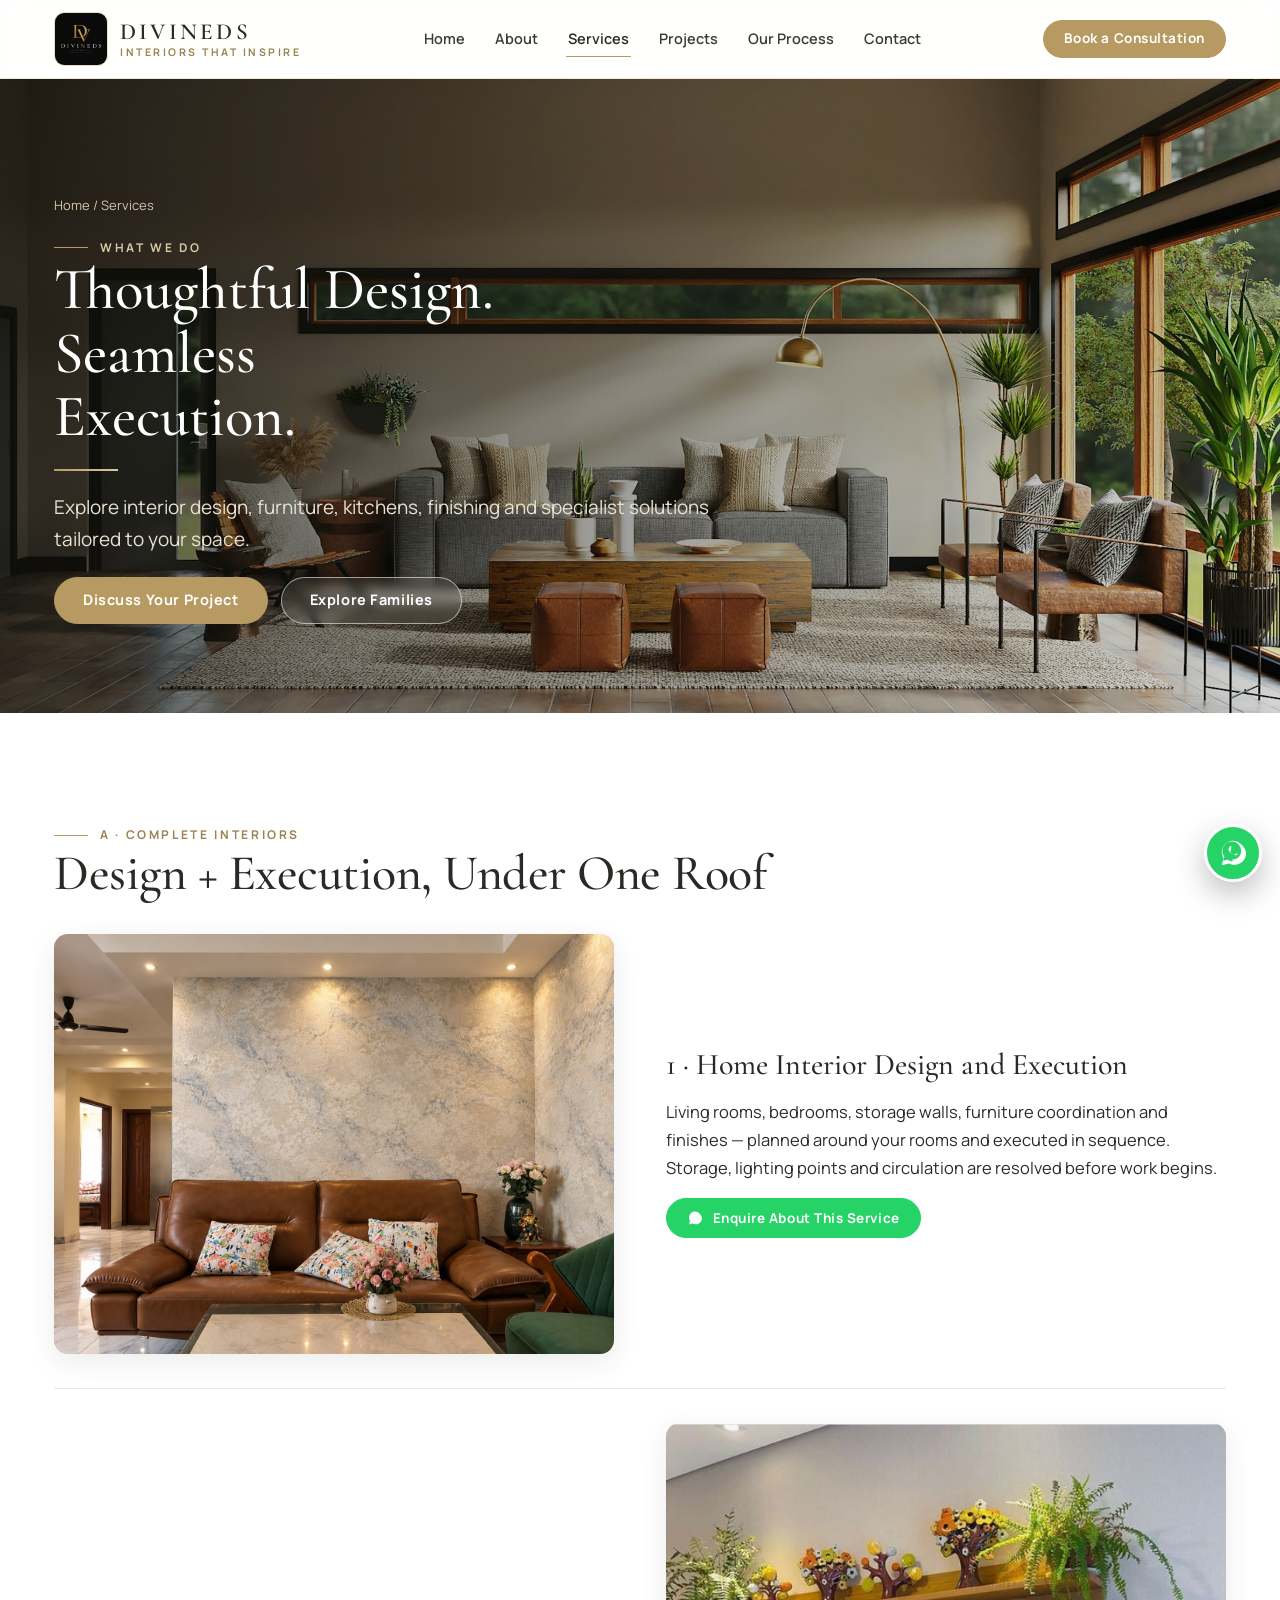
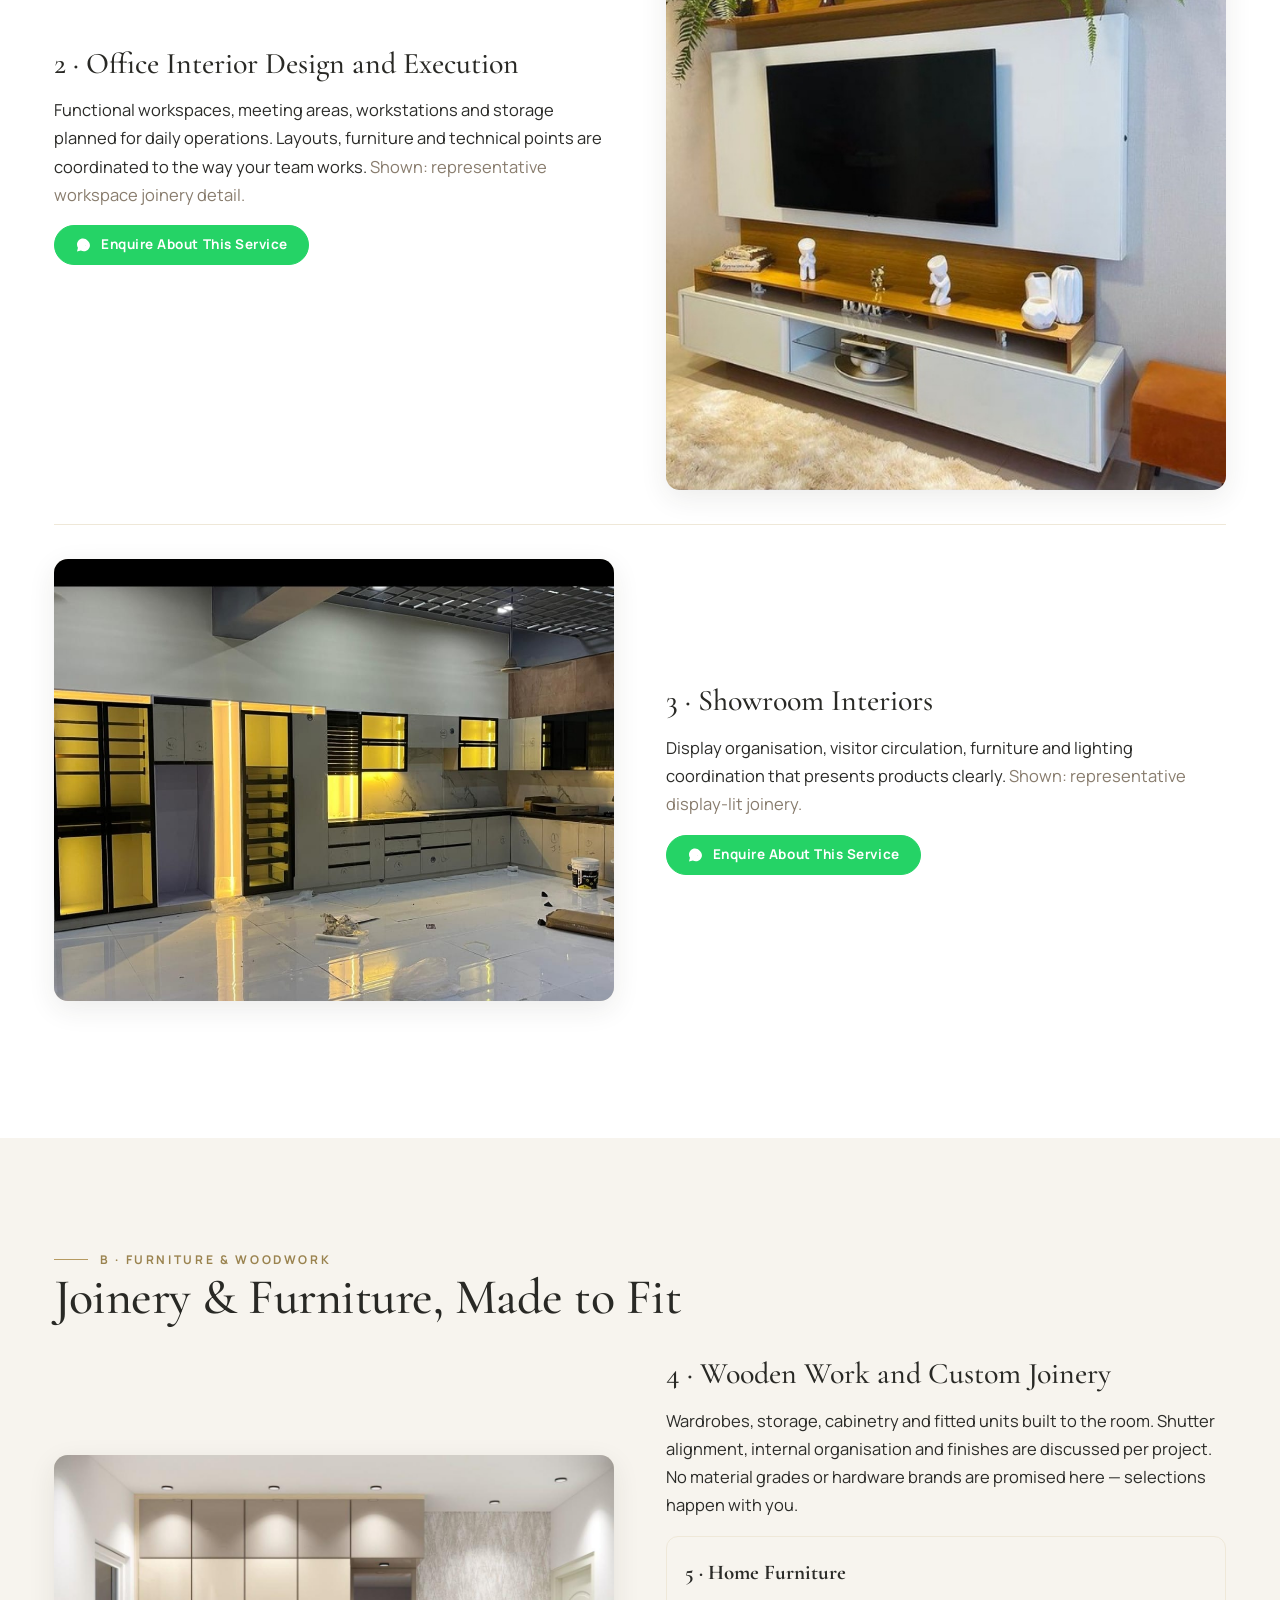
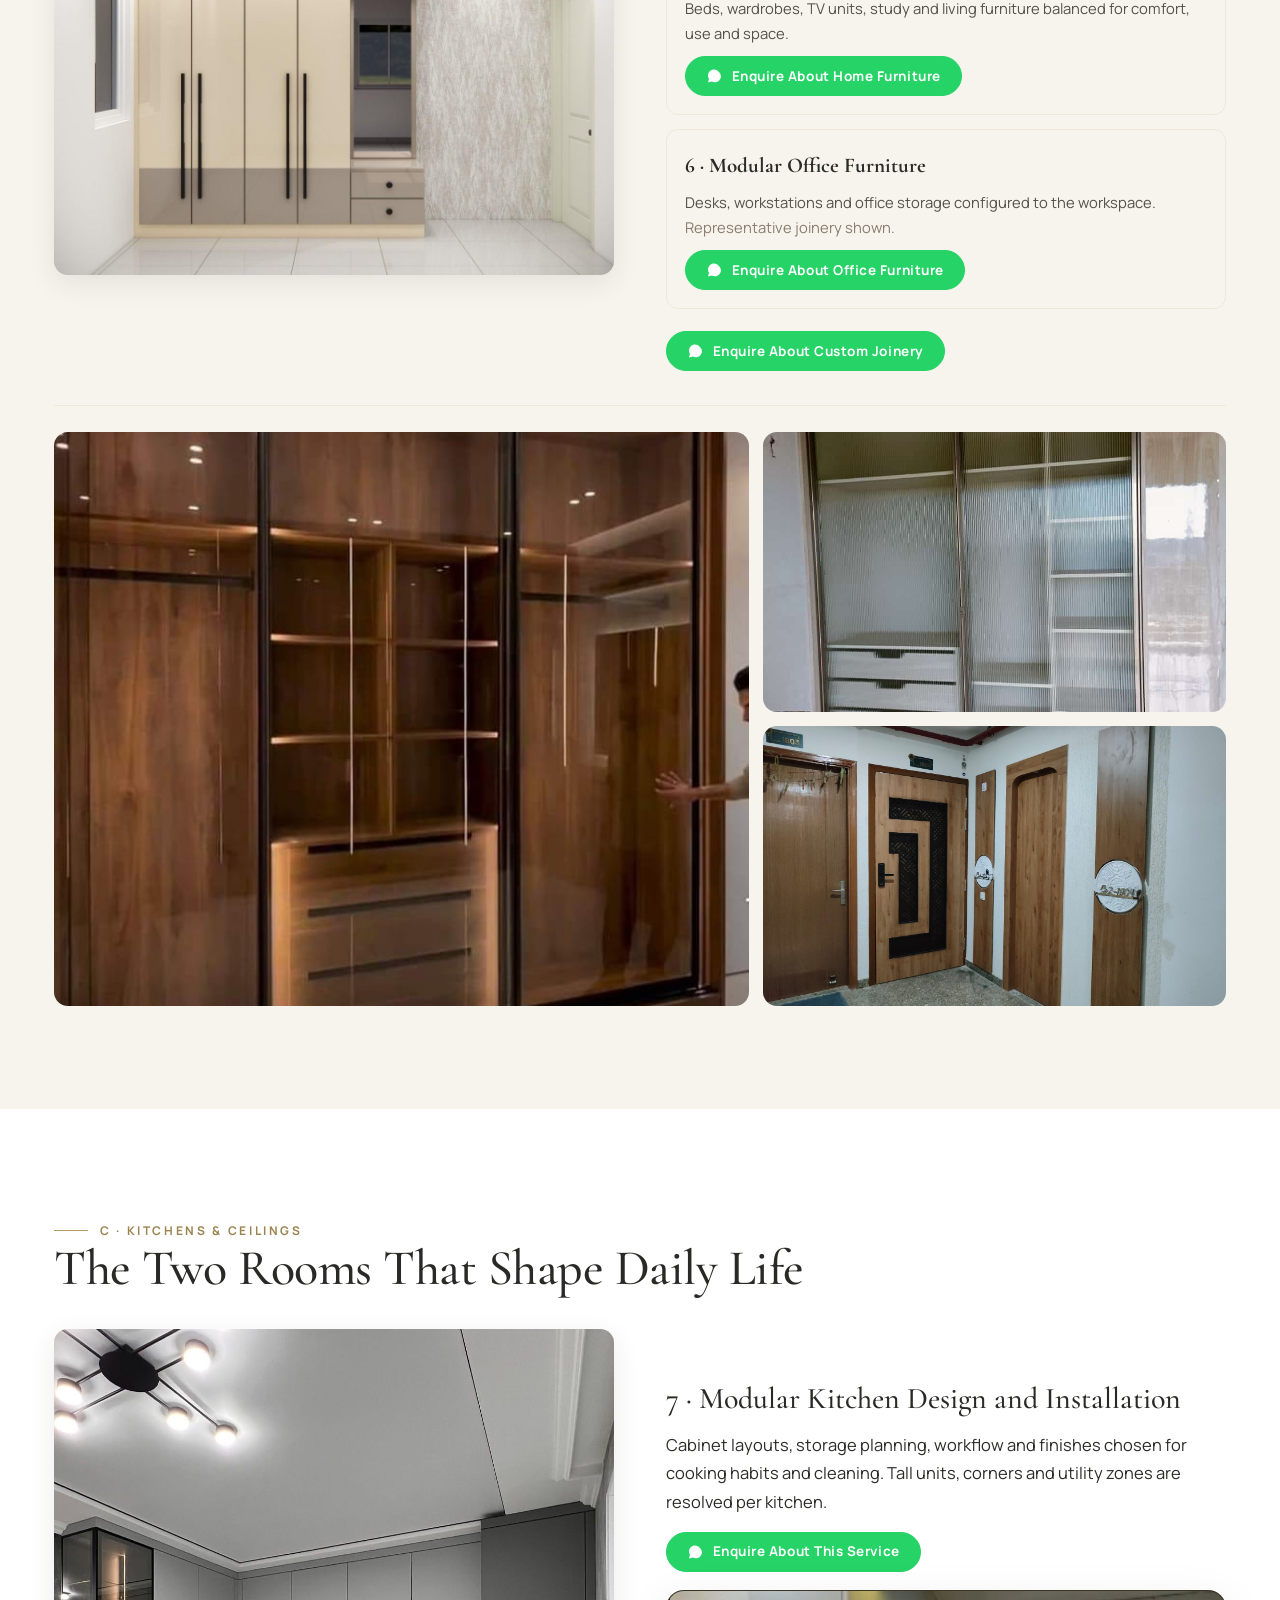
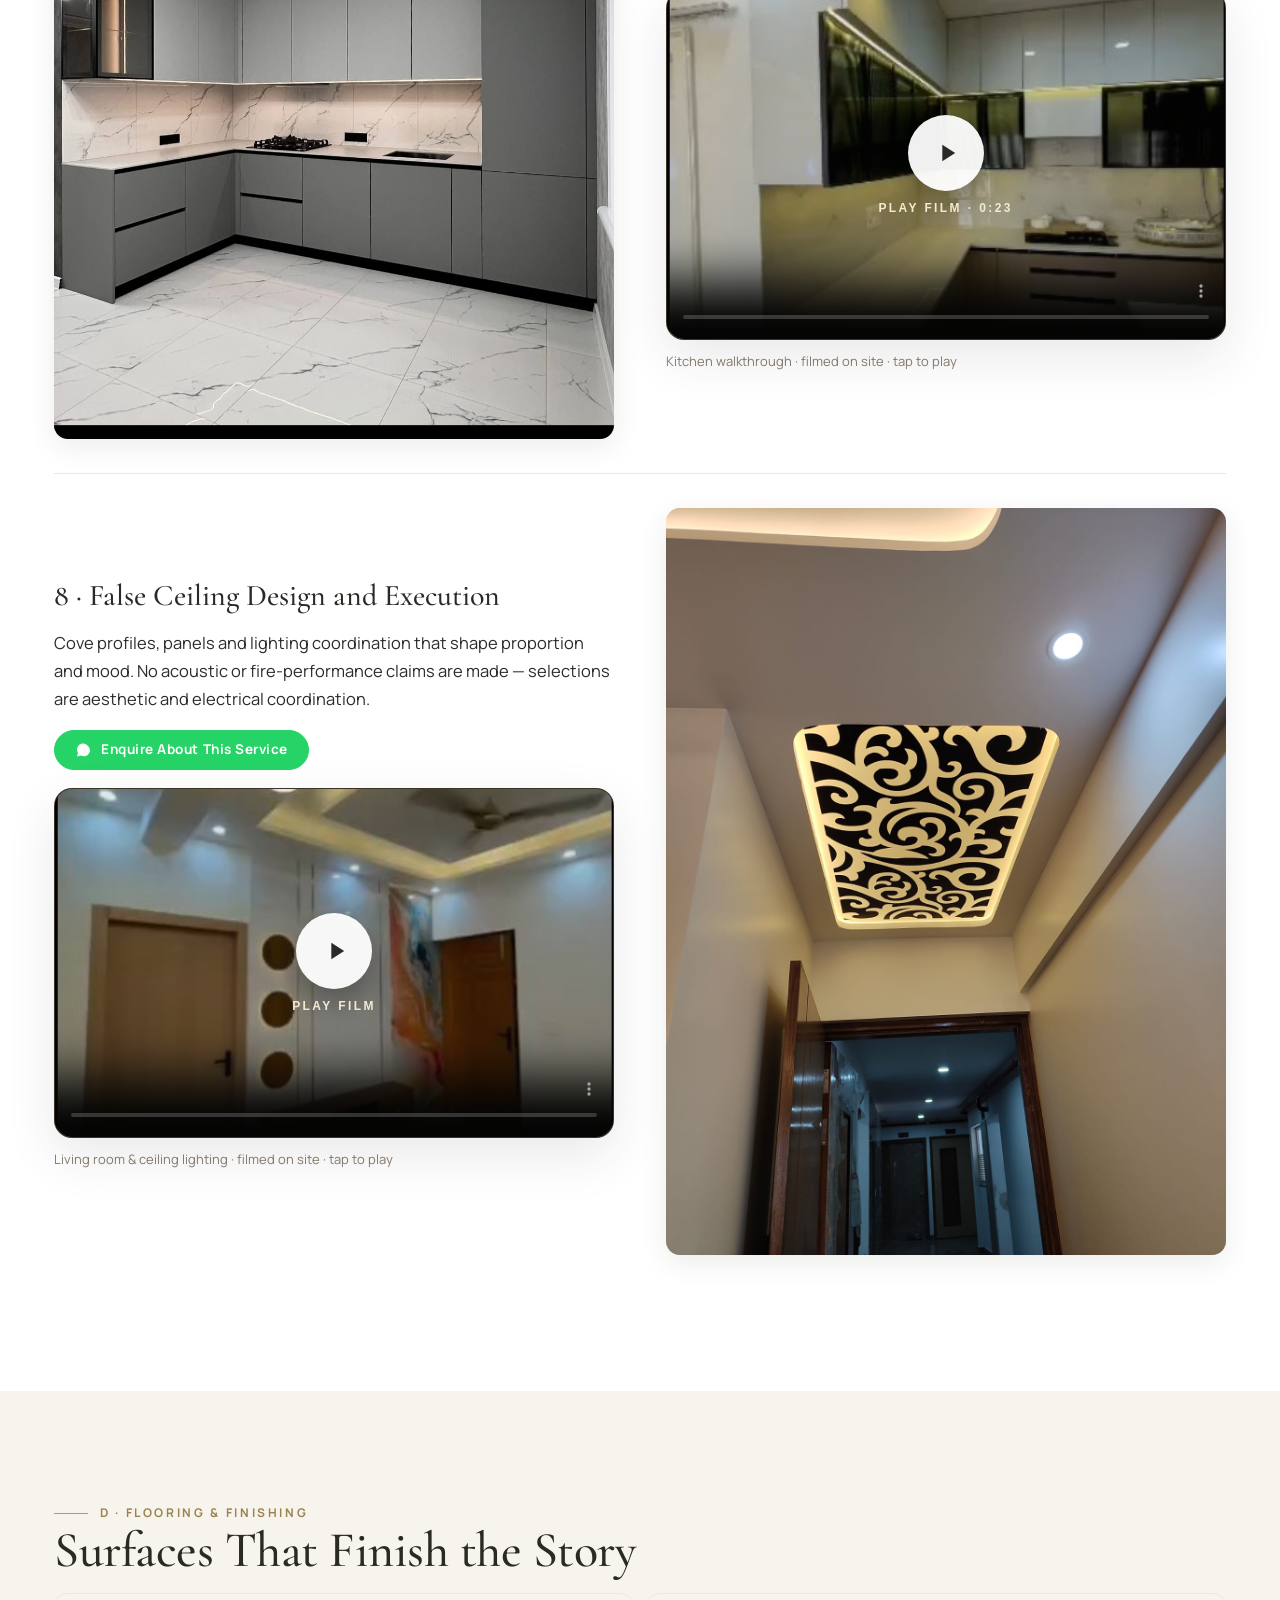
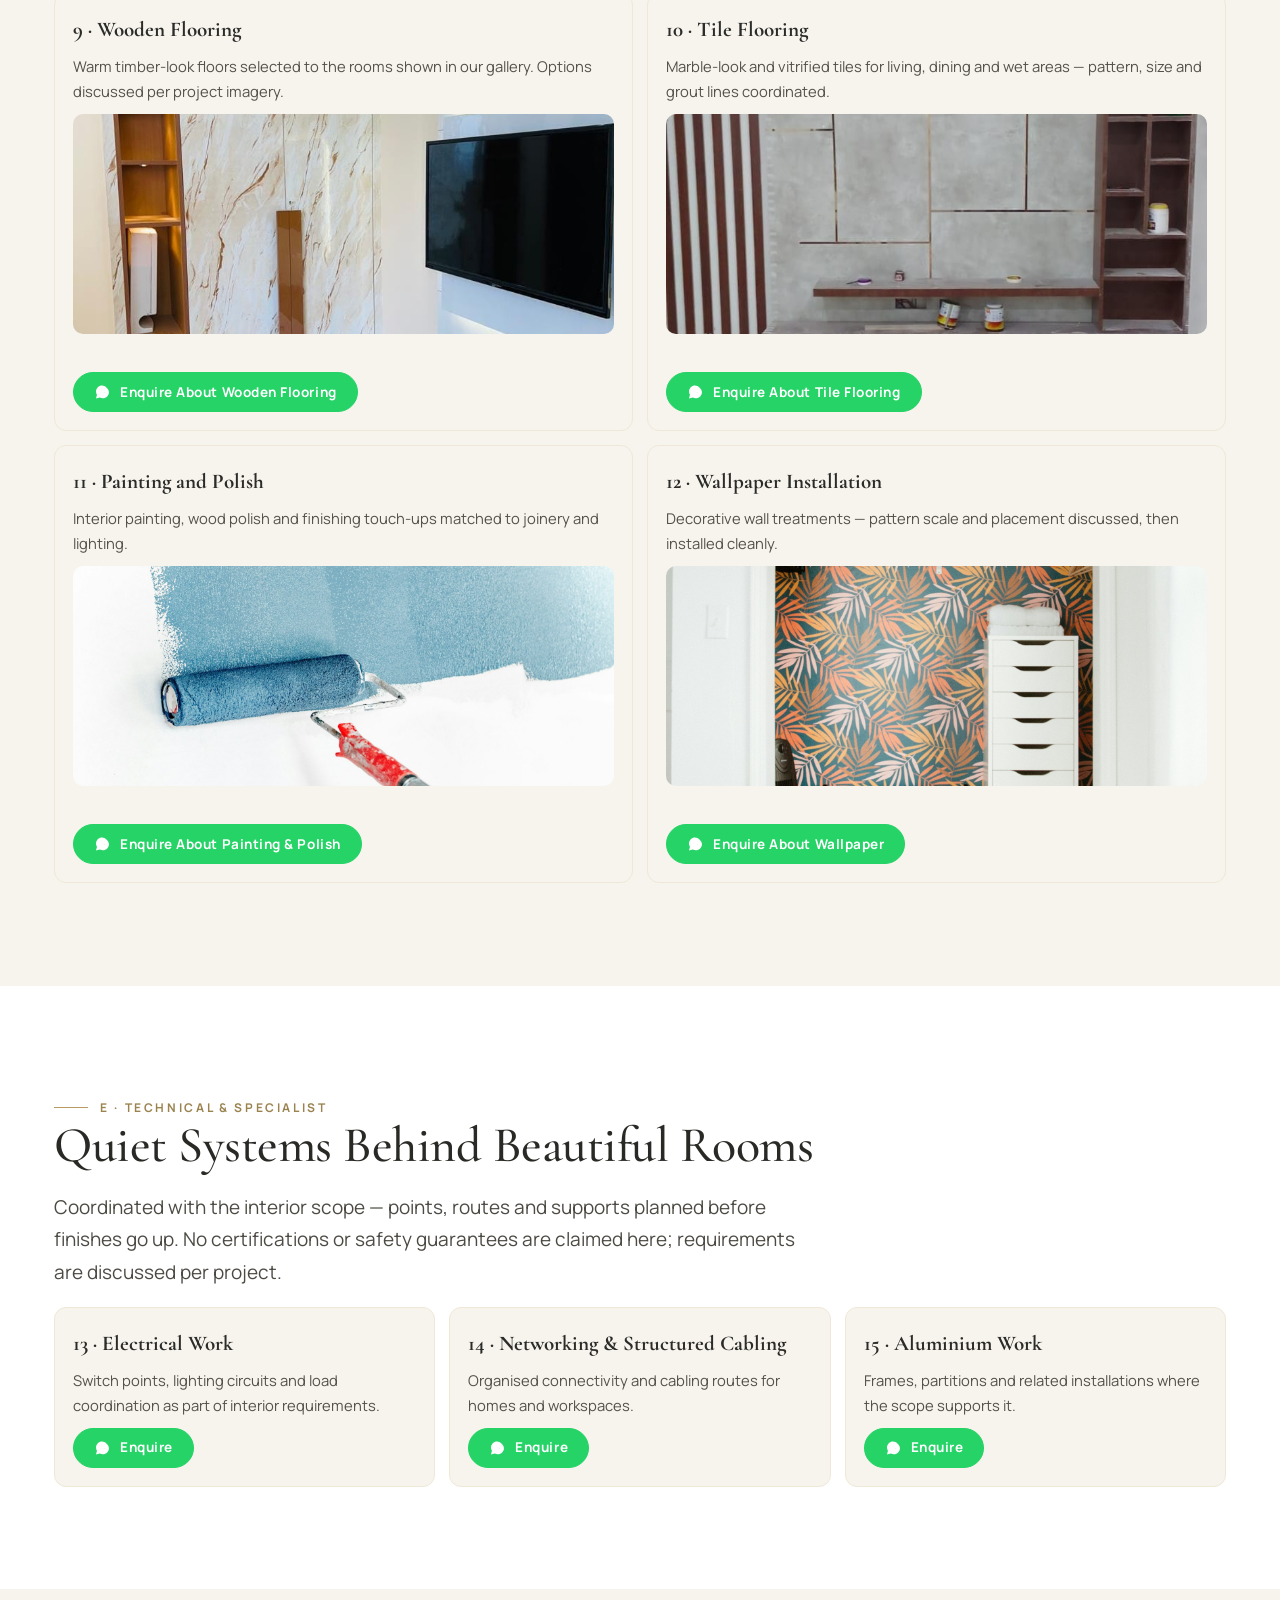
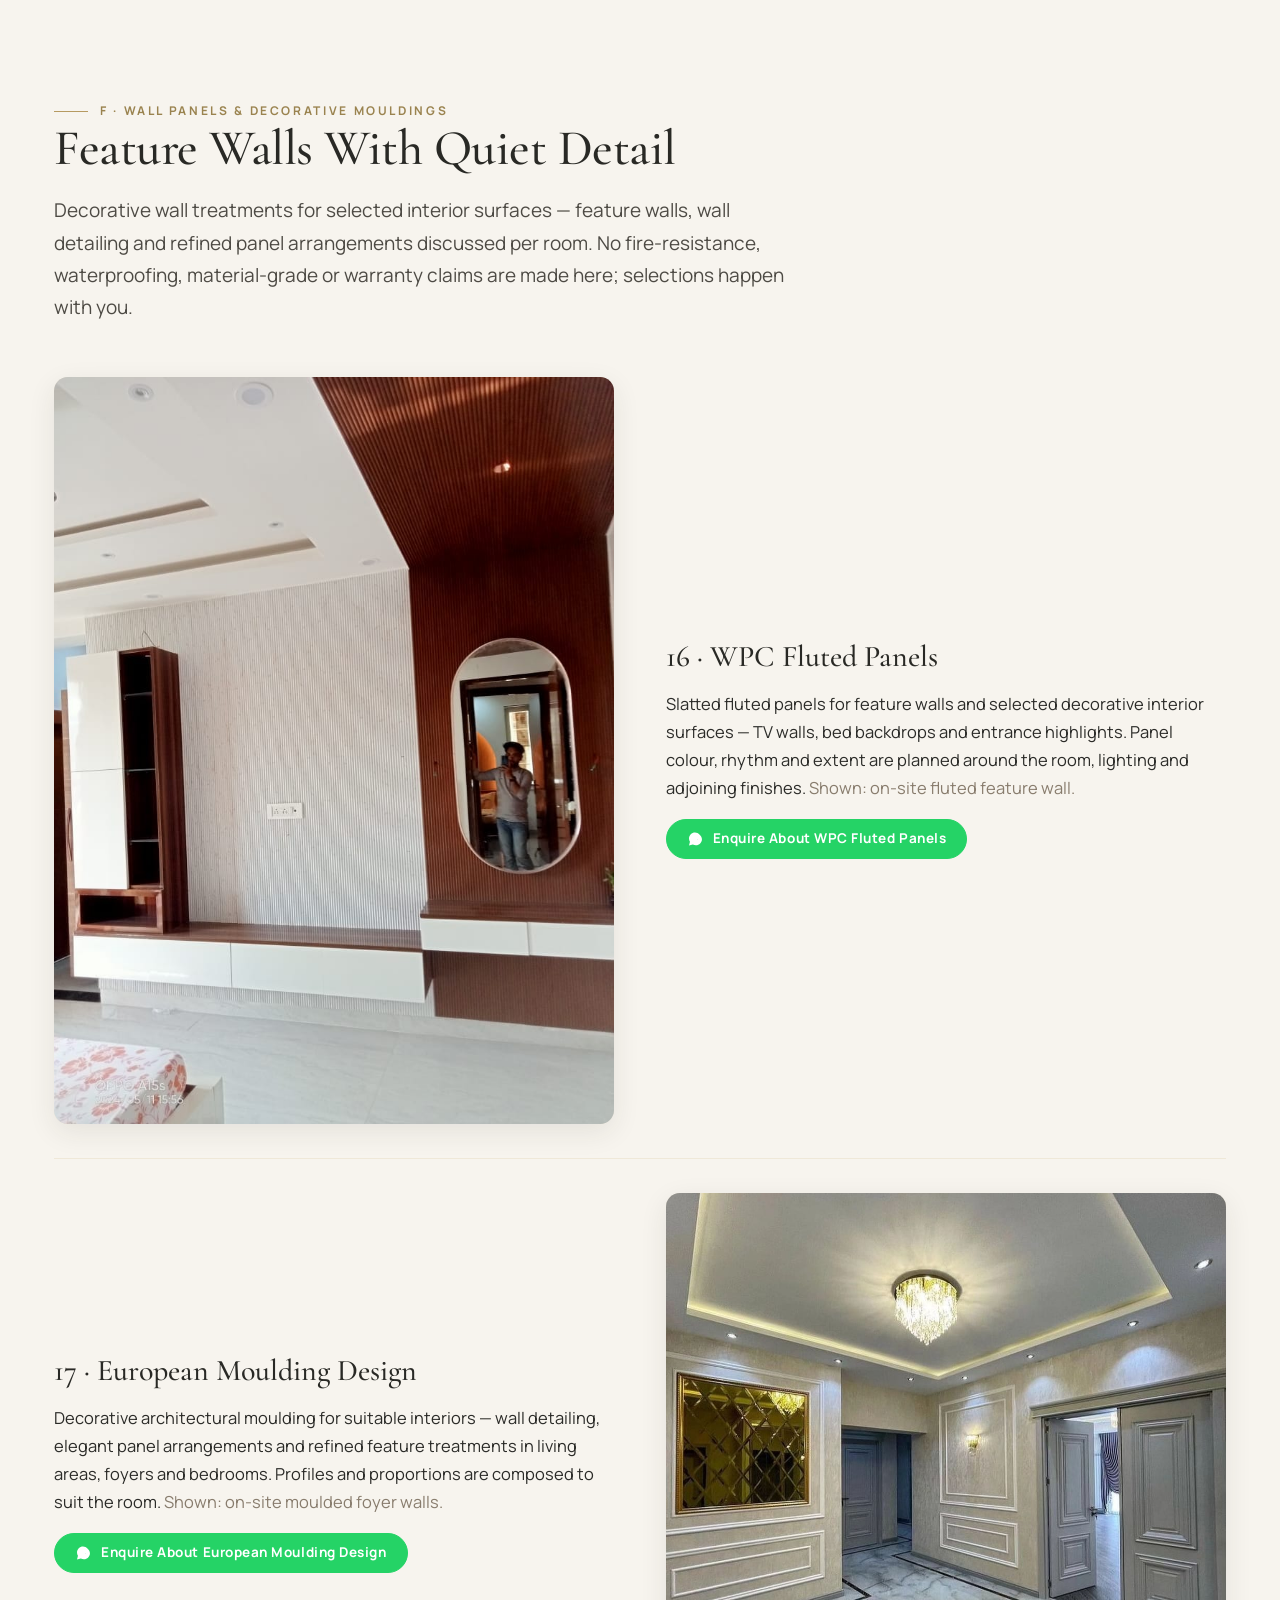
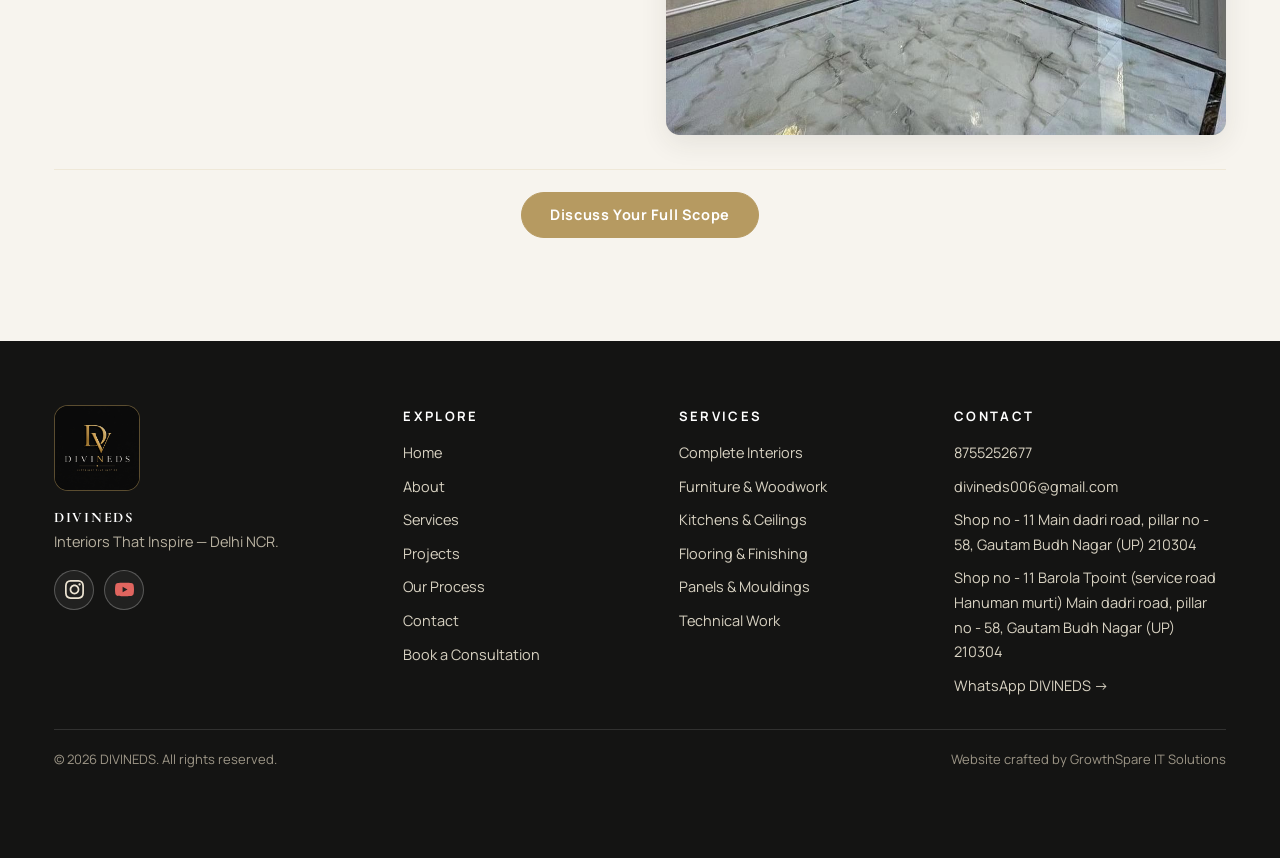
<file: services.html>
<!DOCTYPE html>
<html lang="en">
<head>
<meta charset="UTF-8"><meta name="viewport" content="width=device-width, initial-scale=1.0">
<title>Services — DIVINEDS | Complete Interiors, Kitchens, Furniture, Finishes</title>
<meta name="description" content="All 17 DIVINEDS services across 6 families: home, office and showroom interiors; woodwork, furniture, modular kitchens, false ceilings, flooring, painting, wallpaper, WPC fluted panels, European moulding design, electrical, networking and aluminium work. Interior design in Noida, Greater Noida and Delhi NCR. Enquire on WhatsApp.">
<link rel="canonical" href="https://divineds.com/services.html">
<meta property="og:type" content="website">
<meta property="og:url" content="https://divineds.com/services.html">
<meta property="og:title" content="Services — DIVINEDS | Complete Interiors, Kitchens, Furniture, Finishes">
<meta property="og:description" content="All 17 DIVINEDS services across 6 families: home, office and showroom interiors; woodwork, furniture, modular kitchens, false ceilings, flooring, painting, wallpaper, WPC fluted panels, European moulding design, electrical, networking and aluminium work. Interior design in Noida, Greater Noida and Delhi NCR. Enquire on WhatsApp.">
<meta property="og:image" content="https://divineds.com/logo.jpg">
<link rel="icon" type="image/jpeg" href="logo.jpg">
<link rel="preconnect" href="https://fonts.googleapis.com"><link rel="preconnect" href="https://fonts.gstatic.com" crossorigin>
<link href="https://fonts.googleapis.com/css2?family=Cormorant+Garamond:wght@400;500;600&family=Manrope:wght@400;500;600;700;800&display=swap" rel="stylesheet">
<link rel="stylesheet" href="css/styles.css">
<noscript><style>.reveal{opacity:1!important;transform:none!important}.mobile-menu{display:block}.menu-btn{display:none}</style></noscript>
</head>
<body>
<a class="skip" href="#main">Skip to content</a>
<header class="site-header"><div class="header-inner">
<a class="brand" href="index.html" aria-label="DIVINEDS home"><img src="logo.jpg" alt="DIVINEDS logo" width="108" height="108"><span class="brand-text"><strong>DIVINEDS</strong><span>Interiors That Inspire</span></span></a>
<nav class="nav-desktop" aria-label="Primary"><a href="index.html">Home</a><a href="about.html">About</a><a href="services.html">Services</a><a href="projects.html">Projects</a><a href="process.html">Our Process</a><a href="contact.html">Contact</a></nav>
<div class="header-cta"><a class="btn btn-gold btn-sm" data-wa-general="General Consultation" href="https://wa.me/918755252677">Book a Consultation</a><button class="menu-btn" id="menuBtn" aria-expanded="false" aria-controls="mobileMenu" aria-label="Open menu"><svg viewBox="0 0 24 24" fill="none" stroke="currentColor" stroke-width="2"><path d="M3 6h18M3 12h18M3 18h18"/></svg></button></div></div>
<nav class="mobile-menu" id="mobileMenu" aria-label="Mobile"><a href="index.html">Home</a><a href="about.html">About</a><a href="services.html">Services</a><a href="projects.html">Projects</a><a href="process.html">Our Process</a><a href="contact.html">Contact</a><a href="consultation.html" style="color:#9a834f">Book a Consultation →</a></nav></header>
<main id="main">
<div class="hero-inner">
  <div class="bg"><img src="assets/banners/services-hero.jpg" alt="Premium living room with warm wood furniture, brass floor lamp and natural daylight" fetchpriority="high"></div>
  <div class="shade"></div>
  <div class="inner">
    <div class="breadcrumb"><a href="index.html">Home</a> / Services</div>
    <span class="eyebrow" style="color:#D8C7A5">What We Do</span>
    <h1>Thoughtful Design. Seamless Execution.</h1>
    <hr class="gold-rule">
    <p class="lead">Explore interior design, furniture, kitchens, finishing and specialist solutions tailored to your space.</p>
    <div class="mt"><a class="btn btn-gold" data-service="General Consultation" href="https://wa.me/918755252677">Discuss Your Project</a> <a class="btn btn-outline" href="#complete" style="margin-left:10px">Explore Families</a></div>
  </div>
</div>

<!-- A COMPLETE -->
<section class="section section-white" id="complete"><div class="wrap">
<span class="eyebrow">A · Complete Interiors</span><h2 class="h-section">Design + Execution, Under One Roof</h2>
<div class="svc-block"><div><div class="img-frame"><img src="assets/WhatsApp Image 2026-10-11 at 1.36.36 AM.jpeg" alt="Living room with brown leather sofa and stone accent wall" loading="lazy"></div></div>
<div><h3 class="h-card">1 · Home Interior Design and Execution</h3><p>Living rooms, bedrooms, storage walls, furniture coordination and finishes — planned around your rooms and executed in sequence. Storage, lighting points and circulation are resolved before work begins.</p><a class="btn btn-wa btn-sm" data-service="Home Interior Design and Execution" href="https://wa.me/918755252677">Enquire About This Service</a></div></div>
<div class="svc-block flip"><div><div class="img-frame"><img src="assets/WhatsApp Image 2026-10-11 at 1.36.58 AM.jpeg" alt="Compact study workspace with drawers beside a TV wall" loading="lazy"></div></div>
<div><h3 class="h-card">2 · Office Interior Design and Execution</h3><p>Functional workspaces, meeting areas, workstations and storage planned for daily operations. Layouts, furniture and technical points are coordinated to the way your team works. <span class="muted">Shown: representative workspace joinery detail.</span></p><a class="btn btn-wa btn-sm" data-service="Office Interior Design and Execution" href="https://wa.me/918755252677">Enquire About This Service</a></div></div>
<div class="svc-block"><div><div class="img-frame"><img src="assets/WhatsApp Image 2026-10-11 at 1.36.51 AM.jpeg" alt="Premium display kitchen with illuminated glass shutters" loading="lazy"></div></div>
<div><h3 class="h-card">3 · Showroom Interiors</h3><p>Display organisation, visitor circulation, furniture and lighting coordination that presents products clearly. <span class="muted">Shown: representative display-lit joinery.</span></p><a class="btn btn-wa btn-sm" data-service="Showroom Interiors" href="https://wa.me/918755252677">Enquire About This Service</a></div></div>
</div></section>

<!-- B FURNITURE -->
<section class="section section-ivory" id="furniture"><div class="wrap">
<span class="eyebrow">B · Furniture &amp; Woodwork</span><h2 class="h-section">Joinery &amp; Furniture, Made to Fit</h2>
<div class="svc-block"><div><div class="img-frame"><img src="assets/WhatsApp Image 2026-10-11 at 1.37.08 AM.jpeg" alt="Beige wardrobe with lit side niches in a bedroom" loading="lazy"></div></div>
<div><h3 class="h-card">4 · Wooden Work and Custom Joinery</h3><p>Wardrobes, storage, cabinetry and fitted units built to the room. Shutter alignment, internal organisation and finishes are discussed per project. No material grades or hardware brands are promised here — selections happen with you.</p><div class="svc-list">
<div class="svc-item"><h4>5 · Home Furniture</h4><p>Beds, wardrobes, TV units, study and living furniture balanced for comfort, use and space.</p><a class="btn btn-wa btn-sm" data-service="Home Furniture" href="https://wa.me/918755252677">Enquire About Home Furniture</a></div>
<div class="svc-item"><h4>6 · Modular Office Furniture</h4><p>Desks, workstations and office storage configured to the workspace. <span class="muted">Representative joinery shown.</span></p><a class="btn btn-wa btn-sm" data-service="Modular Office Furniture" href="https://wa.me/918755252677">Enquire About Office Furniture</a></div>
</div><div class="mt"><a class="btn btn-wa btn-sm" data-service="Wooden Work and Custom Joinery" href="https://wa.me/918755252677">Enquire About Custom Joinery</a></div></div></div>
<div class="collage" style="margin-top:26px"><div><img src="assets/WhatsApp Image 2026-10-11 at 1.37.06 AM.jpeg" alt="Sliding wardrobe with glass shutters" loading="lazy"></div><div><img src="assets/WhatsApp Image 2026-10-11 at 1.37.05 AM.jpeg" alt="White hinged wardrobe with drawers" loading="lazy"></div><div><img src="assets/WhatsApp Image 2026-10-11 at 1.36.39 AM (1).jpeg" alt="Entrance doors with wood and inlay detailing" loading="lazy"></div></div>
</div></section>

<!-- C KITCHENS -->
<section class="section section-white" id="kitchens"><div class="wrap">
<span class="eyebrow">C · Kitchens &amp; Ceilings</span><h2 class="h-section">The Two Rooms That Shape Daily Life</h2>
<div class="svc-block"><div><div class="img-frame"><img src="assets/WhatsApp Image 2026-10-11 at 1.36.48 AM (1).jpeg" alt="Grey L-shaped modular kitchen with marble backsplash and tall storage" loading="lazy"></div></div>
<div><h3 class="h-card">7 · Modular Kitchen Design and Installation</h3><p>Cabinet layouts, storage planning, workflow and finishes chosen for cooking habits and cleaning. Tall units, corners and utility zones are resolved per kitchen.</p><a class="btn btn-wa btn-sm" data-service="Modular Kitchen Design and Installation" href="https://wa.me/918755252677">Enquire About This Service</a>
<div class="film-card wide" data-film style="margin-top:18px;max-width:560px">
<video preload="none" playsinline controls poster="assets/posters/film-kitchen-walkthrough.jpg" aria-label="On-site walkthrough of a completed modular kitchen">
<source src="assets/WhatsApp Video 2026-10-11 at 1.36.35 AM.mp4" type="video/mp4">
</video>
<button class="film-play" aria-label="Play kitchen walkthrough film"><span class="disc"><svg viewBox="0 0 24 24"><path d="M8 5v14l11-7z"/></svg></span><span class="lbl">Play Film · 0:23</span></button>
</div>
<p class="film-note">Kitchen walkthrough · filmed on site · tap to play</p></div></div>
<div class="svc-block flip"><div><div class="img-frame"><img src="assets/WhatsApp Image 2026-10-11 at 1.36.40 AM.jpeg" alt="Decorative backlit false-ceiling panel" loading="lazy"></div></div>
<div><h3 class="h-card">8 · False Ceiling Design and Execution</h3><p>Cove profiles, panels and lighting coordination that shape proportion and mood. No acoustic or fire-performance claims are made — selections are aesthetic and electrical coordination.</p><a class="btn btn-wa btn-sm" data-service="False Ceiling Design and Execution" href="https://wa.me/918755252677">Enquire About This Service</a>
<div class="film-card wide" data-film style="margin-top:18px;max-width:560px">
<video preload="none" playsinline controls poster="assets/posters/film-living-ceiling.jpg" aria-label="On-site film of a living room with chandelier and cove ceiling lighting">
<source src="assets/WhatsApp Video 2026-10-11 at 1.36.42 AM.mp4" type="video/mp4">
</video>
<button class="film-play" aria-label="Play ceiling and living room film"><span class="disc"><svg viewBox="0 0 24 24"><path d="M8 5v14l11-7z"/></svg></span><span class="lbl">Play Film</span></button>
</div>
<p class="film-note">Living room &amp; ceiling lighting · filmed on site · tap to play</p></div></div>
</div></section>

<!-- D FINISHING -->
<section class="section section-ivory" id="finishing"><div class="wrap">
<span class="eyebrow">D · Flooring &amp; Finishing</span><h2 class="h-section">Surfaces That Finish the Story</h2>
<div class="svc-list" style="grid-template-columns:1fr 1fr;display:grid;gap:14px">
<div class="svc-item"><h4>9 · Wooden Flooring</h4><p>Warm timber-look floors selected to the rooms shown in our gallery. Options discussed per project imagery.</p><img src="assets/WhatsApp Image 2026-10-11 at 1.37.05 AM (1).jpeg" alt="Bedroom with wardrobe and warm flooring" loading="lazy" style="border-radius:10px;margin:10px 0"><br><a class="btn btn-wa btn-sm" data-service="Wooden Flooring" href="https://wa.me/918755252677">Enquire About Wooden Flooring</a></div>
<div class="svc-item"><h4>10 · Tile Flooring</h4><p>Marble-look and vitrified tiles for living, dining and wet areas — pattern, size and grout lines coordinated.</p><img src="assets/WhatsApp Image 2026-10-11 at 1.37.00 AM (1).jpeg" alt="Living room with large marble-look tile flooring" loading="lazy" style="border-radius:10px;margin:10px 0"><br><a class="btn btn-wa btn-sm" data-service="Tile Flooring" href="https://wa.me/918755252677">Enquire About Tile Flooring</a></div>
<div class="svc-item"><h4>11 · Painting and Polish</h4><p>Interior painting, wood polish and finishing touch-ups matched to joinery and lighting.</p><img src="assets/services/painting-polish.jpg" alt="Professional painter applying smooth paint to an interior wall with a roller" loading="lazy" style="border-radius:10px;margin:10px 0;object-position:center 40%"><br><a class="btn btn-wa btn-sm" data-service="Painting and Polish" href="https://wa.me/918755252677">Enquire About Painting &amp; Polish</a></div>
<div class="svc-item"><h4>12 · Wallpaper Installation</h4><p>Decorative wall treatments — pattern scale and placement discussed, then installed cleanly.</p><img src="assets/services/wallpaper-installation.jpg" alt="Elegant bedroom with patterned feature-wall wallpaper, bed, dresser and warm lighting" loading="lazy" style="border-radius:10px;margin:10px 0;object-position:center 50%"><br><a class="btn btn-wa btn-sm" data-service="Wallpaper Installation" href="https://wa.me/918755252677">Enquire About Wallpaper</a></div>
</div></div></section>

<!-- E TECHNICAL -->
<section class="section section-white" id="technical"><div class="wrap">
<span class="eyebrow">E · Technical &amp; Specialist</span><h2 class="h-section">Quiet Systems Behind Beautiful Rooms</h2>
<p class="lead">Coordinated with the interior scope — points, routes and supports planned before finishes go up. No certifications or safety guarantees are claimed here; requirements are discussed per project.</p>
<div class="svc-list" style="grid-template-columns:1fr 1fr 1fr;display:grid;gap:14px" id="techGrid">
<div class="svc-item"><h4>13 · Electrical Work</h4><p>Switch points, lighting circuits and load coordination as part of interior requirements.</p><a class="btn btn-wa btn-sm" data-service="Electrical Work" href="https://wa.me/918755252677">Enquire</a></div>
<div class="svc-item"><h4>14 · Networking &amp; Structured Cabling</h4><p>Organised connectivity and cabling routes for homes and workspaces.</p><a class="btn btn-wa btn-sm" data-service="Networking and Structured Cabling" href="https://wa.me/918755252677">Enquire</a></div>
<div class="svc-item"><h4>15 · Aluminium Work</h4><p>Frames, partitions and related installations where the scope supports it.</p><a class="btn btn-wa btn-sm" data-service="Aluminium Work" href="https://wa.me/918755252677">Enquire</a></div>
</div>
</div></section>

<!-- F PANELS & MOULDINGS -->
<section class="section section-ivory" id="panels"><div class="wrap">
<span class="eyebrow">F · Wall Panels &amp; Decorative Mouldings</span><h2 class="h-section">Feature Walls With Quiet Detail</h2>
<p class="lead">Decorative wall treatments for selected interior surfaces — feature walls, wall detailing and refined panel arrangements discussed per room. No fire-resistance, waterproofing, material-grade or warranty claims are made here; selections happen with you.</p>
<div class="svc-block"><div><div class="img-frame"><img src="assets/new 3.jpeg" alt="TV feature wall with vertical WPC fluted panels in white and wood finish, floating console and oval mirror" loading="lazy"></div></div>
<div><h3 class="h-card">16 · WPC Fluted Panels</h3><p>Slatted fluted panels for feature walls and selected decorative interior surfaces — TV walls, bed backdrops and entrance highlights. Panel colour, rhythm and extent are planned around the room, lighting and adjoining finishes. <span class="muted">Shown: on-site fluted feature wall.</span></p><a class="btn btn-wa btn-sm" data-service="WPC Fluted Panels" href="https://wa.me/918755252677">Enquire About WPC Fluted Panels</a></div></div>
<div class="svc-block flip"><div><div class="img-frame"><img src="assets/new 2.jpeg" alt="Elegant foyer with European-style wall moulding panels, rectangular gold-framed mirror, marble floor and crystal chandelier" loading="lazy"></div></div>
<div><h3 class="h-card">17 · European Moulding Design</h3><p>Decorative architectural moulding for suitable interiors — wall detailing, elegant panel arrangements and refined feature treatments in living areas, foyers and bedrooms. Profiles and proportions are composed to suit the room. <span class="muted">Shown: on-site moulded foyer walls.</span></p><a class="btn btn-wa btn-sm" data-service="European Moulding Design" href="https://wa.me/918755252677">Enquire About European Moulding Design</a></div></div>
<div class="mt center"><a class="btn btn-gold" href="consultation.html">Discuss Your Full Scope</a></div>
</div></section>
</main>
<footer><div class="wrap"><div class="foot-grid">
<div class="foot-brand"><img src="logo.jpg" alt="DIVINEDS logo" loading="lazy"><p style="margin-top:14px"><strong style="color:#fff;font-family:var(--font-serif);letter-spacing:.12em">DIVINEDS</strong><br>Interiors That Inspire — Delhi NCR.</p><div class="foot-social"><a href="https://www.instagram.com/divineds_interior22?utm_source=ig_web_button_share_sheet&mdxt=ZDNlZDc0MzIxNw==" target="_blank" rel="noopener noreferrer" aria-label="Visit DIVINEDS on Instagram"><svg viewBox="0 0 24 24" aria-hidden="true"><path d="M12 2.163c3.204 0 3.584.012 4.85.07 3.252.148 4.771 1.691 4.919 4.919.058 1.265.069 1.645.069 4.849 0 3.205-.012 3.584-.069 4.849-.149 3.225-1.664 4.771-4.919 4.919-1.266.058-1.644.07-4.85.07-3.204 0-3.584-.012-4.849-.07-3.26-.149-4.771-1.699-4.919-4.92-.058-1.265-.07-1.644-.07-4.849 0-3.204.013-3.583.07-4.849.149-3.227 1.664-4.771 4.919-4.919 1.266-.057 1.645-.069 4.849-.069zm0-2.163c-3.259 0-3.667.014-4.947.072-4.358.2-6.78 2.618-6.98 6.98-.059 1.281-.073 1.689-.073 4.948 0 3.259.014 3.668.072 4.948.2 4.358 2.618 6.78 6.98 6.98 1.281.058 1.689.072 4.948.072 3.259 0 3.668-.014 4.948-.072 4.354-.2 6.782-2.618 6.979-6.98.059-1.28.073-1.689.073-4.948 0-3.259-.014-3.667-.072-4.947-.196-4.354-2.617-6.78-6.979-6.98-1.281-.059-1.69-.073-4.949-.073zm0 5.838c-3.403 0-6.162 2.759-6.162 6.162s2.759 6.163 6.162 6.163 6.162-2.759 6.162-6.163c0-3.403-2.759-6.162-6.162-6.162zm0 10.162c-2.209 0-4-1.79-4-4 0-2.209 1.791-4 4-4s4 1.791 4 4c0 2.21-1.791 4-4 4zm6.406-11.845c-.796 0-1.441.645-1.441 1.44s.645 1.44 1.441 1.44c.795 0 1.439-.645 1.439-1.44s-.644-1.44-1.439-1.44z"/></svg></a><a class="yt" href="https://youtube.com/@divinedsinterior?si=07XDv7aZhD7g5hRN" target="_blank" rel="noopener noreferrer" aria-label="Visit DIVINEDS on YouTube"><svg viewBox="0 0 24 24" aria-hidden="true"><path d="M23.5 6.2a3 3 0 0 0-2.1-2.1C19.5 3.5 12 3.5 12 3.5s-7.5 0-9.4.6A3 3 0 0 0 .5 6.2 31.3 31.3 0 0 0 0 12a31.3 31.3 0 0 0 .5 5.8 3 3 0 0 0 2.1 2.1c1.9.6 9.4.6 9.4.6s7.5 0 9.4-.6a3 3 0 0 0 2.1-2.1A31.3 31.3 0 0 0 24 12a31.3 31.3 0 0 0-.5-5.8zM9.6 15.6V8.4L15.8 12l-6.2 3.6z"/></svg></a></div></div>
<div><h5>Explore</h5><ul><li><a href="index.html">Home</a></li><li><a href="about.html">About</a></li><li><a href="services.html">Services</a></li><li><a href="projects.html">Projects</a></li><li><a href="process.html">Our Process</a></li><li><a href="contact.html">Contact</a></li><li><a href="consultation.html">Book a Consultation</a></li></ul></div>
<div><h5>Services</h5><ul><li><a href="services.html#complete">Complete Interiors</a></li><li><a href="services.html#furniture">Furniture &amp; Woodwork</a></li><li><a href="services.html#kitchens">Kitchens &amp; Ceilings</a></li><li><a href="services.html#finishing">Flooring &amp; Finishing</a></li><li><a href="services.html#panels">Panels &amp; Mouldings</a></li><li><a href="services.html#technical">Technical Work</a></li></ul></div>
<div><h5>Contact</h5><ul><li><a href="tel:+918755252677">8755252677</a></li><li><a href="mailto:divineds006@gmail.com">divineds006@gmail.com</a></li><li>Shop no - 11 Main dadri road, pillar no - 58, Gautam Budh Nagar (UP) 210304</li><li>Shop no - 11 Barola Tpoint (service road Hanuman murti) Main dadri road, pillar no - 58, Gautam Budh Nagar (UP) 210304</li><li><a data-wa-general="General Consultation" href="https://wa.me/918755252677">WhatsApp DIVINEDS →</a></li></ul></div>
</div><div class="foot-bottom"><span>© <span data-year>2026</span> DIVINEDS. All rights reserved.</span><span>Website crafted by GrowthSpare IT Solutions</span></div></div></footer>
<a class="wa-float" data-wa-general="General Consultation" href="https://wa.me/918755252677" aria-label="Chat with DIVINEDS on WhatsApp"><svg viewBox="0 0 32 32" aria-hidden="true"><path d="M16 3C9.4 3 4 8.4 4 15c0 2.4.7 4.6 1.9 6.5L4 29l7.7-1.9c1.8 1 3.9 1.5 6.1 1.5h.1c6.6 0 12-5.4 12-12S22.6 3 16 3zm0 21.9h-.1c-1.9 0-3.7-.5-5.3-1.5l-.4-.2-4.6 1.1 1.1-4.4-.3-.4c-1.1-1.7-1.7-3.7-1.7-5.7 0-5.5 4.5-10 10-10s10 4.5 10 10-4.4 9.1-9.7 9.1zm5.5-7.4c-.3-.2-1.8-.9-2-1s-.5-.2-.7.1-.8 1-1 1.2-.4.2-.7.1c-.3-.2-1.3-.5-2.4-1.5-.9-.8-1.5-1.8-1.7-2-.2-.3 0-.5.1-.6l.5-.6c.1-.2.2-.4.3-.6.1-.2 0-.4 0-.6L14.3 9c-.2-.5-.4-.4-.6-.4h-.5c-.2 0-.6.2-.9.8-.3.6-1.1 2.7-1.1 2.7s-.1.2 0 .5c.3.9 1.9 3.6 4.6 5 .6.3 1.1.4 1.5.6.6.2 1.2.2 1.6.1.5-.1 1.8-.7 2-1.4.2-.7.2-1.3.2-1.4-.1-.2-.3-.2-.6-.4z" fill="#fff"/></svg></a>
<script src="js/main.js" defer></script>
</body>
</html>
</file>
<file: css/styles.css>
/* DIVINEDS — White & Gold Luxury Interior System */
:root{
  --ivory:#F7F4EE;
  --white:#FFFFFF;
  --champagne:#D8C7A5;
  --gold:#B69A61;
  --gold-deep:#9a834f;
  --gold-soft:#EDE4D2;
  --charcoal:#292925;
  --ink:#2b2b28;
  --taupe:#887C6D;
  --line:#E7DDC9;
  --line-soft:#EFE8D8;
  --dark:#1d1d1b;
  --radius:14px;
  --radius-sm:10px;
  --shadow:0 18px 50px rgba(41,41,37,.10);
  --shadow-sm:0 8px 28px rgba(41,41,37,.09);
  --font-serif:"Cormorant Garamond","DM Serif Display",Georgia,"Times New Roman",serif;
  --font-sans:"Manrope","Inter",system-ui,-apple-system,"Segoe UI",Roboto,Arial,sans-serif;
  --max:1220px;
  --pad:clamp(56px,8vw,104px);
}
*{box-sizing:border-box}
html{scroll-behavior:smooth}
@media (prefers-reduced-motion:reduce){html{scroll-behavior:auto} *{animation-duration:.001ms!important;transition-duration:.001ms!important}}
body{margin:0;font-family:var(--font-sans);color:var(--ink);background:var(--ivory);line-height:1.7;font-size:16.5px;-webkit-font-smoothing:antialiased}
img{max-width:100%;display:block}
a{color:inherit}
::selection{background:var(--gold);color:#fff}
.wrap{max-width:var(--max);margin:0 auto;padding:0 24px}
section{position:relative}
.eyebrow{display:inline-flex;align-items:center;gap:12px;font-size:12px;letter-spacing:.22em;text-transform:uppercase;color:var(--gold-deep);font-weight:700}
.eyebrow::before{content:"";width:34px;height:1px;background:var(--gold);display:inline-block}
h1,h2,h3{font-family:var(--font-serif);font-weight:500;line-height:1.08;color:var(--charcoal);margin:0}
.h-display{font-size:clamp(40px,6vw,76px);letter-spacing:-.01em}
.h-section{font-size:clamp(30px,4vw,50px);letter-spacing:-.01em}
.h-card{font-size:clamp(22px,2.4vw,30px)}
.lead{font-size:clamp(16px,1.6vw,19px);color:#4d4a44;max-width:62ch}
.muted{color:var(--taupe)}
.gold-rule{width:64px;height:2px;background:linear-gradient(90deg,var(--gold),var(--champagne));border:0;margin:18px 0}
.btn{display:inline-flex;align-items:center;justify-content:center;gap:10px;padding:15px 28px;border-radius:999px;font-weight:700;font-size:14.5px;letter-spacing:.04em;text-decoration:none;border:1px solid transparent;cursor:pointer;transition:.25s ease;line-height:1}
.btn-gold{background:var(--gold);color:#fff;border-color:var(--gold)}
.btn-gold:hover{background:var(--gold-deep);border-color:var(--gold-deep);transform:translateY(-1px)}
.btn-outline{background:rgba(255,255,255,.08);color:#fff;border-color:rgba(255,255,255,.55);backdrop-filter:blur(6px)}
.btn-outline:hover{border-color:#fff;background:rgba(255,255,255,.16)}
.btn-light{background:#fff;color:var(--charcoal);border-color:#fff}
.btn-dark{background:var(--charcoal);color:#fff}
.btn-ghost{background:transparent;color:var(--charcoal);border-color:var(--line)}
.btn-ghost:hover{border-color:var(--gold);color:var(--gold-deep)}
.btn-sm{padding:11px 20px;font-size:13.5px}
/* WhatsApp enquiry buttons — green treatment (service enquiries only; consultation CTAs stay gold) */
.btn-wa{background:#25D366;border-color:#25D366;color:#FFFFFF}
.btn-wa:hover{background:#128C7E;border-color:#128C7E;color:#FFFFFF;transform:translateY(-1px)}
.btn-wa:focus-visible{outline:3px solid #128C7E;outline-offset:3px}
.btn-wa svg{width:18px;height:18px;fill:#FFFFFF;flex:0 0 18px}
.btn-wa.btn-sm svg{width:16px;height:16px;flex-basis:16px}
/* Instagram integration — restrained luxury treatment */
.insta-cta{display:flex;align-items:center;justify-content:space-between;gap:20px;flex-wrap:wrap;background:#fff;border:1px solid var(--line-soft);border-radius:18px;padding:clamp(20px,3.5vw,32px);margin-top:26px;box-shadow:var(--shadow-sm)}
.insta-cta .txt{max-width:60ch}
.insta-cta .txt p{margin:8px 0 0;color:#4d4a44;font-size:16px}
.btn-insta{background:var(--charcoal);border-color:var(--charcoal);color:#fff}
.btn-insta:hover{background:#000;border-color:#000;color:#fff;transform:translateY(-1px)}
.btn-insta:focus-visible{outline:3px solid var(--gold);outline-offset:3px}
.btn-insta svg{width:19px;height:19px;fill:#fff;flex:0 0 19px}
.insta-icon-badge{display:inline-flex;align-items:center;justify-content:center;width:46px;height:46px;border-radius:14px;background:linear-gradient(135deg,#F58529,#DD2A7B 55%,#8134AF);flex:0 0 46px}
.insta-icon-badge svg{width:24px;height:24px;fill:#fff}
.foot-social{display:flex;gap:10px;margin-top:14px}
.foot-social a{display:inline-flex;align-items:center;justify-content:center;width:40px;height:40px;border-radius:50%;border:1px solid rgba(255,255,255,.25);background:rgba(255,255,255,.06)}
.foot-social a:hover{background:rgba(255,255,255,.14);border-color:#fff}
.foot-social a:focus-visible{outline:3px solid var(--gold);outline-offset:2px}
.foot-social svg{width:19px;height:19px;fill:#EDE4D2}
/* Our Process — work-photo alignment (top-aligned, natural proportions) */
.split.process-split{align-items:start}
.process-split .steps{margin-top:0}
.process-side .img-frame{max-width:520px}
.process-side .img-frame img{object-position:center 30%}
@media(max-width:920px){.process-side .img-frame{max-width:560px;margin:0 auto}}
/* Service finishing images (11/12 match 9/10 treatment) */
.svc-item img{width:100%;height:220px;object-fit:cover;display:block}
/* Header */
.skip{position:absolute;left:-9999px;background:var(--charcoal);color:#fff;padding:10px 16px;z-index:200;border-radius:8px}
.skip:focus{left:12px;top:12px}
.site-header{position:sticky;top:0;z-index:80;background:rgba(255,255,255,.92);backdrop-filter:blur(14px);border-bottom:1px solid var(--line-soft)}
.header-inner{display:flex;align-items:center;justify-content:space-between;gap:16px;height:78px;max-width:var(--max);margin:0 auto;padding:0 24px}
.brand{display:flex;align-items:center;gap:12px;text-decoration:none}
.brand img{width:54px;height:54px;object-fit:cover;border-radius:10px;border:1px solid var(--line);background:#000}
.brand-text{line-height:1.1}
.brand-text strong{font-family:var(--font-serif);font-size:23px;letter-spacing:.14em;color:var(--charcoal);font-weight:600}
.brand-text span{display:block;font-size:10.5px;letter-spacing:.24em;text-transform:uppercase;color:var(--gold-deep);font-weight:700;margin-top:2px}
.nav-desktop{display:flex;align-items:center;gap:26px}
.nav-desktop a{position:relative;text-decoration:none;font-size:14.5px;font-weight:600;color:#3d3b37;padding:8px 2px}
.nav-desktop a::after{content:"";position:absolute;left:0;bottom:2px;height:1.5px;width:0;background:var(--gold);transition:.25s}
.nav-desktop a:hover::after,.nav-desktop a.active::after{width:100%}
.nav-desktop a.active{color:var(--charcoal)}
.header-cta{display:flex;align-items:center;gap:12px}
.menu-btn{display:none;border:1px solid var(--line);background:#fff;border-radius:10px;width:46px;height:46px;cursor:pointer;align-items:center;justify-content:center}
.menu-btn svg{width:22px;height:22px}
.mobile-menu{display:none;border-top:1px solid var(--line-soft);background:#fff;padding:10px 24px 22px}
.mobile-menu.open{display:block}
.mobile-menu a{display:block;padding:13px 4px;text-decoration:none;font-weight:700;border-bottom:1px solid var(--line-soft);color:var(--charcoal)}
.mobile-menu a:last-child{border-bottom:0}
@media(max-width:1100px){.nav-desktop{display:none}.menu-btn{display:inline-flex}.header-cta .btn{display:none}.header-inner{height:70px}.brand img{width:46px;height:46px}.brand-text strong{font-size:20px}}
/* Hero */
.hero{position:relative;isolation:isolate;min-height:min(92vh,900px);display:flex;align-items:flex-end;background:#111;color:#fff;overflow:hidden}
.hero-video{position:absolute;inset:0;width:100%;height:100%;display:block;object-fit:cover;object-position:center;z-index:1;background:#111}
.hero video{position:absolute;inset:0;width:100%;height:100%;object-fit:cover;background:#111;z-index:1}
.hero-fallback{position:absolute;inset:0;background-size:cover;background-position:center;z-index:0;display:block;pointer-events:none}
.hero.is-playing .hero-fallback{display:none!important}
.hero::after{content:"";position:absolute;inset:0;z-index:2;background:linear-gradient(180deg,rgba(15,15,13,.28) 0%,rgba(15,15,13,.18) 38%,rgba(20,18,12,.55) 100%);pointer-events:none}
.hero-play{position:absolute;z-index:4;right:24px;bottom:70px;display:inline-flex;align-items:center;gap:10px;padding:13px 20px;border-radius:999px;border:1px solid rgba(255,255,255,.6);background:rgba(0,0,0,.55);color:#fff;font:700 13.5px/1 var(--font-sans);letter-spacing:.06em;cursor:pointer;backdrop-filter:blur(8px)}
.hero-play svg{width:18px;height:18px;fill:#fff}
.hero-play:hover{background:rgba(0,0,0,.75);border-color:#fff}
.hero-play[hidden]{display:none!important}
@media(max-width:760px){.hero-play{right:16px;bottom:150px}}
.hero-content{position:relative;z-index:3;width:100%;max-width:var(--max);margin:0 auto;padding:0 24px 72px}
.hero-badge{display:inline-flex;align-items:center;gap:10px;font-size:12px;letter-spacing:.22em;text-transform:uppercase;color:#F3E9D2;border:1px solid rgba(214,199,165,.55);padding:9px 16px;border-radius:999px;background:rgba(0,0,0,.28);backdrop-filter:blur(8px);max-width:100%}
.hero-badge i{width:7px;height:7px;border-radius:50%;background:var(--champagne);display:inline-block}
.hero h1{color:#fff;margin:20px 0 14px;max-width:14ch}
.hero p{color:#EDE7D8;max-width:58ch;font-size:clamp(15.5px,1.7vw,18.5px)}
.hero-actions{display:flex;flex-wrap:wrap;gap:12px;margin-top:26px}
.hero-meta{margin-top:18px;font-size:12.5px;letter-spacing:.18em;text-transform:uppercase;color:#D8C7A5}
.scroll-hint{position:absolute;right:96px;bottom:26px;z-index:3;color:#fff;font-size:12px;letter-spacing:.2em;text-transform:uppercase;opacity:.8;display:flex;align-items:center;gap:10px}
.scroll-hint::after{content:"";width:1px;height:44px;background:rgba(255,255,255,.5);display:block}
@media(max-width:760px){.hero{min-height:86vh}.hero-content{padding-bottom:56px}.scroll-hint{display:none!important}.hero-badge{font-size:10.5px;letter-spacing:.14em;padding:8px 12px}.hero-actions{flex-direction:column;align-items:stretch}.hero-actions .btn{width:100%}}
/* Sections */
.section{padding:var(--pad) 0}
.section-white{background:var(--white)}
.section-ivory{background:var(--ivory)}
.section-dark{background:var(--dark);color:#EDE8DB}
.section-dark h2,.section-dark h3{color:#fff}
.section-dark .lead{color:#CFC8B8}
.split{display:grid;grid-template-columns:1.05fr .95fr;gap:clamp(28px,5vw,72px);align-items:center}
@media(max-width:920px){.split{grid-template-columns:1fr}}
.img-frame{position:relative;border-radius:var(--radius);overflow:hidden;background:#E9E2D2;box-shadow:var(--shadow-sm)}
.img-frame img{width:100%;height:100%;object-fit:cover}
.img-tall{aspect-ratio:4/5}
.img-wide{aspect-ratio:16/11}
.img-square{aspect-ratio:1/1}
.img-badge{position:absolute;left:16px;bottom:16px;background:rgba(255,255,255,.94);border:1px solid var(--line);border-radius:12px;padding:10px 14px;font-size:13px;color:var(--charcoal);box-shadow:var(--shadow-sm)}
.img-badge strong{display:block;font-family:var(--font-serif);font-size:18px}
.collage{display:grid;grid-template-columns:1.2fr .8fr;grid-template-rows:280px 280px;gap:14px}
.collage div{border-radius:14px;overflow:hidden;background:#E9E2D2}
.collage img{width:100%;height:100%;object-fit:cover}
.collage div:first-child{grid-row:span 2}
@media(max-width:640px){.collage{grid-template-columns:1fr 1fr;grid-template-rows:200px 200px}}
/* Gallery editorial */
.ed-grid{display:grid;grid-template-columns:repeat(12,1fr);gap:14px;margin-top:30px}
.ed-grid figure{margin:0;border-radius:14px;overflow:hidden;position:relative;background:#E9E2D2;cursor:zoom-in;border:1px solid rgba(182,154,97,.18)}
.ed-grid img{width:100%;height:100%;object-fit:cover;transition:transform .6s ease}
.ed-grid figure:hover img{transform:scale(1.045)}
.ed-grid figcaption{position:absolute;left:0;right:0;bottom:0;padding:34px 16px 14px;background:linear-gradient(180deg,transparent,rgba(0,0,0,.62));color:#fff;font-size:13px}
.ed-grid figcaption strong{font-family:var(--font-serif);font-size:18px;display:block}
.span4{grid-column:span 4;height:340px}.span5{grid-column:span 5;height:340px}.span6{grid-column:span 6;height:380px}.span7{grid-column:span 7;height:380px}.span8{grid-column:span 8;height:380px}.span12{grid-column:span 12;height:420px}
@media(max-width:900px){.span4,.span5,.span6,.span7,.span8{grid-column:span 6;height:280px}.span12{height:300px}}
@media(max-width:600px){.ed-grid{grid-template-columns:1fr 1fr}.span4,.span5,.span6,.span7,.span8,.span12{grid-column:span 2;height:240px}}
/* principles */
.principles{display:grid;grid-template-columns:repeat(4,1fr);gap:14px;margin-top:32px}
.principle{background:#fff;border:1px solid var(--line-soft);border-radius:14px;padding:26px 22px}
.principle .num{font-family:var(--font-serif);color:var(--gold);font-size:30px}
.principle h3{margin:8px 0 8px;font-size:22px}
.principle p{margin:0;color:#5a564e;font-size:15px}
@media(max-width:920px){.principles{grid-template-columns:1fr 1fr}}
@media(max-width:560px){.principles{grid-template-columns:1fr}}
/* service families */
.families{display:grid;grid-template-columns:repeat(3,1fr);gap:16px;margin-top:30px}
.family{background:#fff;border:1px solid var(--line-soft);border-radius:16px;overflow:hidden;display:flex;flex-direction:column;transition:.25s}
.family:hover{transform:translateY(-3px);box-shadow:var(--shadow)}
.family .ph{height:230px;overflow:hidden;background:#E9E2D2}
.family .ph img{width:100%;height:100%;object-fit:cover}
.family .bd{padding:22px}
.family .bd h3{margin:0 0 8px}
.family .bd p{margin:0 0 14px;color:#5a564e;font-size:15px}
.link-gold{color:var(--gold-deep);font-weight:800;text-decoration:none;border-bottom:1.5px solid var(--gold);padding-bottom:2px}
@media(max-width:920px){.families{grid-template-columns:1fr 1fr}}
@media(max-width:620px){.families{grid-template-columns:1fr}}
/* solutions */
.sol-grid{display:grid;grid-template-columns:repeat(3,1fr);gap:14px;margin-top:28px}
.sol{border-radius:16px;overflow:hidden;position:relative;min-height:420px;display:flex;align-items:flex-end;color:#fff;background:#222}
.sol img{position:absolute;inset:0;width:100%;height:100%;object-fit:cover}
.sol::after{content:"";position:absolute;inset:0;background:linear-gradient(180deg,rgba(0,0,0,.05),rgba(0,0,0,.68))}
.sol div{position:relative;z-index:1;padding:24px}
.sol h3{color:#fff;margin:0 0 6px;font-size:28px}
.sol p{margin:0 0 12px;color:#EDE7D8;font-size:15px}
@media(max-width:920px){.sol-grid{grid-template-columns:1fr}.sol{min-height:320px}}
/* craft strip */
.craft{display:grid;grid-template-columns:.9fr 1.1fr;gap:clamp(24px,4vw,56px);align-items:center}
.craft-imgs{display:grid;grid-template-columns:1fr 1fr;gap:12px}
.craft-imgs figure{margin:0;border-radius:14px;overflow:hidden;background:#E9E2D2}
.craft-imgs img{width:100%;height:260px;object-fit:cover}
.craft-imgs figure:first-child{grid-column:span 2}
.craft-imgs figure:first-child img{height:320px}
@media(max-width:920px){.craft{grid-template-columns:1fr}}
.checklist{list-style:none;padding:0;margin:18px 0;display:grid;gap:10px}
.checklist li{display:flex;gap:10px;align-items:flex-start;color:#45423d;font-size:15.5px}
.checklist svg{flex:0 0 20px;margin-top:3px}
/* compact services */
.compact{display:grid;grid-template-columns:repeat(4,1fr);gap:12px;margin-top:26px}
.compact a{background:#fff;border:1px solid var(--line-soft);border-radius:14px;padding:20px;text-decoration:none;transition:.2s}
.compact a:hover{border-color:var(--gold);box-shadow:var(--shadow-sm)}
.compact h4{margin:0 0 6px;font-family:var(--font-serif);font-size:20px;color:var(--charcoal)}
.compact p{margin:0;font-size:13.8px;color:#6a665e}
@media(max-width:920px){.compact{grid-template-columns:1fr 1fr}}
@media(max-width:560px){.compact{grid-template-columns:1fr}}
/* timeline */
.timeline{display:grid;grid-template-columns:repeat(4,1fr);gap:12px;margin-top:28px;counter-reset:step}
.t-step{background:#fff;border:1px solid var(--line-soft);border-radius:14px;padding:22px;position:relative}
.t-step::before{content:attr(data-n);font-family:var(--font-serif);font-size:40px;color:var(--gold-soft);line-height:1;display:block}
.t-step h4{margin:8px 0 6px;font-family:var(--font-serif);font-size:21px}
.t-step p{margin:0;font-size:14.5px;color:#5c5850}
@media(max-width:920px){.timeline{grid-template-columns:1fr 1fr}}
@media(max-width:560px){.timeline{grid-template-columns:1fr}}
/* CTA band */
.cta-band{border-radius:20px;overflow:hidden;position:relative;color:#fff;display:grid;grid-template-columns:1.1fr .9fr;min-height:380px;background:var(--dark)}
.cta-band .txt{padding:clamp(28px,5vw,64px);position:relative;z-index:1}
.cta-band h2{color:#fff}
.cta-band p{color:#D9D2C0}
.cta-band .ph{position:relative;min-height:280px}
.cta-band .ph img{position:absolute;inset:0;width:100%;height:100%;object-fit:cover}
@media(max-width:880px){.cta-band{grid-template-columns:1fr}.cta-band .ph{min-height:260px;position:relative}.cta-band .ph img{position:relative;height:260px}}
/* contact cards */
.contact-grid{display:grid;grid-template-columns:1fr 1fr;gap:14px;margin-top:28px}
.c-card{background:#fff;border:1px solid var(--line-soft);border-radius:16px;padding:26px}
.c-card h3{margin:0 0 10px}
.c-row{display:flex;gap:12px;align-items:flex-start;margin:12px 0;font-size:15px}
.c-row svg{flex:0 0 20px;margin-top:3px}
@media(max-width:860px){.contact-grid{grid-template-columns:1fr}}
/* footer */
footer{background:#141413;color:#D8D2C2;margin-top:0}
.foot-grid{display:grid;grid-template-columns:1.3fr 1fr 1fr 1.1fr;gap:28px;padding:64px 0 30px}
.foot-brand img{width:86px;height:86px;object-fit:cover;border-radius:14px;border:1px solid rgba(182,154,97,.5);background:#000}
.foot-brand p{font-size:14.5px;color:#B9B2A1}
footer h5{color:#fff;font-size:13px;letter-spacing:.18em;text-transform:uppercase;margin:0 0 14px}
footer ul{list-style:none;margin:0;padding:0;display:grid;gap:9px;font-size:14.5px}
footer a{color:#D8D2C2;text-decoration:none}
footer a:hover{color:#fff;text-decoration:underline}
.foot-bottom{border-top:1px solid rgba(255,255,255,.12);padding:18px 0 88px;display:flex;flex-wrap:wrap;gap:10px;justify-content:space-between;font-size:13px;color:#9d9687}
.foot-bottom a{color:#C9C1AF}
@media(max-width:920px){.foot-grid{grid-template-columns:1fr 1fr}}
@media(max-width:600px){.foot-grid{grid-template-columns:1fr;padding:48px 0 24px}}
/* floating whatsapp */
.wa-float{position:fixed;right:18px;bottom:calc(18px + env(safe-area-inset-bottom));z-index:90;width:58px;height:58px;border-radius:50%;background:#25D366;display:flex;align-items:center;justify-content:center;box-shadow:0 12px 30px rgba(0,0,0,.25);border:3px solid #fff}
.wa-float svg{width:30px;height:30px;fill:#fff}
.wa-float:focus-visible{outline:3px solid var(--gold);outline-offset:3px}
/* reveal */
.reveal{opacity:0;transform:translateY(18px);transition:opacity .7s ease,transform .7s ease}
.reveal.in{opacity:1;transform:none}
@media (prefers-reduced-motion:reduce){.reveal{opacity:1;transform:none}}
/* pages */
.page-hero{background:var(--white);border-bottom:1px solid var(--line-soft);padding:56px 0 40px}
.page-hero h1{font-size:clamp(34px,5vw,58px)}
.breadcrumb{font-size:13px;color:var(--taupe);margin-bottom:12px}
.breadcrumb a{color:var(--gold-deep);text-decoration:none}
/* Premium visual page heroes (one per sub-page, distinct treatments) */
.hero-inner{position:relative;color:#fff;overflow:hidden;background:var(--dark)}
.hero-inner .bg{position:absolute;inset:0}
.hero-inner .bg img{width:100%;height:100%;object-fit:cover}
.hero-inner .shade{position:absolute;inset:0;background:linear-gradient(100deg,rgba(18,17,13,.72) 0%,rgba(18,17,13,.42) 46%,rgba(18,17,13,.14) 100%)}
.hero-inner .shade.soft{background:linear-gradient(100deg,rgba(18,17,13,.58) 0%,rgba(18,17,13,.30) 50%,rgba(18,17,13,.10) 100%)}
.hero-inner .inner{position:relative;z-index:1;max-width:var(--max);margin:0 auto;padding:clamp(64px,9vw,120px) 24px clamp(56px,7vw,96px)}
.hero-inner .breadcrumb{color:#CFC6B2}
.hero-inner .breadcrumb a{color:var(--champagne)}
.hero-inner h1{color:#fff;font-size:clamp(34px,4.6vw,60px);max-width:16ch}
.hero-inner p.lead{color:#E9E2D2;max-width:56ch}
.hero-inner .gold-rule{margin:20px 0}
.hero-split{background:var(--white);border-bottom:1px solid var(--line-soft)}
.hero-split .inner{max-width:var(--max);margin:0 auto;padding:clamp(40px,5vw,72px) 24px;display:grid;grid-template-columns:1.05fr .95fr;gap:clamp(28px,5vw,72px);align-items:center}
.hero-split h1{font-size:clamp(34px,4.6vw,58px)}
.hero-band{position:relative;color:#fff;overflow:hidden;background:var(--dark)}
.hero-band .bg{position:absolute;inset:0}
.hero-band .bg img{width:100%;height:100%;object-fit:cover;object-position:center 62%}
.hero-band .shade{position:absolute;inset:0;background:linear-gradient(180deg,rgba(18,17,13,.66),rgba(18,17,13,.45))}
.hero-band .inner{position:relative;z-index:1;max-width:var(--max);margin:0 auto;padding:clamp(48px,6vw,72px) 24px}
.hero-band h1{color:#fff;font-size:clamp(30px,4vw,48px)}
.hero-band p{color:#E9E2D2;max-width:60ch}
@media(max-width:880px){.hero-split .inner{grid-template-columns:1fr}.hero-split .img-frame{max-width:520px}}
/* Interior film cards (click-to-play, never autoplay) */
.film{display:grid;grid-template-columns:.92fr 1.08fr;gap:clamp(24px,4vw,56px);align-items:center}
@media(max-width:920px){.film{grid-template-columns:1fr}}
.film-card{position:relative;border-radius:18px;overflow:hidden;background:#111;box-shadow:var(--shadow);border:1px solid rgba(182,154,97,.25)}
.film-card video{width:100%;height:100%;object-fit:cover;display:block;background:#111}
.film-card.portrait{aspect-ratio:3/4;max-height:560px}
.film-card.wide{aspect-ratio:16/10}
.film-play{position:absolute;inset:0;display:flex;flex-direction:column;gap:10px;align-items:center;justify-content:center;background:linear-gradient(180deg,rgba(10,10,9,.08),rgba(10,10,9,.42));border:0;cursor:pointer;color:#fff;width:100%}
.film-play .disc{width:76px;height:76px;border-radius:50%;background:rgba(255,255,255,.94);display:flex;align-items:center;justify-content:center;box-shadow:0 14px 34px rgba(0,0,0,.35)}
.film-play .disc svg{width:28px;height:28px;fill:var(--charcoal);margin-left:3px}
.film-play span.lbl{font-size:12px;letter-spacing:.2em;text-transform:uppercase;color:#F3E9D2;font-weight:700}
.film-card.playing .film-play{display:none}
.film-note{font-size:13px;color:var(--taupe);margin-top:10px}
/* Spaces in Motion — editorial video showcase (one featured + supporting panels) */
.showcase-grid{display:grid;grid-template-columns:1.15fr 1fr 1fr;gap:16px;margin-top:34px;align-items:start}
.showcase-grid .film-card.portrait{aspect-ratio:3/4;max-height:520px}
@media(max-width:920px){.showcase-grid{grid-template-columns:1fr 1fr}.showcase-grid>div:first-child{grid-column:span 2}.showcase-grid .film-card.portrait{max-height:480px}}
@media(max-width:600px){.showcase-grid{grid-template-columns:1fr;max-width:440px;margin-left:auto;margin-right:auto}.showcase-grid>div:first-child{grid-column:span 1}}
/* Contact page — premium info + enquiry form split */
.contact-split{display:grid;grid-template-columns:.92fr 1.08fr;gap:clamp(20px,3.5vw,40px);margin-top:28px;align-items:start}
@media(max-width:920px){.contact-split{grid-template-columns:1fr}}
.contact-split .form-card{padding:clamp(22px,3.5vw,36px)}
.hero-inner.hero-compact .inner{padding-top:clamp(52px,7vw,88px);padding-bottom:clamp(44px,6vw,72px)}
/* moved from page-level inline styles */
#techGrid{grid-template-columns:1fr 1fr 1fr}
@media(max-width:860px){#techGrid{grid-template-columns:1fr!important}.svc-list{grid-template-columns:1fr!important}}
#svcChecks{grid-template-columns:1fr 1fr}
@media(max-width:680px){#svcChecks{grid-template-columns:1fr!important}}
/* service detail blocks */
.svc-block{display:grid;grid-template-columns:1fr 1fr;gap:clamp(22px,4vw,54px);align-items:center;padding:34px 0;border-bottom:1px solid var(--line-soft)}
.svc-block:last-child{border-bottom:0}
.svc-block.flip>div:first-child{order:2}
.svc-block.flip>div:last-child{order:1}
@media(max-width:880px){.svc-block,.svc-block.flip>div:first-child,.svc-block.flip>div:last-child{grid-template-columns:1fr;order:initial}.svc-block{grid-template-columns:1fr}}
.svc-list{display:grid;gap:14px;margin-top:16px}
.svc-item{background:var(--ivory);border:1px solid var(--line-soft);border-radius:12px;padding:18px}
.svc-item h4{margin:0 0 6px;font-family:var(--font-serif);font-size:21px}
.svc-item p{margin:0 0 10px;font-size:14.8px;color:#54504a}
/* filter + lightbox */
.filters{display:flex;flex-wrap:wrap;gap:10px;margin-top:22px}
.filters button{border:1px solid var(--line);background:#fff;border-radius:999px;padding:10px 18px;font-weight:700;font-size:13.5px;cursor:pointer;color:var(--charcoal)}
.filters button.active,.filters button:hover{background:var(--charcoal);color:#fff;border-color:var(--charcoal)}
.g-grid{display:grid;grid-template-columns:repeat(3,1fr);gap:12px;margin-top:22px}
.g-grid figure{margin:0;border-radius:12px;overflow:hidden;background:#E9E2D2;cursor:zoom-in;position:relative;height:280px;border:1px solid rgba(182,154,97,.2)}
.g-grid img{width:100%;height:100%;object-fit:cover}
.g-grid figcaption{position:absolute;left:0;right:0;bottom:0;padding:28px 12px 10px;background:linear-gradient(180deg,transparent,rgba(0,0,0,.6));color:#fff;font-size:12.5px}
@media(max-width:900px){.g-grid{grid-template-columns:1fr 1fr}.g-grid figure{height:230px}}
@media(max-width:560px){.g-grid{grid-template-columns:1fr}.g-grid figure{height:260px}}
.lightbox{position:fixed;inset:0;z-index:120;background:rgba(10,10,9,.88);display:none;align-items:center;justify-content:center;padding:20px}
.lightbox.open{display:flex}
.lightbox img{max-width:min(92vw,1100px);max-height:78vh;border-radius:12px;object-fit:contain;background:#000}
.lb-cap{color:#fff;text-align:center;margin-top:12px;font-size:14px}
.lb-btn{position:absolute;background:rgba(255,255,255,.12);border:1px solid rgba(255,255,255,.35);color:#fff;width:48px;height:48px;border-radius:50%;cursor:pointer;font-size:20px;display:flex;align-items:center;justify-content:center}
.lb-close{top:18px;right:18px}.lb-prev{left:14px;top:50%}.lb-next{right:14px;top:50%}
.lb-btn:hover{background:rgba(255,255,255,.25)}
/* forms */
.form-card{background:#fff;border:1px solid var(--line-soft);border-radius:18px;padding:clamp(22px,4vw,40px);box-shadow:var(--shadow-sm)}
.form-grid{display:grid;grid-template-columns:1fr 1fr;gap:16px}
.form-grid .full{grid-column:span 2}
@media(max-width:680px){.form-grid{grid-template-columns:1fr}.form-grid .full{grid-column:span 1}}
label{display:block;font-size:13.5px;font-weight:800;margin-bottom:7px;color:var(--charcoal)}
label .req{color:#b00020}
input,select,textarea{width:100%;border:1px solid #D9D0BC;border-radius:10px;padding:13px 14px;font-size:15px;font-family:var(--font-sans);background:#FFFEFB;color:var(--ink)}
input:focus,select:focus,textarea:focus{outline:2px solid var(--gold);border-color:var(--gold)}
textarea{min-height:120px;resize:vertical}
.field-err{font-size:13px;color:#b00020;margin-top:6px;display:none}
.field.invalid input,.field.invalid select,.field.invalid textarea{border-color:#b00020}
.field.invalid .field-err{display:block}
.form-note{background:var(--ivory);border:1px dashed var(--gold);border-radius:12px;padding:14px 16px;font-size:14px;color:#5a544a;margin-top:16px}
:focus-visible{outline:3px solid var(--gold);outline-offset:2px}
.table{width:100%;border-collapse:collapse;font-size:15px}
.table td,.table th{border-bottom:1px solid var(--line-soft);padding:12px 8px;text-align:left;vertical-align:top}
@media(max-width:560px){
  .table,.table tbody,.table tr,.table td,.table th{display:block;width:100%}
  .table tr{padding:6px 0}
  .table th{border-bottom:0;padding-bottom:0;color:var(--gold-deep);font-size:12.5px;letter-spacing:.08em;text-transform:uppercase}
}
@media(max-width:380px){
  .brand-text strong{font-size:17px;letter-spacing:.1em}
  .brand-text span{font-size:9px;letter-spacing:.18em}
  .wrap{padding:0 18px}
  .header-inner{padding:0 18px}
}
/* prose */
.prose p{color:#4d4a44}
.prose ul{color:#4d4a44}
/* utility */
.mt{margin-top:22px}.center{text-align:center}
.divider{height:1px;background:var(--line-soft);margin:0}
/* Areas We Serve (contact) — ivory card, gold accents, prominent preferred sectors */
.serve-card{background:#FFFEFB;border:1px solid var(--line);border-radius:18px;padding:clamp(24px,4vw,44px);margin-top:26px;box-shadow:var(--shadow-sm);text-align:center}
.serve-kicker{font-size:12px;letter-spacing:.24em;text-transform:uppercase;color:var(--gold-deep);font-weight:800;margin:10px 0 0}
.serve-copy{color:#4d4a44;max-width:64ch;margin:14px auto 0}
.serve-label{font-size:12px;letter-spacing:.2em;text-transform:uppercase;color:var(--gold-deep);font-weight:800;margin:26px 0 12px}
.serve-pills{list-style:none;margin:0;padding:0;display:flex;flex-wrap:wrap;gap:10px;justify-content:center}
.serve-pills li{display:inline-flex;align-items:center;gap:8px;padding:11px 18px;border-radius:999px;font-size:14.5px;font-weight:700;border:1px solid var(--gold);background:#fff;color:var(--charcoal)}
.serve-pills li svg{width:16px;height:16px;fill:none;stroke:var(--gold-deep);stroke-width:2;flex:0 0 16px}
.serve-pills-primary li{background:linear-gradient(180deg,#FFFDF6,#FBF5E7);border-color:var(--gold);box-shadow:0 6px 18px rgba(182,154,97,.16);font-size:15px;padding:12px 22px}
.serve-pills-secondary li{background:var(--ivory);border-style:dashed;color:#5a544a;font-weight:600}
.serve-note{font-size:13px;margin:20px auto 0;max-width:62ch}
@media(max-width:560px){.serve-pills-primary li{font-size:14px;padding:10px 16px}}
/* YouTube footer icon — restrained red glyph inside existing luxury circle */
.foot-social a.yt svg{fill:#E0655F}
.foot-social a.yt:hover svg{fill:#ff6b64}
.link-gold{color:var(--gold-deep);font-weight:700}
</file>
